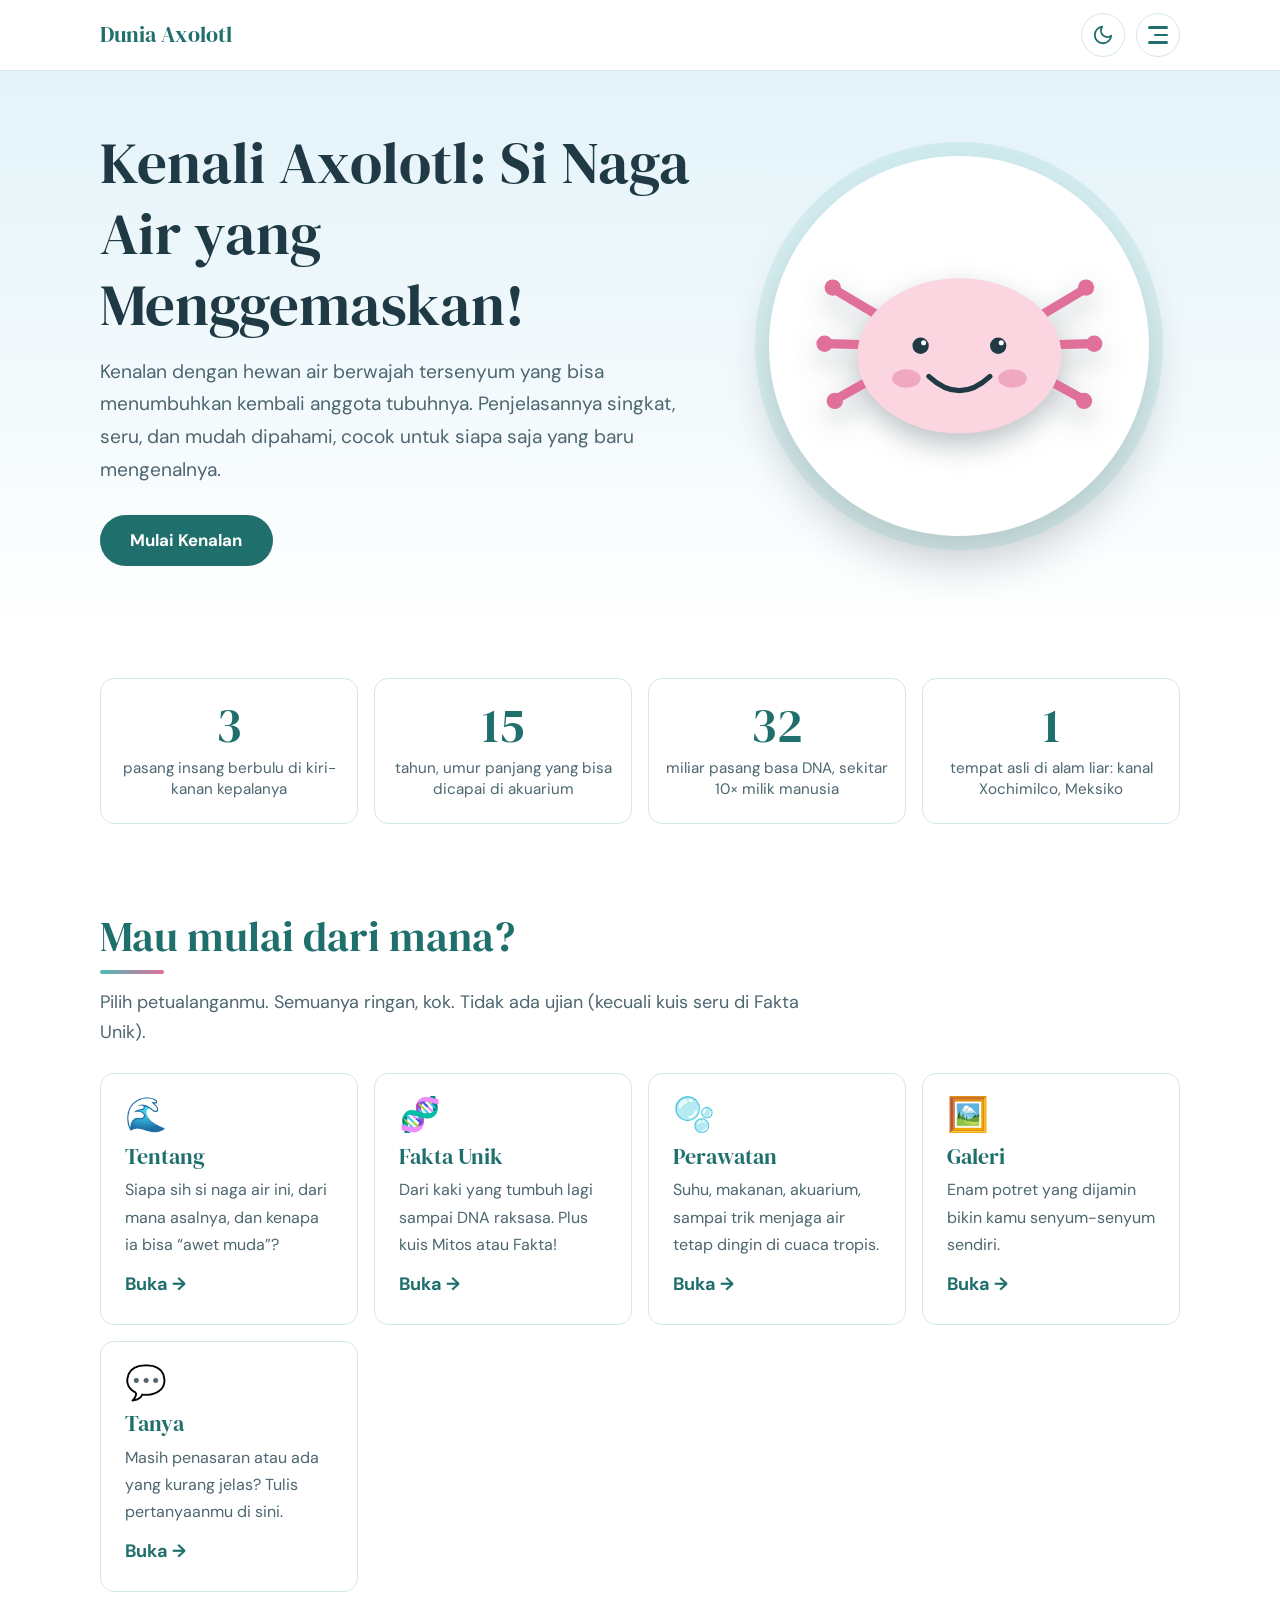
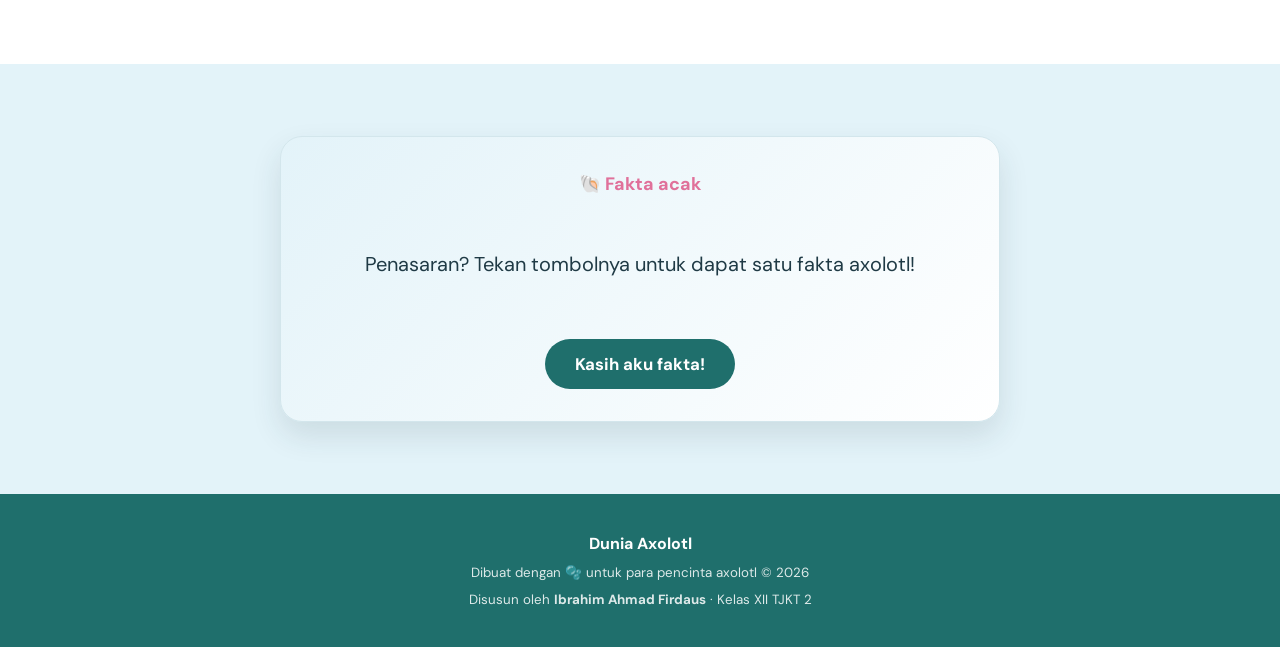
<file: index.html>
<!DOCTYPE html>
<html lang="id">
<head>
  <meta charset="UTF-8">
  <!-- Agar tampilan menyesuaikan layar HP -->
  <meta name="viewport" content="width=device-width, initial-scale=1">
  <title>Kenali Axolotl: Si Naga Air yang Menggemaskan</title>
  <meta name="description" content="Kenalan dengan axolotl, hewan air berwajah tersenyum yang bisa menumbuhkan kembali anggota tubuhnya. Penjelasan singkat, seru, dan mudah dipahami.">

  <!-- Font: DM Serif Display (judul) + DM Sans (isi). Ada font cadangan jika Google Fonts gagal dimuat. -->
  <link rel="preconnect" href="https://fonts.googleapis.com">
  <link href="https://fonts.googleapis.com/css2?family=DM+Sans:wght@400;500;700&family=DM+Serif+Display&display=swap" rel="stylesheet">

  <!-- CSS eksternal (satu file untuk semua halaman) -->
  <link rel="stylesheet" href="style.css?v=6">

  <!-- JavaScript eksternal: dimuat di head agar tema terpasang lebih dulu (anti-kedip) -->
  <script src="script.js?v=6"></script>
</head>

<body>

  <!-- Bar progres membaca -->
  <div class="progress" id="progress" aria-hidden="true"></div>

  <!-- ===== NAVIGASI ===== -->
  <header class="nav">
    <div class="wrap">
      <a class="logo" href="index.html">Dunia Axolotl</a>
      <div class="nav-right">
        <!-- Tombol gelap/terang -->
        <button class="theme-toggle" id="themeToggle" type="button" aria-label="Ganti ke mode gelap" aria-pressed="false">
          <svg class="icon-moon" viewBox="0 0 24 24" aria-hidden="true"><path d="M21 12.8A9 9 0 1 1 11.2 3a7 7 0 0 0 9.8 9.8z"/></svg>
          <svg class="icon-sun" viewBox="0 0 24 24" aria-hidden="true"><circle cx="12" cy="12" r="4"/><path d="M12 2v2M12 20v2M4.9 4.9l1.4 1.4M17.7 17.7l1.4 1.4M2 12h2M20 12h2M4.9 19.1l1.4-1.4M17.7 6.3l1.4-1.4"/></svg>
        </button>
        <!-- Tombol menu (tiga garis) -->
        <button class="menu-btn" id="menuBtn" type="button" aria-label="Buka menu" aria-expanded="false" aria-controls="menu">
          <span class="bars" aria-hidden="true"><i></i><i></i><i></i></span>
        </button>
      </div>
    </div>
  </header>

  <!-- Latar gelap di belakang menu (klik untuk menutup) -->
  <div class="menu-overlay" id="menuOverlay" aria-hidden="true"></div>

  <!-- Menu samping: setiap pilihan membuka halaman sendiri -->
  <nav class="drawer" id="menu" aria-label="Menu utama">
    <div class="drawer-head">
      <span class="drawer-title">Menu</span>
      <button class="menu-close" id="menuClose" type="button" aria-label="Tutup menu">
        <svg viewBox="0 0 24 24" aria-hidden="true"><path d="M6 6l12 12M18 6L6 18"/></svg>
      </button>
    </div>
    <ul>
      <li style="--i:0"><a href="index.html" class="active" aria-current="page">Beranda</a></li>
      <li style="--i:1"><a href="tentang.html">Tentang</a></li>
      <li style="--i:2"><a href="fakta.html">Fakta Unik</a></li>
      <li style="--i:3"><a href="perawatan.html">Perawatan</a></li>
      <li style="--i:4"><a href="galeri.html">Galeri</a></li>
      <li style="--i:5"><a href="tanya.html">Tanya</a></li>
      <li style="--i:6"><a class="menu-login" href="login.html">Masuk</a></li>
    </ul>
  </nav>

  <main id="atas">
    <!-- ===== HERO ===== -->
    <section class="hero">
      <!-- Gelembung air dekoratif (animasi CSS) -->
      <span class="bubble" aria-hidden="true" style="--s:18px;--l:8%;--t:9s;--dl:0s"></span>
      <span class="bubble" aria-hidden="true" style="--s:30px;--l:22%;--t:12s;--dl:2s"></span>
      <span class="bubble" aria-hidden="true" style="--s:14px;--l:45%;--t:8s;--dl:4s"></span>
      <span class="bubble" aria-hidden="true" style="--s:26px;--l:68%;--t:11s;--dl:1s"></span>
      <span class="bubble" aria-hidden="true" style="--s:20px;--l:84%;--t:10s;--dl:3s"></span>
      <span class="bubble" aria-hidden="true" style="--s:12px;--l:93%;--t:7s;--dl:5s"></span>
      <div class="wrap">
        <div>
          <h1>Kenali Axolotl: Si Naga Air yang Menggemaskan!</h1>
          <p>Kenalan dengan hewan air berwajah tersenyum yang bisa menumbuhkan kembali anggota tubuhnya. Penjelasannya singkat, seru, dan mudah dipahami, cocok untuk siapa saja yang baru mengenalnya.</p>
          <a class="btn" href="tentang.html">Mulai Kenalan</a>
        </div>

        <!-- Ilustrasi SVG (tidak perlu file gambar). Insang (.gill) dan mata (.eye) dianimasikan lewat CSS. -->
        <div class="art">
          <svg viewBox="0 0 320 260" role="img" aria-label="Ilustrasi kepala axolotl yang tersenyum">
            <g class="gill left g1"><line x1="105" y1="115" x2="38" y2="75"  stroke="#e0709a" stroke-width="9" stroke-linecap="round"/><circle cx="36" cy="73" r="8" fill="#e0709a"/></g>
            <g class="gill left g2"><line x1="102" y1="130" x2="30" y2="128" stroke="#e0709a" stroke-width="9" stroke-linecap="round"/><circle cx="28" cy="128" r="8" fill="#e0709a"/></g>
            <g class="gill left g3"><line x1="106" y1="145" x2="40" y2="182" stroke="#e0709a" stroke-width="9" stroke-linecap="round"/><circle cx="38" cy="184" r="8" fill="#e0709a"/></g>
            <g class="gill right g1"><line x1="215" y1="115" x2="282" y2="75"  stroke="#e0709a" stroke-width="9" stroke-linecap="round"/><circle cx="284" cy="73" r="8" fill="#e0709a"/></g>
            <g class="gill right g2"><line x1="218" y1="130" x2="290" y2="128" stroke="#e0709a" stroke-width="9" stroke-linecap="round"/><circle cx="292" cy="128" r="8" fill="#e0709a"/></g>
            <g class="gill right g3"><line x1="214" y1="145" x2="280" y2="182" stroke="#e0709a" stroke-width="9" stroke-linecap="round"/><circle cx="282" cy="184" r="8" fill="#e0709a"/></g>
            <ellipse cx="160" cy="140" rx="100" ry="76" fill="#fbd5e0"/>
            <ellipse cx="108" cy="162" rx="14" ry="9" fill="#e0709a" opacity=".45"/>
            <ellipse cx="212" cy="162" rx="14" ry="9" fill="#e0709a" opacity=".45"/>
            <g class="eye l"><circle cx="122" cy="130" r="8" fill="#1f3a45"/><circle cx="125" cy="127" r="2.5" fill="#fff"/></g>
            <g class="eye r"><circle cx="198" cy="130" r="8" fill="#1f3a45"/><circle cx="201" cy="127" r="2.5" fill="#fff"/></g>
            <path d="M130 160 Q160 188 190 160" fill="none" stroke="#1f3a45" stroke-width="5" stroke-linecap="round"/>
          </svg>
        </div>
      </div>
    </section>

    <!-- ===== ANGKA-ANGKA UNIK ===== -->
    <section class="stats" aria-label="Angka-angka tentang axolotl">
      <div class="wrap">
        <div class="stat"><b data-count="3">3</b><span>pasang insang berbulu di kiri-kanan kepalanya</span></div>
        <div class="stat"><b data-count="15">15</b><span>tahun, umur panjang yang bisa dicapai di akuarium</span></div>
        <div class="stat"><b data-count="32">32</b><span>miliar pasang basa DNA, sekitar 10× milik manusia</span></div>
        <div class="stat"><b data-count="1">1</b><span>tempat asli di alam liar: kanal Xochimilco, Meksiko</span></div>
      </div>
    </section>

    <!-- ===== MAU MULAI DARI MANA? ===== -->
    <section class="explore">
      <div class="wrap">
        <div class="sec-head">
          <h2>Mau mulai dari mana?</h2>
          <p class="lead">Pilih petualanganmu. Semuanya ringan, kok. Tidak ada ujian (kecuali kuis seru di Fakta Unik).</p>
        </div>
        <div class="explore-grid">
          <a class="explore-card" href="tentang.html"><span class="ec-emoji" aria-hidden="true">🌊</span><h3>Tentang</h3><p>Siapa sih si naga air ini, dari mana asalnya, dan kenapa ia bisa “awet muda”?</p><span class="go">Buka →</span></a>
          <a class="explore-card" href="fakta.html"><span class="ec-emoji" aria-hidden="true">🧬</span><h3>Fakta Unik</h3><p>Dari kaki yang tumbuh lagi sampai DNA raksasa. Plus kuis Mitos atau Fakta!</p><span class="go">Buka →</span></a>
          <a class="explore-card" href="perawatan.html"><span class="ec-emoji" aria-hidden="true">🫧</span><h3>Perawatan</h3><p>Suhu, makanan, akuarium, sampai trik menjaga air tetap dingin di cuaca tropis.</p><span class="go">Buka →</span></a>
          <a class="explore-card" href="galeri.html"><span class="ec-emoji" aria-hidden="true">🖼️</span><h3>Galeri</h3><p>Enam potret yang dijamin bikin kamu senyum-senyum sendiri.</p><span class="go">Buka →</span></a>
          <a class="explore-card" href="tanya.html"><span class="ec-emoji" aria-hidden="true">💬</span><h3>Tanya</h3><p>Masih penasaran atau ada yang kurang jelas? Tulis pertanyaanmu di sini.</p><span class="go">Buka →</span></a>
        </div>
      </div>
    </section>

    <!-- ===== FAKTA ACAK ===== -->
    <section class="alt">
      <div class="wrap">
        <div class="rf-card">
          <p class="rf-label">🐚 Fakta acak</p>
          <p class="rf-text" id="rfText" aria-live="polite">Penasaran? Tekan tombolnya untuk dapat satu fakta axolotl!</p>
          <button class="btn" id="rfBtn" type="button">Kasih aku fakta!</button>
        </div>
      </div>
    </section>

  </main>

  <!-- ===== FOOTER ===== -->
  <footer>
  <strong>Dunia Axolotl</strong>
  <small>Dibuat dengan 🫧 untuk para pencinta axolotl &copy; <span id="tahun"></span></small>
  <small class="pembuat">Disusun oleh <strong>Ibrahim Ahmad Firdaus</strong> · Kelas XII TJKT 2</small>
  </footer>

  <!-- Tombol kembali ke atas (muncul setelah halaman di-scroll) -->
  <button class="to-top" id="toTop" type="button" aria-label="Kembali ke atas">
    <svg viewBox="0 0 24 24" aria-hidden="true"><path d="M12 19V5M5 12l7-7 7 7"/></svg>
  </button>

</body>
</html>
</file>
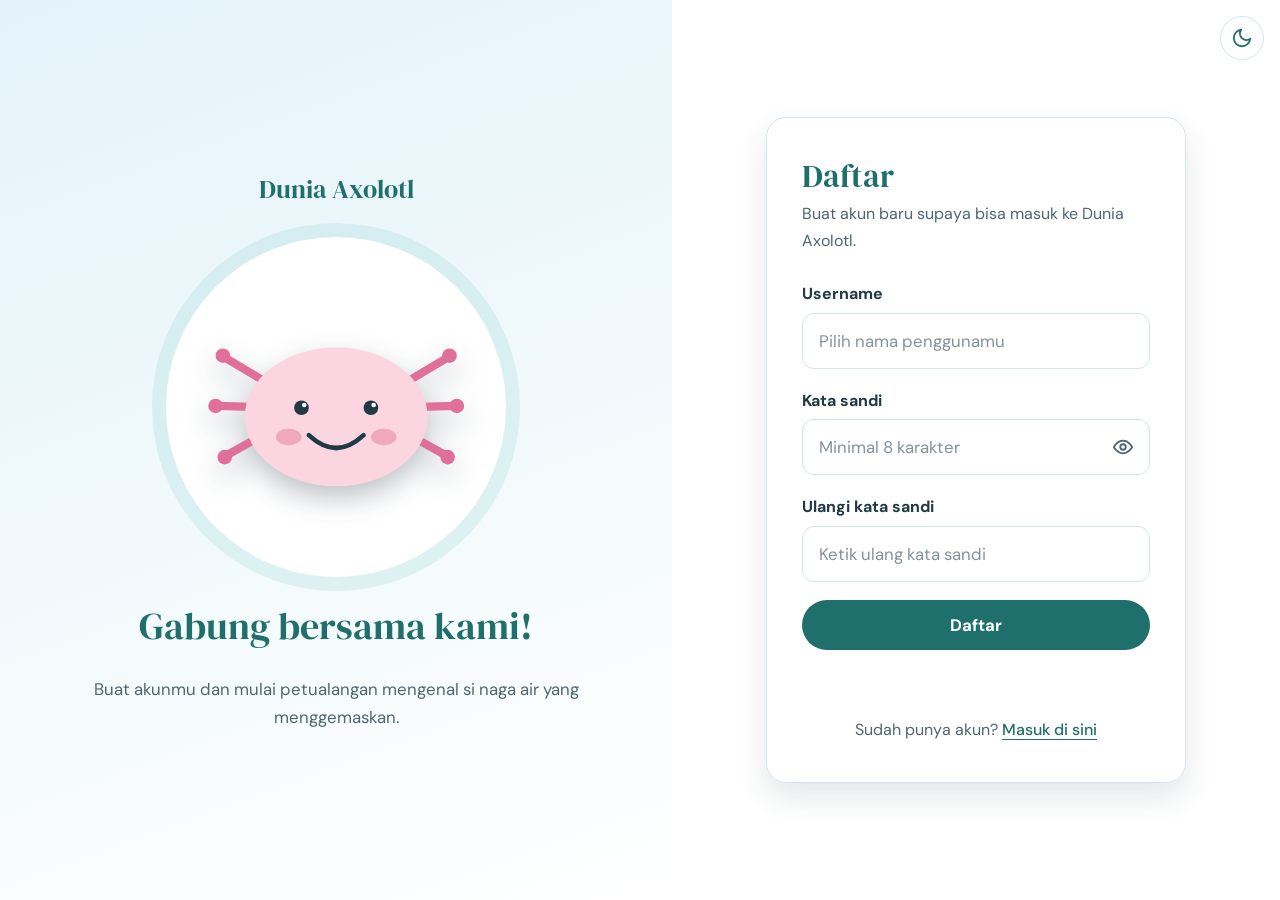
<file: daftar.html>
<!DOCTYPE html>
<html lang="id">
<head>
  <meta charset="UTF-8">
  <meta name="viewport" content="width=device-width, initial-scale=1">
  <title>Daftar | Dunia Axolotl</title>

  <link rel="preconnect" href="https://fonts.googleapis.com">
  <link href="https://fonts.googleapis.com/css2?family=DM+Sans:wght@400;500;700&family=DM+Serif+Display&display=swap" rel="stylesheet">

  <!-- CSS eksternal (satu file untuk semua halaman) -->
  <link rel="stylesheet" href="style.css?v=6">

  <!-- JavaScript eksternal: dimuat di head agar tema terpasang lebih dulu (anti-kedip) -->
  <script src="script.js?v=6"></script>
</head>

<body>

  <!-- Tombol gelap/terang -->
  <button class="theme-toggle floating" id="themeToggle" type="button" aria-label="Ganti ke mode gelap" aria-pressed="false">
    <svg class="icon-moon" viewBox="0 0 24 24" aria-hidden="true"><path d="M21 12.8A9 9 0 1 1 11.2 3a7 7 0 0 0 9.8 9.8z"/></svg>
    <svg class="icon-sun" viewBox="0 0 24 24" aria-hidden="true"><circle cx="12" cy="12" r="4"/><path d="M12 2v2M12 20v2M4.9 4.9l1.4 1.4M17.7 17.7l1.4 1.4M2 12h2M20 12h2M4.9 19.1l1.4-1.4M17.7 6.3l1.4-1.4"/></svg>
  </button>

  <main class="login-page">

    <!-- ===== PANEL SAMBUTAN ===== -->
    <aside class="login-side">
      <span class="bubble" aria-hidden="true" style="--s:18px;--l:10%;--t:9s;--dl:0s"></span>
      <span class="bubble" aria-hidden="true" style="--s:28px;--l:35%;--t:12s;--dl:2s"></span>
      <span class="bubble" aria-hidden="true" style="--s:14px;--l:62%;--t:8s;--dl:4s"></span>
      <span class="bubble" aria-hidden="true" style="--s:24px;--l:85%;--t:11s;--dl:1s"></span>

      <a class="logo" href="index.html">Dunia Axolotl</a>
      <div class="art">
        <svg viewBox="0 0 320 260" aria-hidden="true">
        <g class="gill left g1"><line x1="105" y1="115" x2="38" y2="75"  stroke="#e0709a" stroke-width="9" stroke-linecap="round"/><circle cx="36" cy="73" r="8" fill="#e0709a"/></g>
        <g class="gill left g2"><line x1="102" y1="130" x2="30" y2="128" stroke="#e0709a" stroke-width="9" stroke-linecap="round"/><circle cx="28" cy="128" r="8" fill="#e0709a"/></g>
        <g class="gill left g3"><line x1="106" y1="145" x2="40" y2="182" stroke="#e0709a" stroke-width="9" stroke-linecap="round"/><circle cx="38" cy="184" r="8" fill="#e0709a"/></g>
        <g class="gill right g1"><line x1="215" y1="115" x2="282" y2="75"  stroke="#e0709a" stroke-width="9" stroke-linecap="round"/><circle cx="284" cy="73" r="8" fill="#e0709a"/></g>
        <g class="gill right g2"><line x1="218" y1="130" x2="290" y2="128" stroke="#e0709a" stroke-width="9" stroke-linecap="round"/><circle cx="292" cy="128" r="8" fill="#e0709a"/></g>
        <g class="gill right g3"><line x1="214" y1="145" x2="280" y2="182" stroke="#e0709a" stroke-width="9" stroke-linecap="round"/><circle cx="282" cy="184" r="8" fill="#e0709a"/></g>
        <ellipse cx="160" cy="140" rx="100" ry="76" fill="#fbd5e0"/>
        <ellipse cx="108" cy="162" rx="14" ry="9" fill="#e0709a" opacity=".45"/>
        <ellipse cx="212" cy="162" rx="14" ry="9" fill="#e0709a" opacity=".45"/>
        <g class="eye l"><circle cx="122" cy="130" r="8" fill="#1f3a45"/><circle cx="125" cy="127" r="2.5" fill="#fff"/></g>
        <g class="eye r"><circle cx="198" cy="130" r="8" fill="#1f3a45"/><circle cx="201" cy="127" r="2.5" fill="#fff"/></g>
        <path d="M130 160 Q160 188 190 160" fill="none" stroke="#1f3a45" stroke-width="5" stroke-linecap="round"/>
          </svg>
      </div>
      <h2>Gabung bersama kami!</h2>
      <p class="tagline">Buat akunmu dan mulai petualangan mengenal si naga air yang menggemaskan.</p>
    </aside>

    <!-- ===== FORMULIR DAFTAR ===== -->
    <div class="login-main">
      <div class="login-card" id="registerCard">
        <h1>Daftar</h1>
        <p class="sub">Buat akun baru supaya bisa masuk ke Dunia Axolotl.</p>

        <!-- novalidate: pesan kesalahan diatur sendiri oleh script.js agar berbahasa Indonesia -->
        <form id="registerForm" novalidate>
          <div class="field">
            <label for="regUsername">Username</label>
            <input type="text" id="regUsername" name="username" placeholder="Pilih nama penggunamu" autocomplete="username" autocapitalize="none" autocorrect="off" spellcheck="false" required aria-describedby="regUsername-error">
            <p class="error" id="regUsername-error"></p>
          </div>

          <div class="field">
            <label for="regPassword">Kata sandi</label>
            <div class="input-wrap">
              <input type="password" id="regPassword" name="password" placeholder="Minimal 8 karakter" autocomplete="new-password" required aria-describedby="regPassword-error">
              <button type="button" class="pw-toggle" id="pwToggle" aria-label="Tampilkan kata sandi" aria-pressed="false">
                <svg class="icon-show" viewBox="0 0 24 24" aria-hidden="true"><path d="M2 12s3.6-7 10-7 10 7 10 7-3.6 7-10 7S2 12 2 12z"/><circle cx="12" cy="12" r="3"/></svg>
                <svg class="icon-hide" viewBox="0 0 24 24" aria-hidden="true"><path d="M3 3l18 18M10.6 6.1A10 10 0 0 1 12 5c6.4 0 10 7 10 7a17 17 0 0 1-3.2 4.1M6.6 6.6A17 17 0 0 0 2 12s3.6 7 10 7a9.7 9.7 0 0 0 4.4-1M9.9 9.9a3 3 0 0 0 4.2 4.2"/></svg>
              </button>
            </div>
            <p class="error" id="regPassword-error"></p>
          </div>

          <div class="field">
            <label for="regConfirm">Ulangi kata sandi</label>
            <input type="password" id="regConfirm" name="confirm" placeholder="Ketik ulang kata sandi" autocomplete="new-password" required aria-describedby="regConfirm-error">
            <p class="error" id="regConfirm-error"></p>
          </div>

          <button type="submit" class="btn submit" id="regBtn">Daftar</button>
          <p class="form-status" id="regStatus" role="status" aria-live="polite"></p>
        </form>

        <p class="signup">Sudah punya akun? <a class="link" href="login.html">Masuk di sini</a></p>
      </div>
    </div>
  </main>

</body>
</html>
</file>
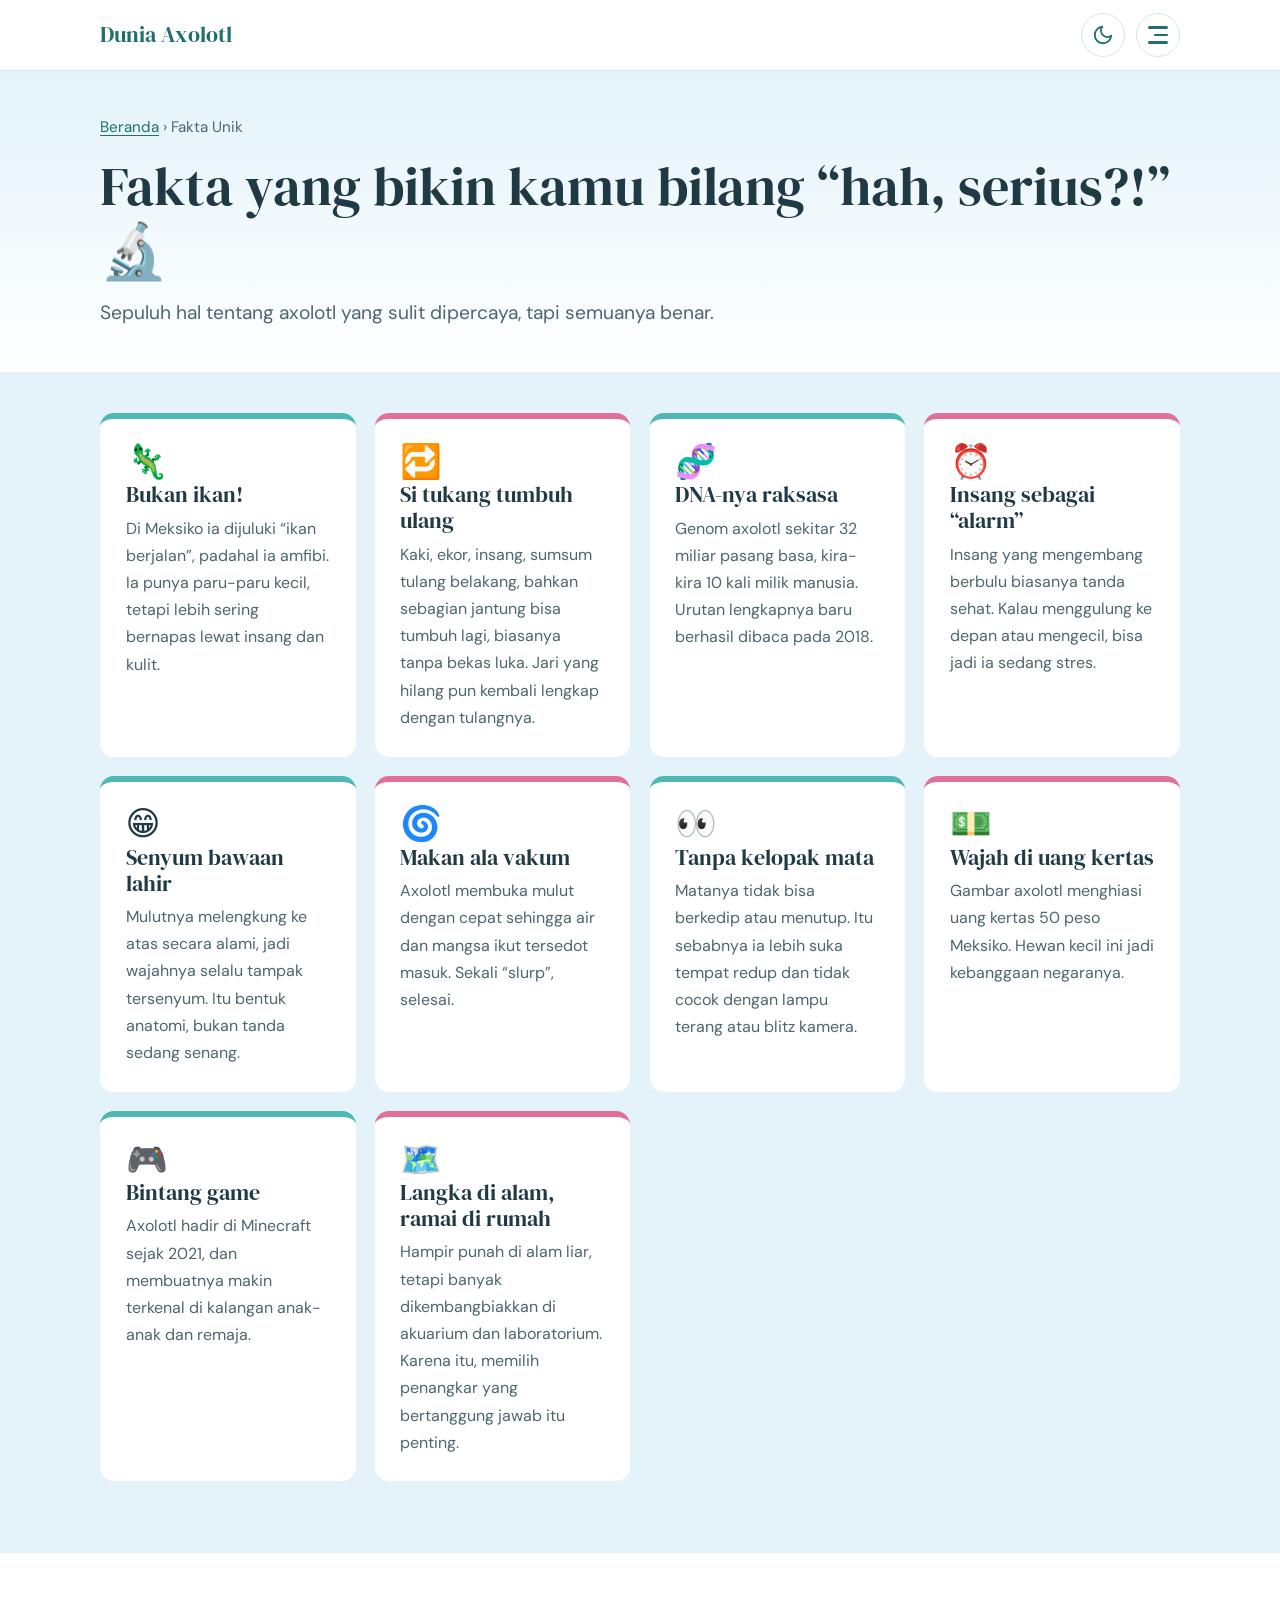
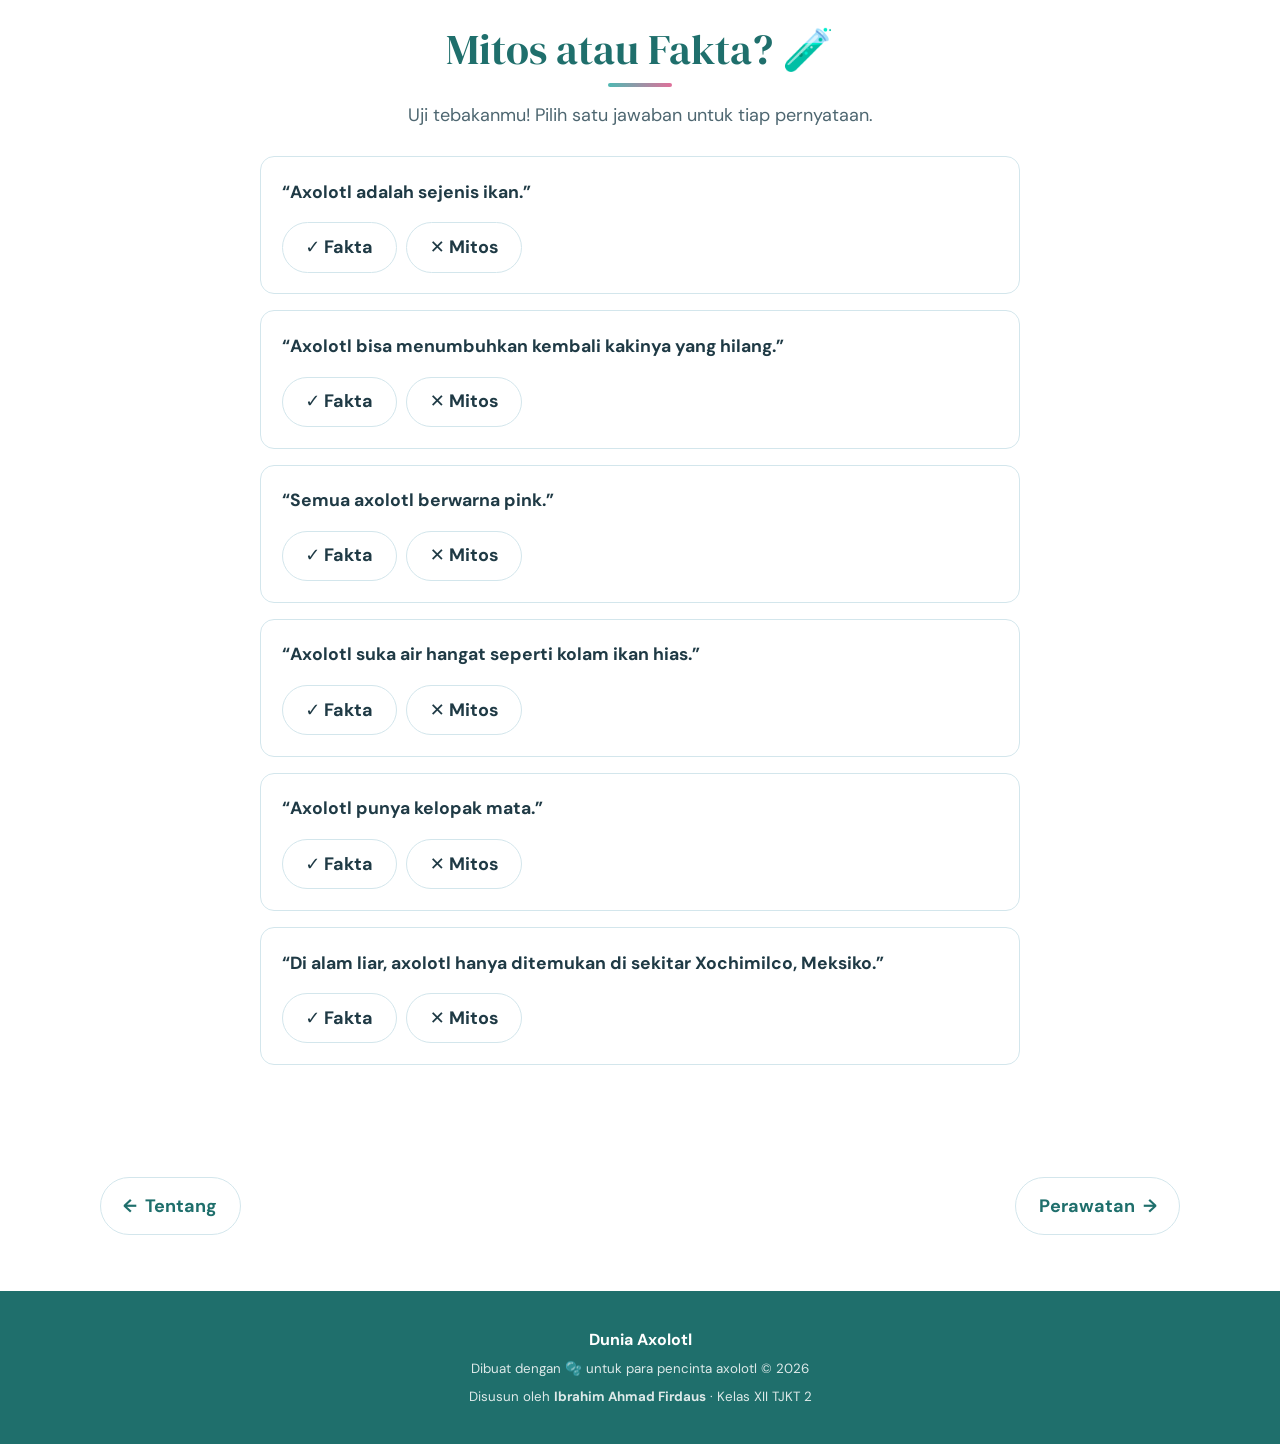
<file: fakta.html>
<!DOCTYPE html>
<html lang="id">
<head>
  <meta charset="UTF-8">
  <!-- Agar tampilan menyesuaikan layar HP -->
  <meta name="viewport" content="width=device-width, initial-scale=1">
  <title>Fakta Unik Axolotl | Dunia Axolotl</title>
  <meta name="description" content="Sepuluh fakta unik axolotl dan kuis Mitos atau Fakta yang seru untuk menguji pengetahuanmu.">

  <!-- Font: DM Serif Display (judul) + DM Sans (isi). Ada font cadangan jika Google Fonts gagal dimuat. -->
  <link rel="preconnect" href="https://fonts.googleapis.com">
  <link href="https://fonts.googleapis.com/css2?family=DM+Sans:wght@400;500;700&family=DM+Serif+Display&display=swap" rel="stylesheet">

  <!-- CSS eksternal (satu file untuk semua halaman) -->
  <link rel="stylesheet" href="style.css?v=6">

  <!-- JavaScript eksternal: dimuat di head agar tema terpasang lebih dulu (anti-kedip) -->
  <script src="script.js?v=6"></script>
</head>

<body>

  <!-- Bar progres membaca -->
  <div class="progress" id="progress" aria-hidden="true"></div>

  <!-- ===== NAVIGASI ===== -->
  <header class="nav">
    <div class="wrap">
      <a class="logo" href="index.html">Dunia Axolotl</a>
      <div class="nav-right">
        <!-- Tombol gelap/terang -->
        <button class="theme-toggle" id="themeToggle" type="button" aria-label="Ganti ke mode gelap" aria-pressed="false">
          <svg class="icon-moon" viewBox="0 0 24 24" aria-hidden="true"><path d="M21 12.8A9 9 0 1 1 11.2 3a7 7 0 0 0 9.8 9.8z"/></svg>
          <svg class="icon-sun" viewBox="0 0 24 24" aria-hidden="true"><circle cx="12" cy="12" r="4"/><path d="M12 2v2M12 20v2M4.9 4.9l1.4 1.4M17.7 17.7l1.4 1.4M2 12h2M20 12h2M4.9 19.1l1.4-1.4M17.7 6.3l1.4-1.4"/></svg>
        </button>
        <!-- Tombol menu (tiga garis) -->
        <button class="menu-btn" id="menuBtn" type="button" aria-label="Buka menu" aria-expanded="false" aria-controls="menu">
          <span class="bars" aria-hidden="true"><i></i><i></i><i></i></span>
        </button>
      </div>
    </div>
  </header>

  <!-- Latar gelap di belakang menu (klik untuk menutup) -->
  <div class="menu-overlay" id="menuOverlay" aria-hidden="true"></div>

  <!-- Menu samping: setiap pilihan membuka halaman sendiri -->
  <nav class="drawer" id="menu" aria-label="Menu utama">
    <div class="drawer-head">
      <span class="drawer-title">Menu</span>
      <button class="menu-close" id="menuClose" type="button" aria-label="Tutup menu">
        <svg viewBox="0 0 24 24" aria-hidden="true"><path d="M6 6l12 12M18 6L6 18"/></svg>
      </button>
    </div>
    <ul>
      <li style="--i:0"><a href="index.html">Beranda</a></li>
      <li style="--i:1"><a href="tentang.html">Tentang</a></li>
      <li style="--i:2"><a href="fakta.html" class="active" aria-current="page">Fakta Unik</a></li>
      <li style="--i:3"><a href="perawatan.html">Perawatan</a></li>
      <li style="--i:4"><a href="galeri.html">Galeri</a></li>
      <li style="--i:5"><a href="tanya.html">Tanya</a></li>
      <li style="--i:6"><a class="menu-login" href="login.html">Masuk</a></li>
    </ul>
  </nav>

  <main id="atas">
    <section class="page-hero">
      <span class="bubble" aria-hidden="true" style="--s:16px;--l:8%;--t:10s;--dl:0s"></span>
      <span class="bubble" aria-hidden="true" style="--s:26px;--l:30%;--t:13s;--dl:3s"></span>
      <span class="bubble" aria-hidden="true" style="--s:14px;--l:58%;--t:9s;--dl:5s"></span>
      <span class="bubble" aria-hidden="true" style="--s:22px;--l:80%;--t:12s;--dl:1s"></span>
      <div class="wrap">
        <p class="crumb"><a href="index.html">Beranda</a> › Fakta Unik</p>
        <h1>Fakta yang bikin kamu bilang “hah, serius?!” <span class="emoji" aria-hidden="true">🔬</span></h1>
        <p class="lead">Sepuluh hal tentang axolotl yang sulit dipercaya, tapi semuanya benar.</p>
      </div>
    </section>

    <!-- ===== KARTU FAKTA ===== -->
    <section class="facts">
      <div class="wrap">
        <div class="grid">
          <article class="card"><span class="card-emoji" aria-hidden="true">🦎</span><h3>Bukan ikan!</h3><p>Di Meksiko ia dijuluki “ikan berjalan”, padahal ia amfibi. Ia punya paru-paru kecil, tetapi lebih sering bernapas lewat insang dan kulit.</p></article>
          <article class="card"><span class="card-emoji" aria-hidden="true">🔁</span><h3>Si tukang tumbuh ulang</h3><p>Kaki, ekor, insang, sumsum tulang belakang, bahkan sebagian jantung bisa tumbuh lagi, biasanya tanpa bekas luka. Jari yang hilang pun kembali lengkap dengan tulangnya.</p></article>
          <article class="card"><span class="card-emoji" aria-hidden="true">🧬</span><h3>DNA-nya raksasa</h3><p>Genom axolotl sekitar 32 miliar pasang basa, kira-kira 10 kali milik manusia. Urutan lengkapnya baru berhasil dibaca pada 2018.</p></article>
          <article class="card"><span class="card-emoji" aria-hidden="true">⏰</span><h3>Insang sebagai “alarm”</h3><p>Insang yang mengembang berbulu biasanya tanda sehat. Kalau menggulung ke depan atau mengecil, bisa jadi ia sedang stres.</p></article>
          <article class="card"><span class="card-emoji" aria-hidden="true">😁</span><h3>Senyum bawaan lahir</h3><p>Mulutnya melengkung ke atas secara alami, jadi wajahnya selalu tampak tersenyum. Itu bentuk anatomi, bukan tanda sedang senang.</p></article>
          <article class="card"><span class="card-emoji" aria-hidden="true">🌀</span><h3>Makan ala vakum</h3><p>Axolotl membuka mulut dengan cepat sehingga air dan mangsa ikut tersedot masuk. Sekali “slurp”, selesai.</p></article>
          <article class="card"><span class="card-emoji" aria-hidden="true">👀</span><h3>Tanpa kelopak mata</h3><p>Matanya tidak bisa berkedip atau menutup. Itu sebabnya ia lebih suka tempat redup dan tidak cocok dengan lampu terang atau blitz kamera.</p></article>
          <article class="card"><span class="card-emoji" aria-hidden="true">💵</span><h3>Wajah di uang kertas</h3><p>Gambar axolotl menghiasi uang kertas 50 peso Meksiko. Hewan kecil ini jadi kebanggaan negaranya.</p></article>
          <article class="card"><span class="card-emoji" aria-hidden="true">🎮</span><h3>Bintang game</h3><p>Axolotl hadir di Minecraft sejak 2021, dan membuatnya makin terkenal di kalangan anak-anak dan remaja.</p></article>
          <article class="card"><span class="card-emoji" aria-hidden="true">🗺️</span><h3>Langka di alam, ramai di rumah</h3><p>Hampir punah di alam liar, tetapi banyak dikembangbiakkan di akuarium dan laboratorium. Karena itu, memilih penangkar yang bertanggung jawab itu penting.</p></article>
        </div>
      </div>
    </section>

    <!-- ===== KUIS ===== -->
    <section>
      <div class="wrap">
        <div class="sec-head" style="text-align:center">
          <h2>Mitos atau Fakta? 🧪</h2>
          <p class="lead" style="margin-inline:auto">Uji tebakanmu! Pilih satu jawaban untuk tiap pernyataan.</p>
        </div>
        <div class="quiz">
          <div class="q" data-jawab="mitos">
            <p class="stmt">“Axolotl adalah sejenis ikan.”</p>
            <div class="opts"><button class="opt" type="button" data-pilih="fakta">✓ Fakta</button><button class="opt" type="button" data-pilih="mitos">✕ Mitos</button></div>
            <p class="expl" hidden><strong class="hasil"></strong>Axolotl adalah amfibi, tepatnya salamander. Julukan “ikan berjalan” itu menyesatkan.</p>
          </div>
          <div class="q" data-jawab="fakta">
            <p class="stmt">“Axolotl bisa menumbuhkan kembali kakinya yang hilang.”</p>
            <div class="opts"><button class="opt" type="button" data-pilih="fakta">✓ Fakta</button><button class="opt" type="button" data-pilih="mitos">✕ Mitos</button></div>
            <p class="expl" hidden><strong class="hasil"></strong>Kaki bisa tumbuh lagi lengkap dengan tulang, otot, dan jarinya. Itulah kenapa ilmuwan menelitinya.</p>
          </div>
          <div class="q" data-jawab="mitos">
            <p class="stmt">“Semua axolotl berwarna pink.”</p>
            <div class="opts"><button class="opt" type="button" data-pilih="fakta">✓ Fakta</button><button class="opt" type="button" data-pilih="mitos">✕ Mitos</button></div>
            <p class="expl" hidden><strong class="hasil"></strong>Pink hanyalah salah satu varian. Di alam liar kebanyakan axolotl berwarna cokelat atau zaitun gelap.</p>
          </div>
          <div class="q" data-jawab="mitos">
            <p class="stmt">“Axolotl suka air hangat seperti kolam ikan hias.”</p>
            <div class="opts"><button class="opt" type="button" data-pilih="fakta">✓ Fakta</button><button class="opt" type="button" data-pilih="mitos">✕ Mitos</button></div>
            <p class="expl" hidden><strong class="hasil"></strong>Ia suka air sejuk, sekitar 16–18 °C. Air yang terlalu hangat bisa membuatnya stres dan sakit.</p>
          </div>
          <div class="q" data-jawab="mitos">
            <p class="stmt">“Axolotl punya kelopak mata.”</p>
            <div class="opts"><button class="opt" type="button" data-pilih="fakta">✓ Fakta</button><button class="opt" type="button" data-pilih="mitos">✕ Mitos</button></div>
            <p class="expl" hidden><strong class="hasil"></strong>Axolotl tidak punya kelopak mata, sehingga cahaya terang kurang cocok untuknya.</p>
          </div>
          <div class="q" data-jawab="fakta">
            <p class="stmt">“Di alam liar, axolotl hanya ditemukan di sekitar Xochimilco, Meksiko.”</p>
            <div class="opts"><button class="opt" type="button" data-pilih="fakta">✓ Fakta</button><button class="opt" type="button" data-pilih="mitos">✕ Mitos</button></div>
            <p class="expl" hidden><strong class="hasil"></strong>Benar. Kanal-kanal Xochimilco adalah rumah aslinya, dan di sanalah populasi liarnya tersisa.</p>
          </div>
          <div class="quiz-end" id="quizEnd" hidden>
            <p id="quizScore"></p>
            <button class="btn" id="quizReset" type="button">Main lagi ↻</button>
          </div>
        </div>
      </div>
    </section>

    <div class="wrap">
      <nav class="pager" aria-label="Navigasi halaman"><a class="prev" href="tentang.html"><span class="arr">←</span> Tentang</a><a class="next" href="perawatan.html">Perawatan <span class="arr">→</span></a></nav>
    </div>

  </main>

  <!-- ===== FOOTER ===== -->
  <footer>
  <strong>Dunia Axolotl</strong>
  <small>Dibuat dengan 🫧 untuk para pencinta axolotl &copy; <span id="tahun"></span></small>
  <small class="pembuat">Disusun oleh <strong>Ibrahim Ahmad Firdaus</strong> · Kelas XII TJKT 2</small>
  </footer>

  <!-- Tombol kembali ke atas (muncul setelah halaman di-scroll) -->
  <button class="to-top" id="toTop" type="button" aria-label="Kembali ke atas">
    <svg viewBox="0 0 24 24" aria-hidden="true"><path d="M12 19V5M5 12l7-7 7 7"/></svg>
  </button>

</body>
</html>
</file>
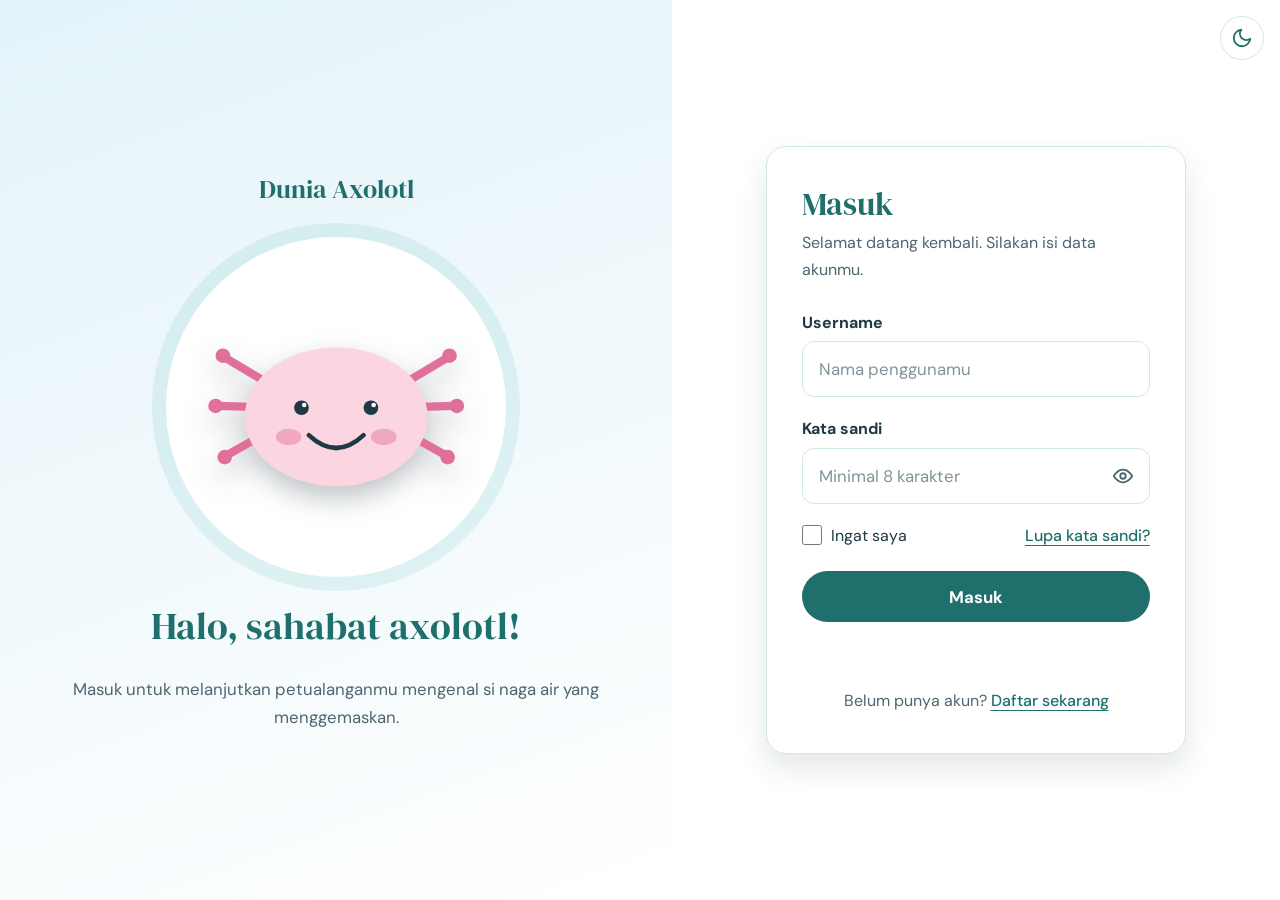
<file: login.html>
<!DOCTYPE html>
<html lang="id">
<head>
  <meta charset="UTF-8">
  <meta name="viewport" content="width=device-width, initial-scale=1">
  <title>Masuk | Dunia Axolotl</title>

  <link rel="preconnect" href="https://fonts.googleapis.com">
  <link href="https://fonts.googleapis.com/css2?family=DM+Sans:wght@400;500;700&family=DM+Serif+Display&display=swap" rel="stylesheet">

  <!-- CSS eksternal (satu file untuk semua halaman) -->
  <link rel="stylesheet" href="style.css?v=6">

  <!-- JavaScript eksternal: dimuat di head agar tema terpasang lebih dulu (anti-kedip) -->
  <script src="script.js?v=6"></script>
</head>

<body>

  <!-- Tombol gelap/terang -->
  <button class="theme-toggle floating" id="themeToggle" type="button" aria-label="Ganti ke mode gelap" aria-pressed="false">
    <svg class="icon-moon" viewBox="0 0 24 24" aria-hidden="true"><path d="M21 12.8A9 9 0 1 1 11.2 3a7 7 0 0 0 9.8 9.8z"/></svg>
    <svg class="icon-sun" viewBox="0 0 24 24" aria-hidden="true"><circle cx="12" cy="12" r="4"/><path d="M12 2v2M12 20v2M4.9 4.9l1.4 1.4M17.7 17.7l1.4 1.4M2 12h2M20 12h2M4.9 19.1l1.4-1.4M17.7 6.3l1.4-1.4"/></svg>
  </button>

  <main class="login-page">

    <!-- ===== PANEL SAMBUTAN ===== -->
    <aside class="login-side">
      <span class="bubble" aria-hidden="true" style="--s:18px;--l:10%;--t:9s;--dl:0s"></span>
      <span class="bubble" aria-hidden="true" style="--s:28px;--l:35%;--t:12s;--dl:2s"></span>
      <span class="bubble" aria-hidden="true" style="--s:14px;--l:62%;--t:8s;--dl:4s"></span>
      <span class="bubble" aria-hidden="true" style="--s:24px;--l:85%;--t:11s;--dl:1s"></span>

      <a class="logo" href="index.html">Dunia Axolotl</a>
      <div class="art">
        <svg viewBox="0 0 320 260" aria-hidden="true">
        <g class="gill left g1"><line x1="105" y1="115" x2="38" y2="75"  stroke="#e0709a" stroke-width="9" stroke-linecap="round"/><circle cx="36" cy="73" r="8" fill="#e0709a"/></g>
        <g class="gill left g2"><line x1="102" y1="130" x2="30" y2="128" stroke="#e0709a" stroke-width="9" stroke-linecap="round"/><circle cx="28" cy="128" r="8" fill="#e0709a"/></g>
        <g class="gill left g3"><line x1="106" y1="145" x2="40" y2="182" stroke="#e0709a" stroke-width="9" stroke-linecap="round"/><circle cx="38" cy="184" r="8" fill="#e0709a"/></g>
        <g class="gill right g1"><line x1="215" y1="115" x2="282" y2="75"  stroke="#e0709a" stroke-width="9" stroke-linecap="round"/><circle cx="284" cy="73" r="8" fill="#e0709a"/></g>
        <g class="gill right g2"><line x1="218" y1="130" x2="290" y2="128" stroke="#e0709a" stroke-width="9" stroke-linecap="round"/><circle cx="292" cy="128" r="8" fill="#e0709a"/></g>
        <g class="gill right g3"><line x1="214" y1="145" x2="280" y2="182" stroke="#e0709a" stroke-width="9" stroke-linecap="round"/><circle cx="282" cy="184" r="8" fill="#e0709a"/></g>
        <ellipse cx="160" cy="140" rx="100" ry="76" fill="#fbd5e0"/>
        <ellipse cx="108" cy="162" rx="14" ry="9" fill="#e0709a" opacity=".45"/>
        <ellipse cx="212" cy="162" rx="14" ry="9" fill="#e0709a" opacity=".45"/>
        <g class="eye l"><circle cx="122" cy="130" r="8" fill="#1f3a45"/><circle cx="125" cy="127" r="2.5" fill="#fff"/></g>
        <g class="eye r"><circle cx="198" cy="130" r="8" fill="#1f3a45"/><circle cx="201" cy="127" r="2.5" fill="#fff"/></g>
        <path d="M130 160 Q160 188 190 160" fill="none" stroke="#1f3a45" stroke-width="5" stroke-linecap="round"/>
          </svg>
      </div>
      <h2>Halo, sahabat axolotl!</h2>
      <p class="tagline">Masuk untuk melanjutkan petualanganmu mengenal si naga air yang menggemaskan.</p>
    </aside>

    <!-- ===== FORMULIR ===== -->
    <div class="login-main">
      <div class="login-card" id="loginCard">
        <h1>Masuk</h1>
        <p class="sub">Selamat datang kembali. Silakan isi data akunmu.</p>

        <!-- novalidate: pesan kesalahan diatur sendiri oleh script.js agar berbahasa Indonesia -->
        <form id="loginForm" novalidate>
          <div class="field">
            <label for="username">Username</label>
            <input type="text" id="username" name="username" placeholder="Nama penggunamu" autocomplete="username" autocapitalize="none" autocorrect="off" spellcheck="false" required aria-describedby="username-error">
            <p class="error" id="username-error"></p>
          </div>

          <div class="field">
            <label for="password">Kata sandi</label>
            <div class="input-wrap">
              <input type="password" id="password" name="password" placeholder="Minimal 8 karakter" autocomplete="current-password" required aria-describedby="password-error">
              <button type="button" class="pw-toggle" id="pwToggle" aria-label="Tampilkan kata sandi" aria-pressed="false">
                <svg class="icon-show" viewBox="0 0 24 24" aria-hidden="true"><path d="M2 12s3.6-7 10-7 10 7 10 7-3.6 7-10 7S2 12 2 12z"/><circle cx="12" cy="12" r="3"/></svg>
                <svg class="icon-hide" viewBox="0 0 24 24" aria-hidden="true"><path d="M3 3l18 18M10.6 6.1A10 10 0 0 1 12 5c6.4 0 10 7 10 7a17 17 0 0 1-3.2 4.1M6.6 6.6A17 17 0 0 0 2 12s3.6 7 10 7a9.7 9.7 0 0 0 4.4-1M9.9 9.9a3 3 0 0 0 4.2 4.2"/></svg>
              </button>
            </div>
            <p class="error" id="password-error"></p>
          </div>

          <div class="row">
            <label class="check"><input type="checkbox" id="ingat" name="ingat"> Ingat saya</label>
            <!-- Ganti "#" dengan halaman pemulihan sandi -->
            <a class="link" href="#">Lupa kata sandi?</a>
          </div>

          <button type="submit" class="btn submit" id="submitBtn">Masuk</button>
          <p class="form-status" id="status" role="status" aria-live="polite"></p>
        </form>

        <p class="signup">Belum punya akun? <a class="link" href="daftar.html">Daftar sekarang</a></p>
      </div>
    </div>
  </main>

</body>
</html>
</file>
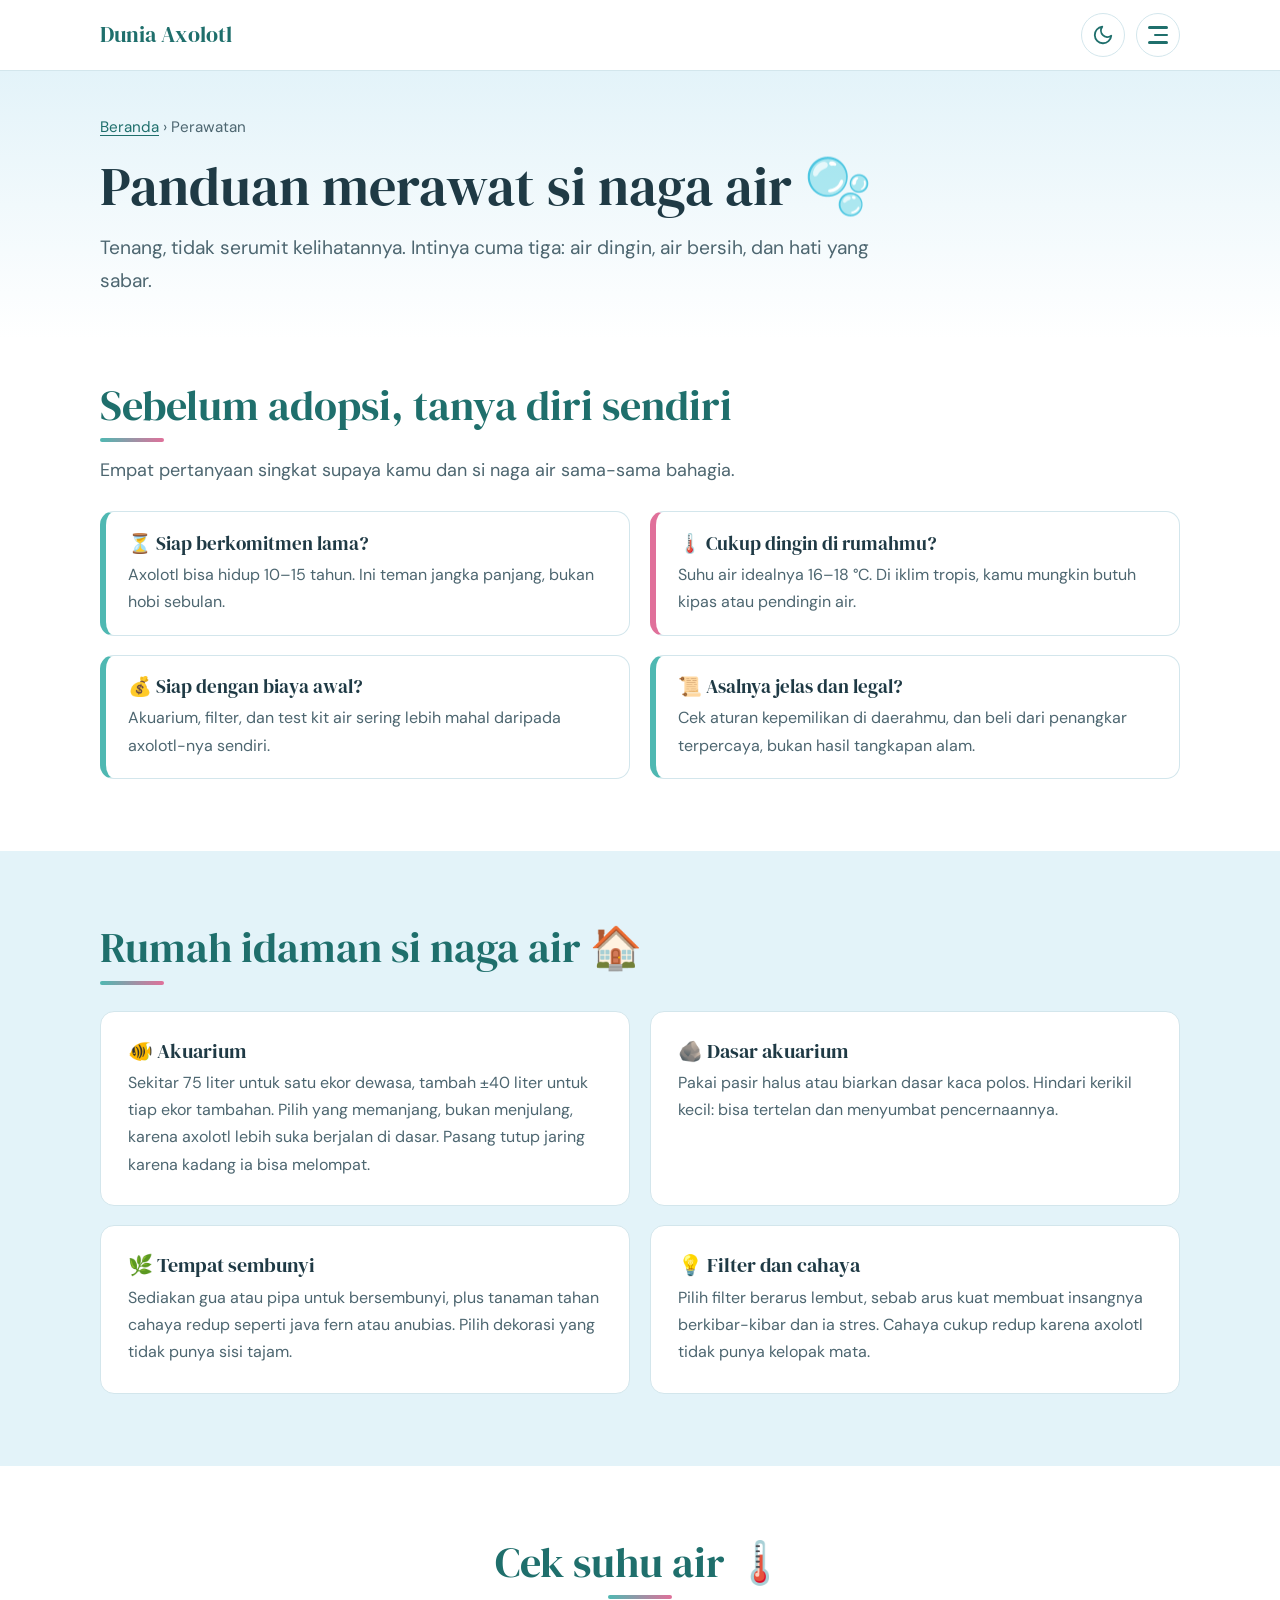
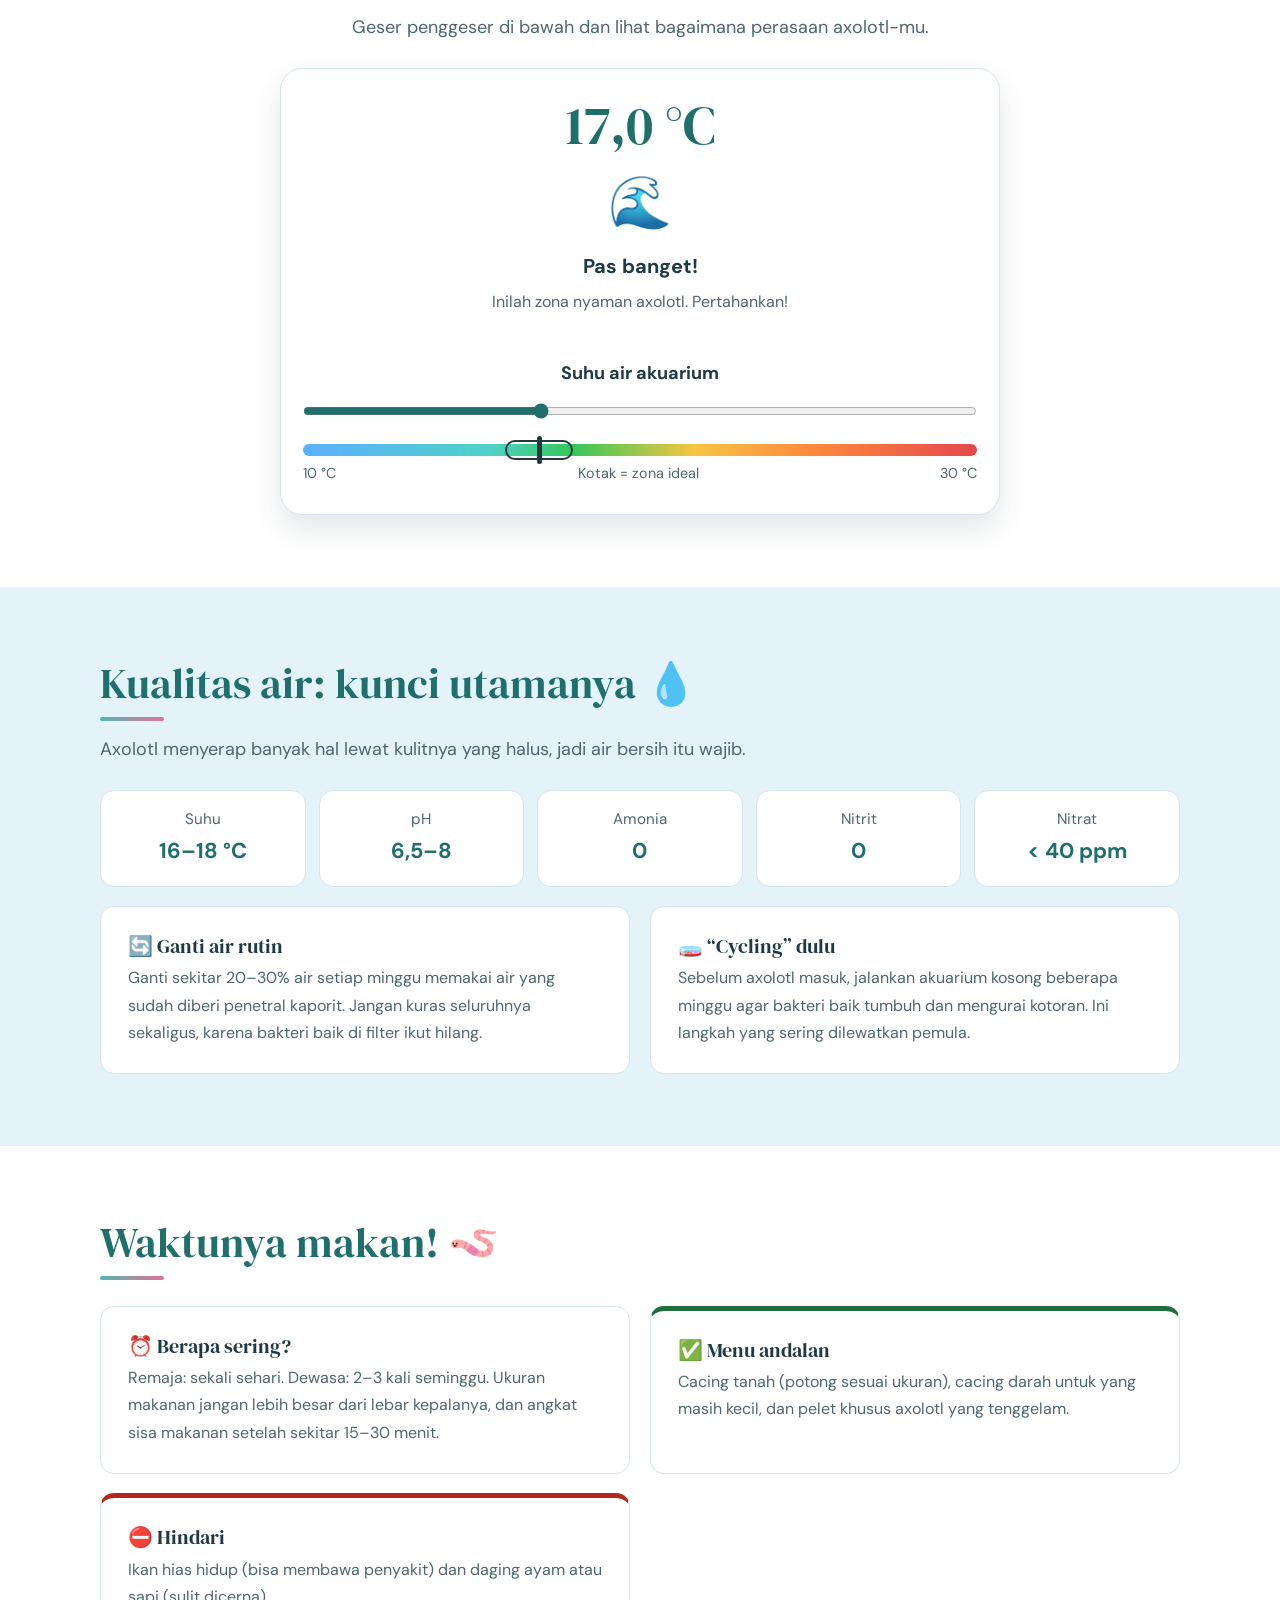
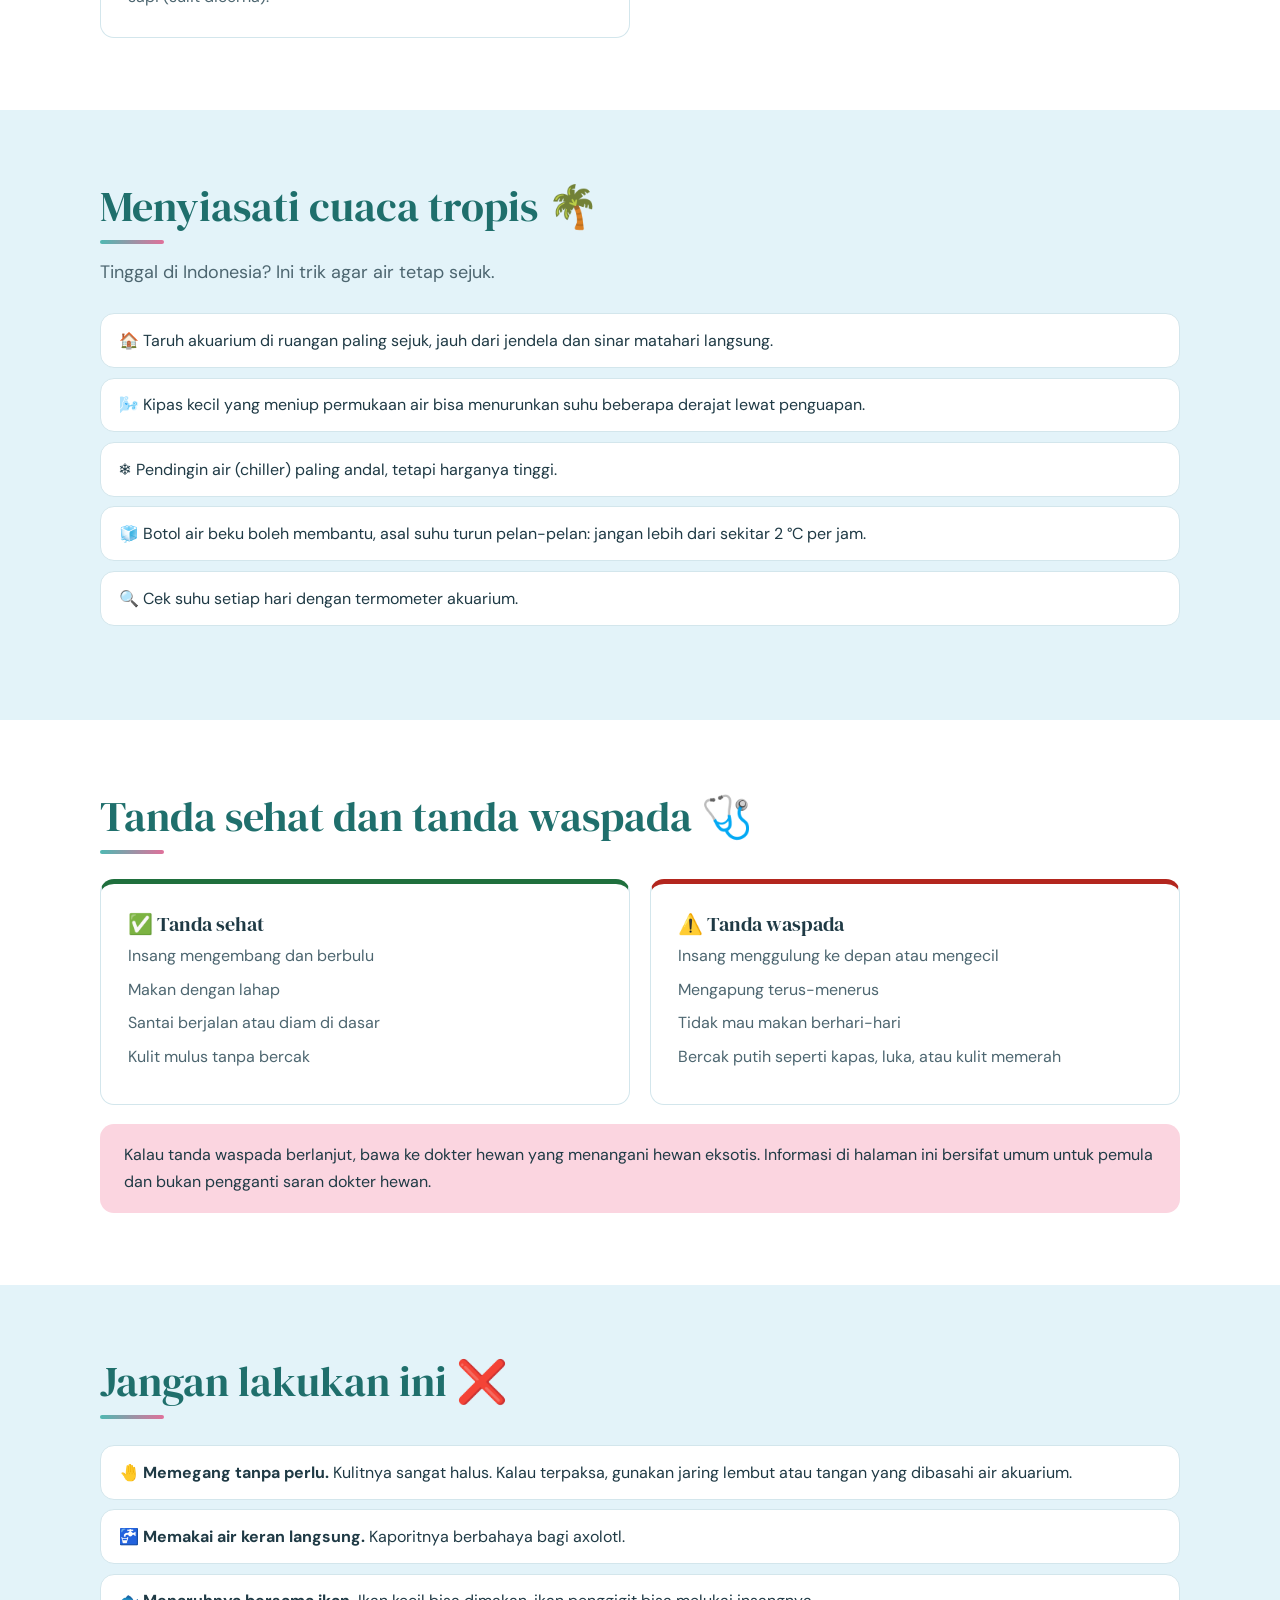
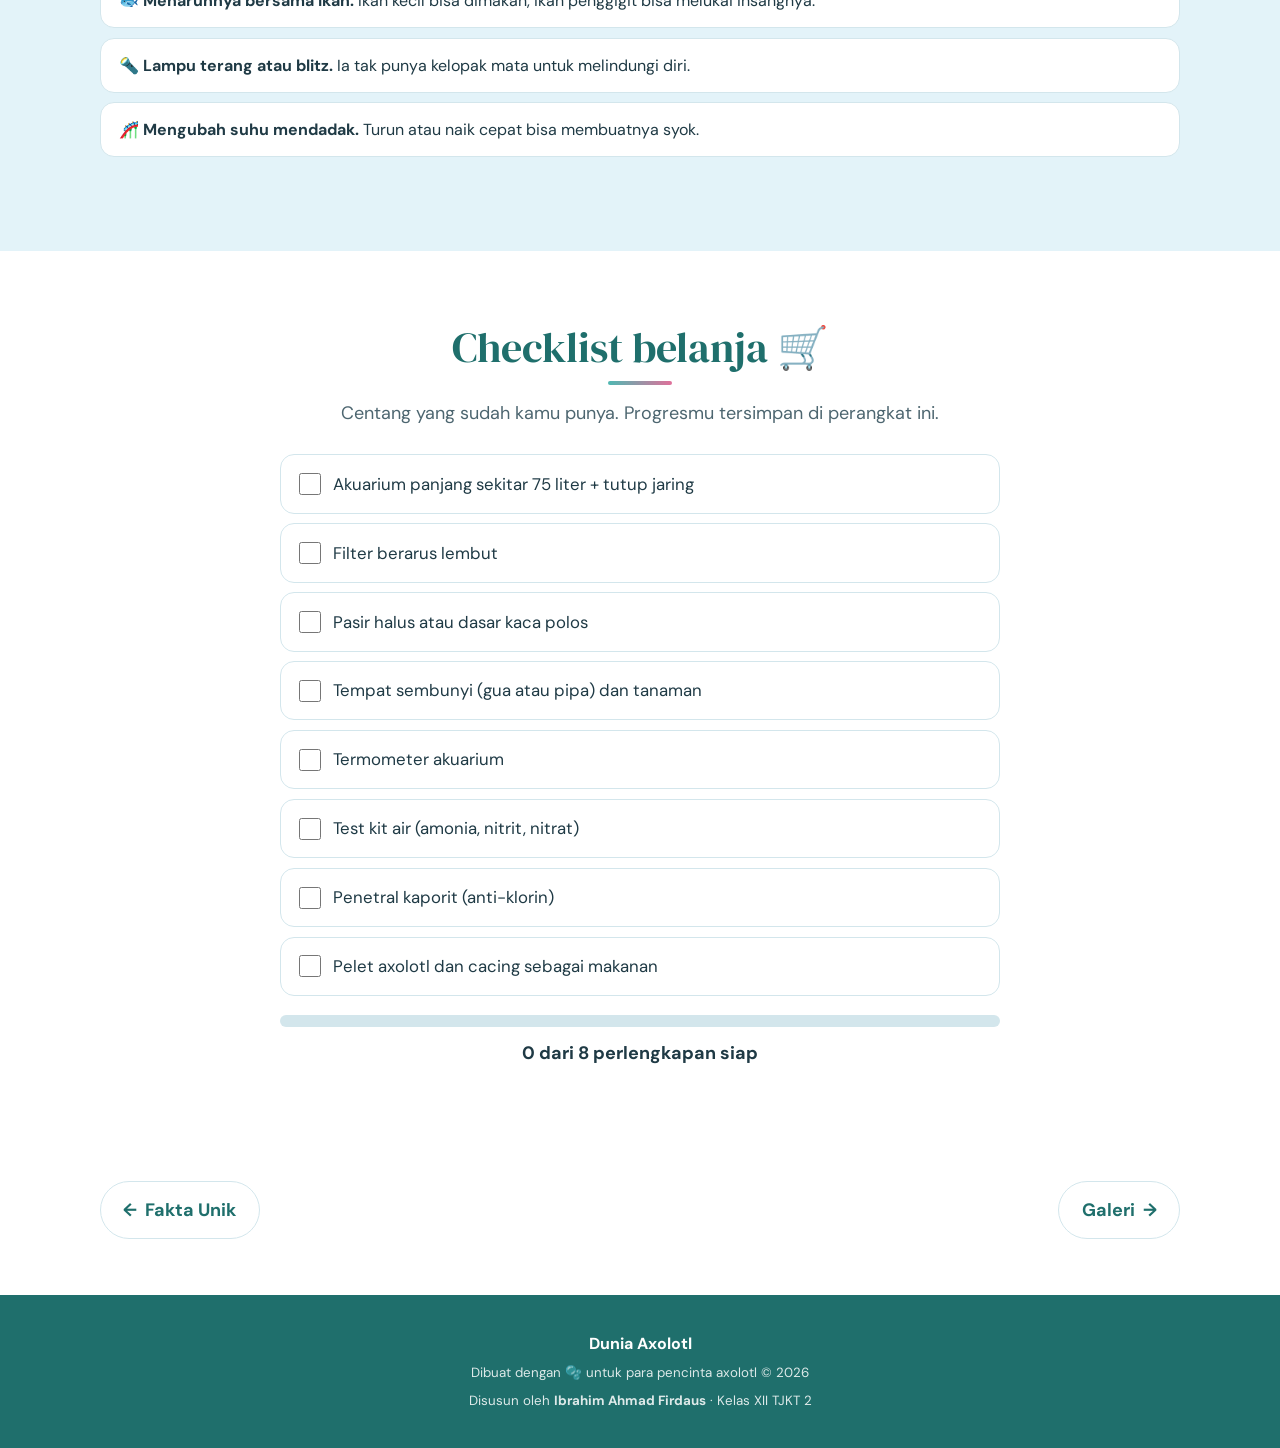
<file: perawatan.html>
<!DOCTYPE html>
<html lang="id">
<head>
  <meta charset="UTF-8">
  <!-- Agar tampilan menyesuaikan layar HP -->
  <meta name="viewport" content="width=device-width, initial-scale=1">
  <title>Perawatan Axolotl untuk Pemula | Dunia Axolotl</title>
  <meta name="description" content="Panduan perawatan axolotl untuk pemula: akuarium, suhu air, makanan, trik cuaca tropis, tanda sehat, dan checklist belanja.">

  <!-- Font: DM Serif Display (judul) + DM Sans (isi). Ada font cadangan jika Google Fonts gagal dimuat. -->
  <link rel="preconnect" href="https://fonts.googleapis.com">
  <link href="https://fonts.googleapis.com/css2?family=DM+Sans:wght@400;500;700&family=DM+Serif+Display&display=swap" rel="stylesheet">

  <!-- CSS eksternal (satu file untuk semua halaman) -->
  <link rel="stylesheet" href="style.css?v=6">

  <!-- JavaScript eksternal: dimuat di head agar tema terpasang lebih dulu (anti-kedip) -->
  <script src="script.js?v=6"></script>
</head>

<body>

  <!-- Bar progres membaca -->
  <div class="progress" id="progress" aria-hidden="true"></div>

  <!-- ===== NAVIGASI ===== -->
  <header class="nav">
    <div class="wrap">
      <a class="logo" href="index.html">Dunia Axolotl</a>
      <div class="nav-right">
        <!-- Tombol gelap/terang -->
        <button class="theme-toggle" id="themeToggle" type="button" aria-label="Ganti ke mode gelap" aria-pressed="false">
          <svg class="icon-moon" viewBox="0 0 24 24" aria-hidden="true"><path d="M21 12.8A9 9 0 1 1 11.2 3a7 7 0 0 0 9.8 9.8z"/></svg>
          <svg class="icon-sun" viewBox="0 0 24 24" aria-hidden="true"><circle cx="12" cy="12" r="4"/><path d="M12 2v2M12 20v2M4.9 4.9l1.4 1.4M17.7 17.7l1.4 1.4M2 12h2M20 12h2M4.9 19.1l1.4-1.4M17.7 6.3l1.4-1.4"/></svg>
        </button>
        <!-- Tombol menu (tiga garis) -->
        <button class="menu-btn" id="menuBtn" type="button" aria-label="Buka menu" aria-expanded="false" aria-controls="menu">
          <span class="bars" aria-hidden="true"><i></i><i></i><i></i></span>
        </button>
      </div>
    </div>
  </header>

  <!-- Latar gelap di belakang menu (klik untuk menutup) -->
  <div class="menu-overlay" id="menuOverlay" aria-hidden="true"></div>

  <!-- Menu samping: setiap pilihan membuka halaman sendiri -->
  <nav class="drawer" id="menu" aria-label="Menu utama">
    <div class="drawer-head">
      <span class="drawer-title">Menu</span>
      <button class="menu-close" id="menuClose" type="button" aria-label="Tutup menu">
        <svg viewBox="0 0 24 24" aria-hidden="true"><path d="M6 6l12 12M18 6L6 18"/></svg>
      </button>
    </div>
    <ul>
      <li style="--i:0"><a href="index.html">Beranda</a></li>
      <li style="--i:1"><a href="tentang.html">Tentang</a></li>
      <li style="--i:2"><a href="fakta.html">Fakta Unik</a></li>
      <li style="--i:3"><a href="perawatan.html" class="active" aria-current="page">Perawatan</a></li>
      <li style="--i:4"><a href="galeri.html">Galeri</a></li>
      <li style="--i:5"><a href="tanya.html">Tanya</a></li>
      <li style="--i:6"><a class="menu-login" href="login.html">Masuk</a></li>
    </ul>
  </nav>

  <main id="atas">
    <section class="page-hero">
      <span class="bubble" aria-hidden="true" style="--s:16px;--l:8%;--t:10s;--dl:0s"></span>
      <span class="bubble" aria-hidden="true" style="--s:26px;--l:30%;--t:13s;--dl:3s"></span>
      <span class="bubble" aria-hidden="true" style="--s:14px;--l:58%;--t:9s;--dl:5s"></span>
      <span class="bubble" aria-hidden="true" style="--s:22px;--l:80%;--t:12s;--dl:1s"></span>
      <div class="wrap">
        <p class="crumb"><a href="index.html">Beranda</a> › Perawatan</p>
        <h1>Panduan merawat si naga air <span class="emoji" aria-hidden="true">🫧</span></h1>
        <p class="lead">Tenang, tidak serumit kelihatannya. Intinya cuma tiga: air dingin, air bersih, dan hati yang sabar.</p>
      </div>
    </section>

    <!-- ===== SEBELUM ADOPSI ===== -->
    <section>
      <div class="wrap">
        <div class="sec-head">
          <h2>Sebelum adopsi, tanya diri sendiri</h2>
          <p class="lead">Empat pertanyaan singkat supaya kamu dan si naga air sama-sama bahagia.</p>
        </div>
        <div class="two">
          <div class="info"><h3>⏳ Siap berkomitmen lama?</h3><p>Axolotl bisa hidup 10–15 tahun. Ini teman jangka panjang, bukan hobi sebulan.</p></div>
          <div class="info"><h3>🌡️ Cukup dingin di rumahmu?</h3><p>Suhu air idealnya 16–18 °C. Di iklim tropis, kamu mungkin butuh kipas atau pendingin air.</p></div>
          <div class="info"><h3>💰 Siap dengan biaya awal?</h3><p>Akuarium, filter, dan test kit air sering lebih mahal daripada axolotl-nya sendiri.</p></div>
          <div class="info"><h3>📜 Asalnya jelas dan legal?</h3><p>Cek aturan kepemilikan di daerahmu, dan beli dari penangkar terpercaya, bukan hasil tangkapan alam.</p></div>
        </div>
      </div>
    </section>

    <!-- ===== RUMAH IDAMAN ===== -->
    <section class="alt">
      <div class="wrap">
        <div class="sec-head">
          <h2>Rumah idaman si naga air 🏠</h2>
        </div>
        <div class="two">
          <div class="care-box"><h3>🐠 Akuarium</h3><p>Sekitar 75 liter untuk satu ekor dewasa, tambah ±40 liter untuk tiap ekor tambahan. Pilih yang memanjang, bukan menjulang, karena axolotl lebih suka berjalan di dasar. Pasang tutup jaring karena kadang ia bisa melompat.</p></div>
          <div class="care-box"><h3>🪨 Dasar akuarium</h3><p>Pakai pasir halus atau biarkan dasar kaca polos. Hindari kerikil kecil: bisa tertelan dan menyumbat pencernaannya.</p></div>
          <div class="care-box"><h3>🌿 Tempat sembunyi</h3><p>Sediakan gua atau pipa untuk bersembunyi, plus tanaman tahan cahaya redup seperti java fern atau anubias. Pilih dekorasi yang tidak punya sisi tajam.</p></div>
          <div class="care-box"><h3>💡 Filter dan cahaya</h3><p>Pilih filter berarus lembut, sebab arus kuat membuat insangnya berkibar-kibar dan ia stres. Cahaya cukup redup karena axolotl tidak punya kelopak mata.</p></div>
        </div>
      </div>
    </section>

    <!-- ===== CEK SUHU ===== -->
    <section>
      <div class="wrap">
        <div class="sec-head" style="text-align:center">
          <h2>Cek suhu air 🌡️</h2>
          <p class="lead" style="margin-inline:auto">Geser penggeser di bawah dan lihat bagaimana perasaan axolotl-mu.</p>
        </div>
        <div class="thermo">
          <p class="thermo-read" id="suhuBaca">17,0 °C</p>
          <span class="thermo-emoji" id="suhuEmoji" aria-hidden="true">😍</span>
          <p class="thermo-msg" id="suhuPesan" aria-live="polite">Pas banget!</p>
          <p class="thermo-sub" id="suhuSub">Inilah zona nyaman axolotl. Pertahankan!</p>
          <label for="suhu">Suhu air akuarium</label>
          <input type="range" id="suhu" min="10" max="30" step="0.5" value="17">
          <div class="thermo-scale" aria-hidden="true"><span class="thermo-ideal"></span><span class="thermo-pin" id="suhuPin" style="--p:35%"></span></div>
          <div class="thermo-marks" aria-hidden="true"><span>10 °C</span><span>Kotak = zona ideal</span><span>30 °C</span></div>
        </div>
      </div>
    </section>

    <!-- ===== KUALITAS AIR ===== -->
    <section class="alt">
      <div class="wrap">
        <div class="sec-head">
          <h2>Kualitas air: kunci utamanya 💧</h2>
          <p class="lead">Axolotl menyerap banyak hal lewat kulitnya yang halus, jadi air bersih itu wajib.</p>
        </div>
        <div class="params">
          <div class="param"><small>Suhu</small><b>16–18 °C</b></div>
          <div class="param"><small>pH</small><b>6,5–8</b></div>
          <div class="param"><small>Amonia</small><b>0</b></div>
          <div class="param"><small>Nitrit</small><b>0</b></div>
          <div class="param"><small>Nitrat</small><b>&lt; 40 ppm</b></div>
        </div>
        <div class="two">
          <div class="care-box"><h3>🔄 Ganti air rutin</h3><p>Ganti sekitar 20–30% air setiap minggu memakai air yang sudah diberi penetral kaporit. Jangan kuras seluruhnya sekaligus, karena bakteri baik di filter ikut hilang.</p></div>
          <div class="care-box"><h3>🧫 “Cycling” dulu</h3><p>Sebelum axolotl masuk, jalankan akuarium kosong beberapa minggu agar bakteri baik tumbuh dan mengurai kotoran. Ini langkah yang sering dilewatkan pemula.</p></div>
        </div>
      </div>
    </section>

    <!-- ===== MAKAN ===== -->
    <section>
      <div class="wrap">
        <div class="sec-head">
          <h2>Waktunya makan! 🪱</h2>
        </div>
        <div class="two">
          <div class="care-box"><h3>⏰ Berapa sering?</h3><p>Remaja: sekali sehari. Dewasa: 2–3 kali seminggu. Ukuran makanan jangan lebih besar dari lebar kepalanya, dan angkat sisa makanan setelah sekitar 15–30 menit.</p></div>
          <div class="care-box good"><h3>✅ Menu andalan</h3><p>Cacing tanah (potong sesuai ukuran), cacing darah untuk yang masih kecil, dan pelet khusus axolotl yang tenggelam.</p></div>
          <div class="care-box bad"><h3>⛔ Hindari</h3><p>Ikan hias hidup (bisa membawa penyakit) dan daging ayam atau sapi (sulit dicerna).</p></div>
        </div>
      </div>
    </section>

    <!-- ===== CUACA TROPIS ===== -->
    <section class="alt">
      <div class="wrap">
        <div class="sec-head">
          <h2>Menyiasati cuaca tropis 🌴</h2>
          <p class="lead">Tinggal di Indonesia? Ini trik agar air tetap sejuk.</p>
        </div>
        <ul class="reasons">
          <li>🏠 Taruh akuarium di ruangan paling sejuk, jauh dari jendela dan sinar matahari langsung.</li>
          <li>🌬️ Kipas kecil yang meniup permukaan air bisa menurunkan suhu beberapa derajat lewat penguapan.</li>
          <li>❄️ Pendingin air (chiller) paling andal, tetapi harganya tinggi.</li>
          <li>🧊 Botol air beku boleh membantu, asal suhu turun pelan-pelan: jangan lebih dari sekitar 2 °C per jam.</li>
          <li>🔍 Cek suhu setiap hari dengan termometer akuarium.</li>
        </ul>
      </div>
    </section>

    <!-- ===== SEHAT VS WASPADA ===== -->
    <section>
      <div class="wrap">
        <div class="sec-head">
          <h2>Tanda sehat dan tanda waspada 🩺</h2>
        </div>
        <div class="two">
          <div class="care-box good"><h3>✅ Tanda sehat</h3><ul class="plain"><li>Insang mengembang dan berbulu</li><li>Makan dengan lahap</li><li>Santai berjalan atau diam di dasar</li><li>Kulit mulus tanpa bercak</li></ul></div>
          <div class="care-box bad"><h3>⚠️ Tanda waspada</h3><ul class="plain"><li>Insang menggulung ke depan atau mengecil</li><li>Mengapung terus-menerus</li><li>Tidak mau makan berhari-hari</li><li>Bercak putih seperti kapas, luka, atau kulit memerah</li></ul></div>
        </div>
        <p class="note" style="margin-top:1.2rem">Kalau tanda waspada berlanjut, bawa ke dokter hewan yang menangani hewan eksotis. Informasi di halaman ini bersifat umum untuk pemula dan bukan pengganti saran dokter hewan.</p>
      </div>
    </section>

    <!-- ===== JANGAN LAKUKAN ===== -->
    <section class="alt">
      <div class="wrap">
        <div class="sec-head">
          <h2>Jangan lakukan ini ❌</h2>
        </div>
        <ul class="reasons">
          <li>🤚 <strong>Memegang tanpa perlu.</strong> Kulitnya sangat halus. Kalau terpaksa, gunakan jaring lembut atau tangan yang dibasahi air akuarium.</li>
          <li>🚰 <strong>Memakai air keran langsung.</strong> Kaporitnya berbahaya bagi axolotl.</li>
          <li>🐟 <strong>Menaruhnya bersama ikan.</strong> Ikan kecil bisa dimakan, ikan penggigit bisa melukai insangnya.</li>
          <li>🔦 <strong>Lampu terang atau blitz.</strong> Ia tak punya kelopak mata untuk melindungi diri.</li>
          <li>🎢 <strong>Mengubah suhu mendadak.</strong> Turun atau naik cepat bisa membuatnya syok.</li>
        </ul>
      </div>
    </section>

    <!-- ===== CHECKLIST ===== -->
    <section>
      <div class="wrap">
        <div class="sec-head" style="text-align:center">
          <h2>Checklist belanja 🛒</h2>
          <p class="lead" style="margin-inline:auto">Centang yang sudah kamu punya. Progresmu tersimpan di perangkat ini.</p>
        </div>
        <ul class="checklist">
          <li><label><input type="checkbox"><span>Akuarium panjang sekitar 75 liter + tutup jaring</span></label></li>
          <li><label><input type="checkbox"><span>Filter berarus lembut</span></label></li>
          <li><label><input type="checkbox"><span>Pasir halus atau dasar kaca polos</span></label></li>
          <li><label><input type="checkbox"><span>Tempat sembunyi (gua atau pipa) dan tanaman</span></label></li>
          <li><label><input type="checkbox"><span>Termometer akuarium</span></label></li>
          <li><label><input type="checkbox"><span>Test kit air (amonia, nitrit, nitrat)</span></label></li>
          <li><label><input type="checkbox"><span>Penetral kaporit (anti-klorin)</span></label></li>
          <li><label><input type="checkbox"><span>Pelet axolotl dan cacing sebagai makanan</span></label></li>
        </ul>
        <div class="cl-progress" aria-hidden="true"><div class="cl-bar" id="clBar"></div></div>
        <p class="cl-text" id="clText" aria-live="polite">0 dari 8 perlengkapan siap</p>
      </div>
    </section>

    <div class="wrap">
      <nav class="pager" aria-label="Navigasi halaman"><a class="prev" href="fakta.html"><span class="arr">←</span> Fakta Unik</a><a class="next" href="galeri.html">Galeri <span class="arr">→</span></a></nav>
    </div>

  </main>

  <!-- ===== FOOTER ===== -->
    <footer>
  <strong>Dunia Axolotl</strong>
  <small>Dibuat dengan 🫧 untuk para pencinta axolotl &copy; <span id="tahun"></span></small>
  <small class="pembuat">Disusun oleh <strong>Ibrahim Ahmad Firdaus</strong> · Kelas XII TJKT 2</small>
    </footer>

  <!-- Tombol kembali ke atas (muncul setelah halaman di-scroll) -->
  <button class="to-top" id="toTop" type="button" aria-label="Kembali ke atas">
    <svg viewBox="0 0 24 24" aria-hidden="true"><path d="M12 19V5M5 12l7-7 7 7"/></svg>
  </button>

</body>
</html>
</file>
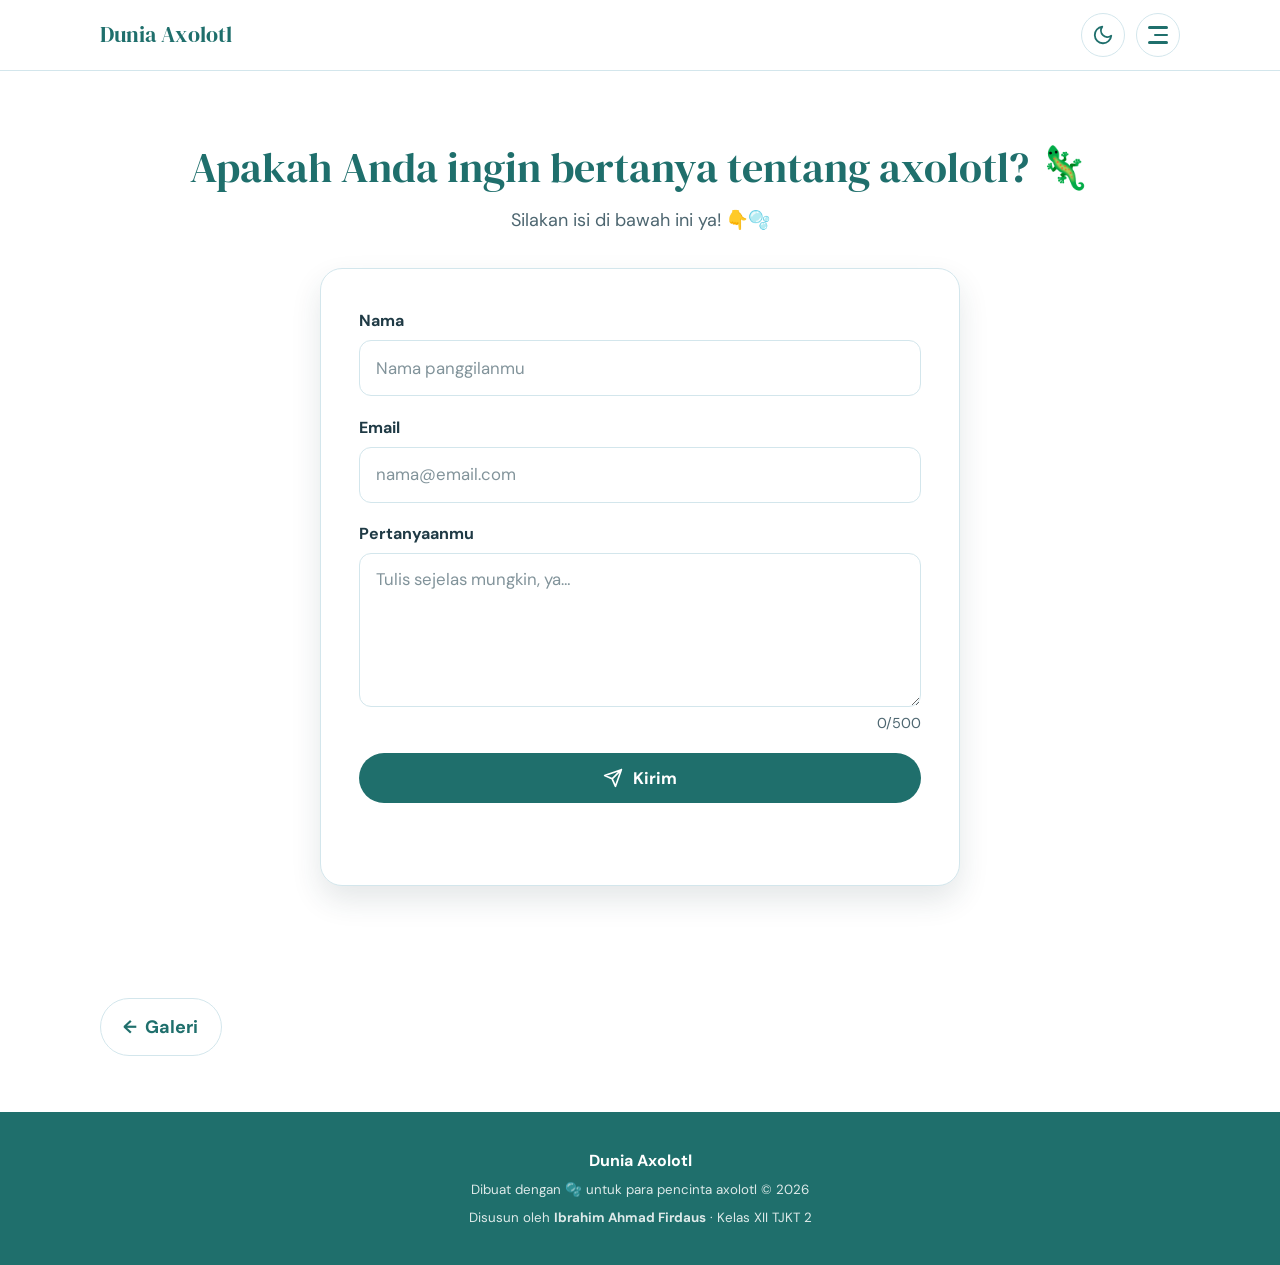
<file: tanya.html>
<!DOCTYPE html>
<html lang="id">
<head>
  <meta charset="UTF-8">
  <!-- Agar tampilan menyesuaikan layar HP -->
  <meta name="viewport" content="width=device-width, initial-scale=1">
  <title>Tanya tentang Axolotl | Dunia Axolotl</title>
  <meta name="description" content="Punya pertanyaan tentang axolotl atau bagian situs ini yang kurang jelas? Tulis pertanyaanmu di sini.">

  <!-- Font: DM Serif Display (judul) + DM Sans (isi). Ada font cadangan jika Google Fonts gagal dimuat. -->
  <link rel="preconnect" href="https://fonts.googleapis.com">
  <link href="https://fonts.googleapis.com/css2?family=DM+Sans:wght@400;500;700&family=DM+Serif+Display&display=swap" rel="stylesheet">

  <!-- CSS eksternal (satu file untuk semua halaman) -->
  <link rel="stylesheet" href="style.css?v=6">

  <!-- JavaScript eksternal: dimuat di head agar tema terpasang lebih dulu (anti-kedip) -->
  <script src="script.js?v=6"></script>
</head>

<body>

  <!-- Bar progres membaca -->
  <div class="progress" id="progress" aria-hidden="true"></div>

  <!-- ===== NAVIGASI ===== -->
  <header class="nav">
    <div class="wrap">
      <a class="logo" href="index.html">Dunia Axolotl</a>
      <div class="nav-right">
        <!-- Tombol gelap/terang -->
        <button class="theme-toggle" id="themeToggle" type="button" aria-label="Ganti ke mode gelap" aria-pressed="false">
          <svg class="icon-moon" viewBox="0 0 24 24" aria-hidden="true"><path d="M21 12.8A9 9 0 1 1 11.2 3a7 7 0 0 0 9.8 9.8z"/></svg>
          <svg class="icon-sun" viewBox="0 0 24 24" aria-hidden="true"><circle cx="12" cy="12" r="4"/><path d="M12 2v2M12 20v2M4.9 4.9l1.4 1.4M17.7 17.7l1.4 1.4M2 12h2M20 12h2M4.9 19.1l1.4-1.4M17.7 6.3l1.4-1.4"/></svg>
        </button>
        <!-- Tombol menu (tiga garis) -->
        <button class="menu-btn" id="menuBtn" type="button" aria-label="Buka menu" aria-expanded="false" aria-controls="menu">
          <span class="bars" aria-hidden="true"><i></i><i></i><i></i></span>
        </button>
      </div>
    </div>
  </header>

  <!-- Latar gelap di belakang menu (klik untuk menutup) -->
  <div class="menu-overlay" id="menuOverlay" aria-hidden="true"></div>

  <!-- Menu samping: setiap pilihan membuka halaman sendiri -->
  <nav class="drawer" id="menu" aria-label="Menu utama">
    <div class="drawer-head">
      <span class="drawer-title">Menu</span>
      <button class="menu-close" id="menuClose" type="button" aria-label="Tutup menu">
        <svg viewBox="0 0 24 24" aria-hidden="true"><path d="M6 6l12 12M18 6L6 18"/></svg>
      </button>
    </div>
    <ul>
      <li style="--i:0"><a href="index.html">Beranda</a></li>
      <li style="--i:1"><a href="tentang.html">Tentang</a></li>
      <li style="--i:2"><a href="fakta.html">Fakta Unik</a></li>
      <li style="--i:3"><a href="perawatan.html">Perawatan</a></li>
      <li style="--i:4"><a href="galeri.html">Galeri</a></li>
      <li style="--i:5"><a href="tanya.html" class="active" aria-current="page">Tanya</a></li>
      <li style="--i:6"><a class="menu-login" href="login.html">Masuk</a></li>
    </ul>
  </nav>

  <main id="atas">
    <!-- ===== TANYA ===== -->
    <section class="contact" id="tanya">
      <!-- Gelembung air dekoratif -->
      <span class="bubble" aria-hidden="true" style="--s:16px;--l:6%;--t:10s;--dl:0s"></span>
      <span class="bubble" aria-hidden="true" style="--s:26px;--l:28%;--t:13s;--dl:3s"></span>
      <span class="bubble" aria-hidden="true" style="--s:14px;--l:55%;--t:9s;--dl:5s"></span>
      <span class="bubble" aria-hidden="true" style="--s:22px;--l:78%;--t:12s;--dl:1s"></span>
      <span class="bubble" aria-hidden="true" style="--s:12px;--l:94%;--t:8s;--dl:4s"></span>

      <div class="wrap">
        <div class="head">
          <h2>Apakah Anda ingin bertanya tentang axolotl? <span class="emoji" aria-hidden="true">🦎</span></h2>
          <p class="lead">Silakan isi di bawah ini ya! <span class="emoji bounce" aria-hidden="true">👇</span><span class="emoji sparkle" aria-hidden="true">🫧</span></p>
        </div>

        <div class="ask-card" id="askCard">


          <!-- Formulir -->
          <div class="ask-body" id="askBody">
            <form id="askForm" novalidate>

              <div class="field">
                <label for="askNama">Nama</label>
                <input type="text" id="askNama" name="nama" placeholder="Nama panggilanmu" autocomplete="name" maxlength="60" required aria-describedby="askNama-error">
                <p class="error" id="askNama-error"></p>
              </div>

              <div class="field">
                <label for="askEmail">Email</label>
                <input type="email" id="askEmail" name="email" placeholder="nama@email.com" autocomplete="email" required aria-describedby="askEmail-error">
                <p class="error" id="askEmail-error"></p>
              </div>

              <div class="field">
                <label for="askPesan">Pertanyaanmu</label>
                <textarea id="askPesan" name="pesan" rows="5" maxlength="500" placeholder="Tulis sejelas mungkin, ya…" required aria-describedby="askPesan-error"></textarea>
                <p class="counter" id="askCounter"><span id="askHitung">0</span>/500</p>
                <p class="error" id="askPesan-error"></p>
              </div>


              <button type="submit" class="btn submit" id="askBtn">
                <svg class="plane" viewBox="0 0 24 24" aria-hidden="true"><path d="M22 2 11 13M22 2l-7 20-4-9-9-4 20-7z"/></svg>
                <span class="label">Kirim</span>
              </button>
              <p class="form-status" id="askStatus" role="status" aria-live="polite"></p>
            </form>
          </div>

          <!-- Tampilan setelah berhasil terkirim -->
          <div class="ask-done" id="askDone" hidden tabindex="-1">
            <div class="done-art" aria-hidden="true">
              <svg viewBox="0 0 120 120"><circle class="done-ring" cx="60" cy="60" r="44"/><path class="done-check" d="M40 62l15 15 27-32"/></svg>
              <span class="spark" style="--x:0px;--y:-62px"></span>
              <span class="spark" style="--x:44px;--y:-44px"></span>
              <span class="spark" style="--x:62px;--y:0px"></span>
              <span class="spark" style="--x:44px;--y:44px"></span>
              <span class="spark" style="--x:0px;--y:62px"></span>
              <span class="spark" style="--x:-44px;--y:44px"></span>
              <span class="spark" style="--x:-62px;--y:0px"></span>
              <span class="spark" style="--x:-44px;--y:-44px"></span>
              <span class="spark" style="--x:24px;--y:-70px"></span>
              <span class="spark" style="--x:-24px;--y:-70px"></span>
              <span class="spark" style="--x:24px;--y:70px"></span>
              <span class="spark" style="--x:-24px;--y:70px"></span>
            </div>
            <h3>Terima kasih, <span id="askDoneNama"></span>!</h3>
            <p id="askDoneTeks">Pesanmu sudah terkirim.</p>
            <button type="button" class="btn" id="askLagi">Tulis pesan lain</button>
          </div>

        </div>
      </div>
    </section>
    <div class="wrap">
      <nav class="pager" aria-label="Navigasi halaman"><a class="prev" href="galeri.html"><span class="arr">←</span> Galeri</a></nav>
    </div>

  </main>

  <!-- ===== FOOTER ===== -->
  <footer>
  <strong>Dunia Axolotl</strong>
  <small>Dibuat dengan 🫧 untuk para pencinta axolotl &copy; <span id="tahun"></span></small>
  <small class="pembuat">Disusun oleh <strong>Ibrahim Ahmad Firdaus</strong> · Kelas XII TJKT 2</small>
  </footer>

  <!-- Tombol kembali ke atas (muncul setelah halaman di-scroll) -->
  <button class="to-top" id="toTop" type="button" aria-label="Kembali ke atas">
    <svg viewBox="0 0 24 24" aria-hidden="true"><path d="M12 19V5M5 12l7-7 7 7"/></svg>
  </button>

</body>
</html>
</file>
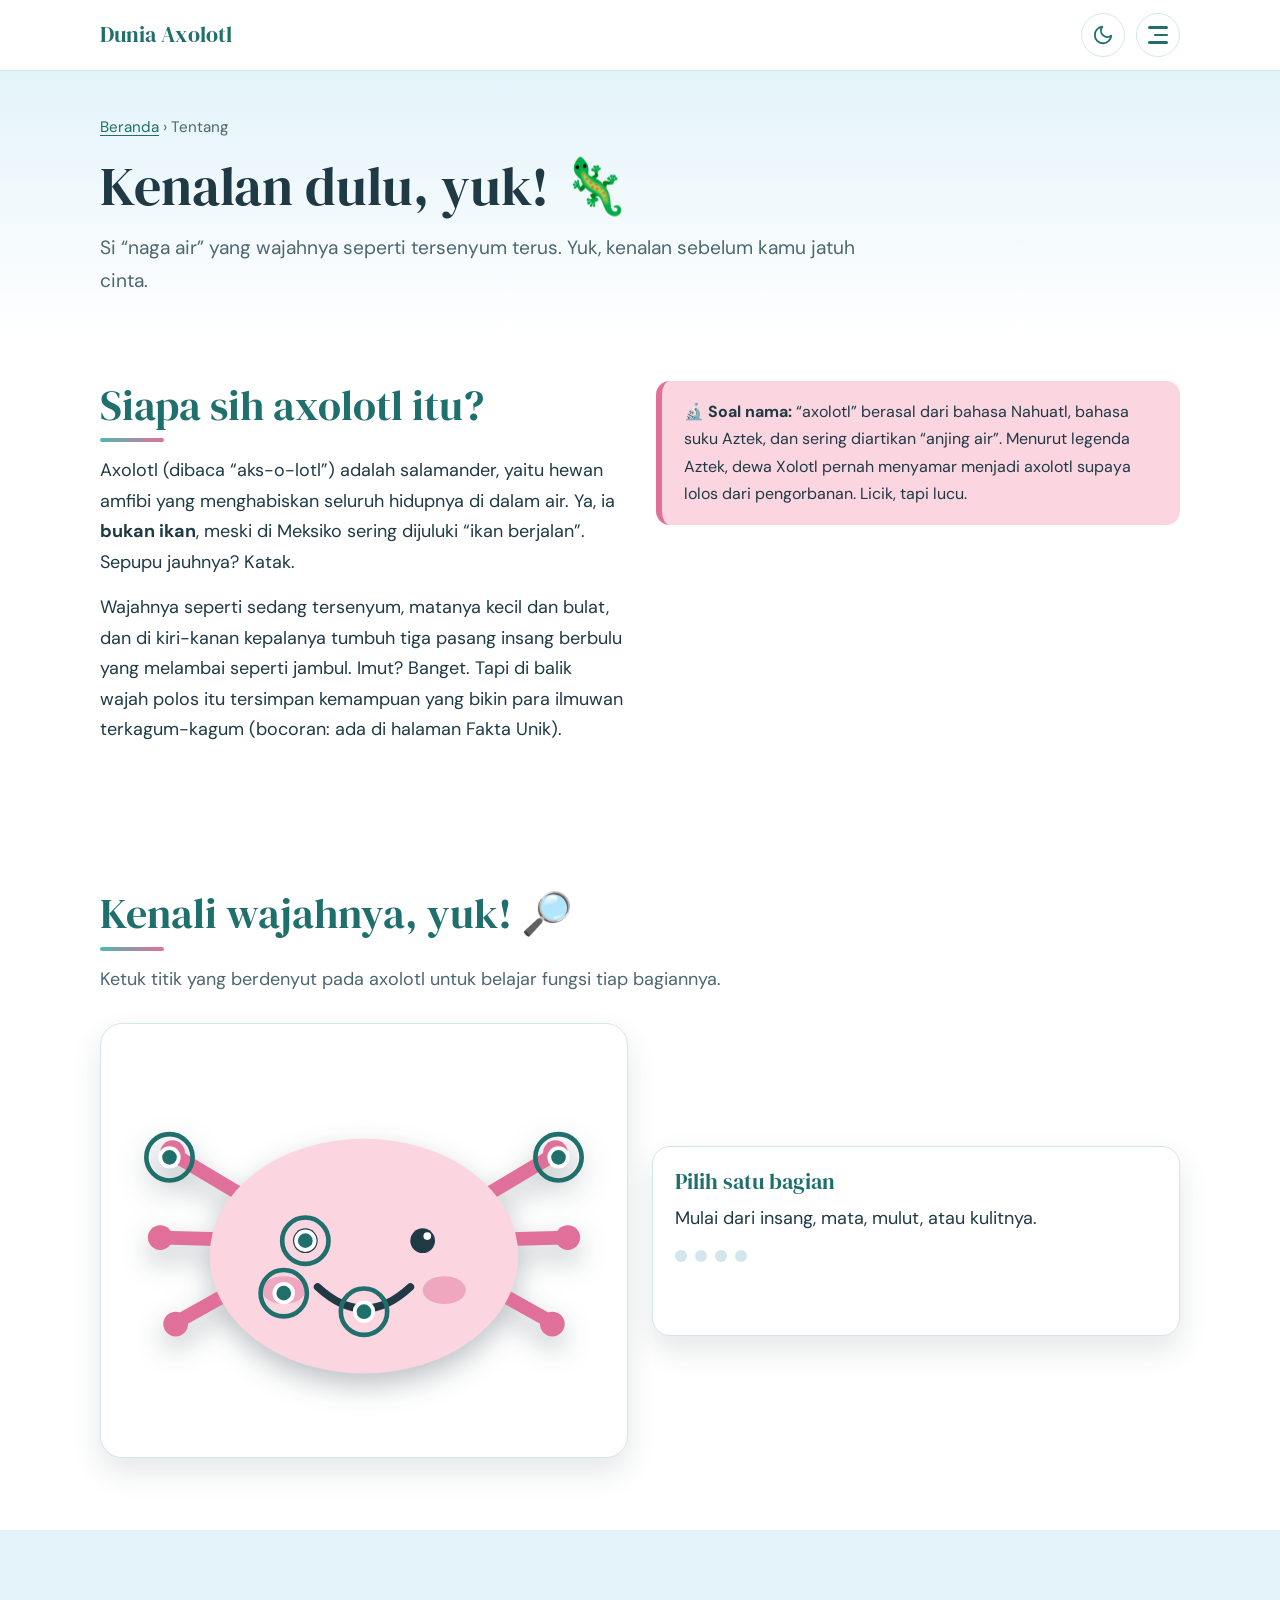
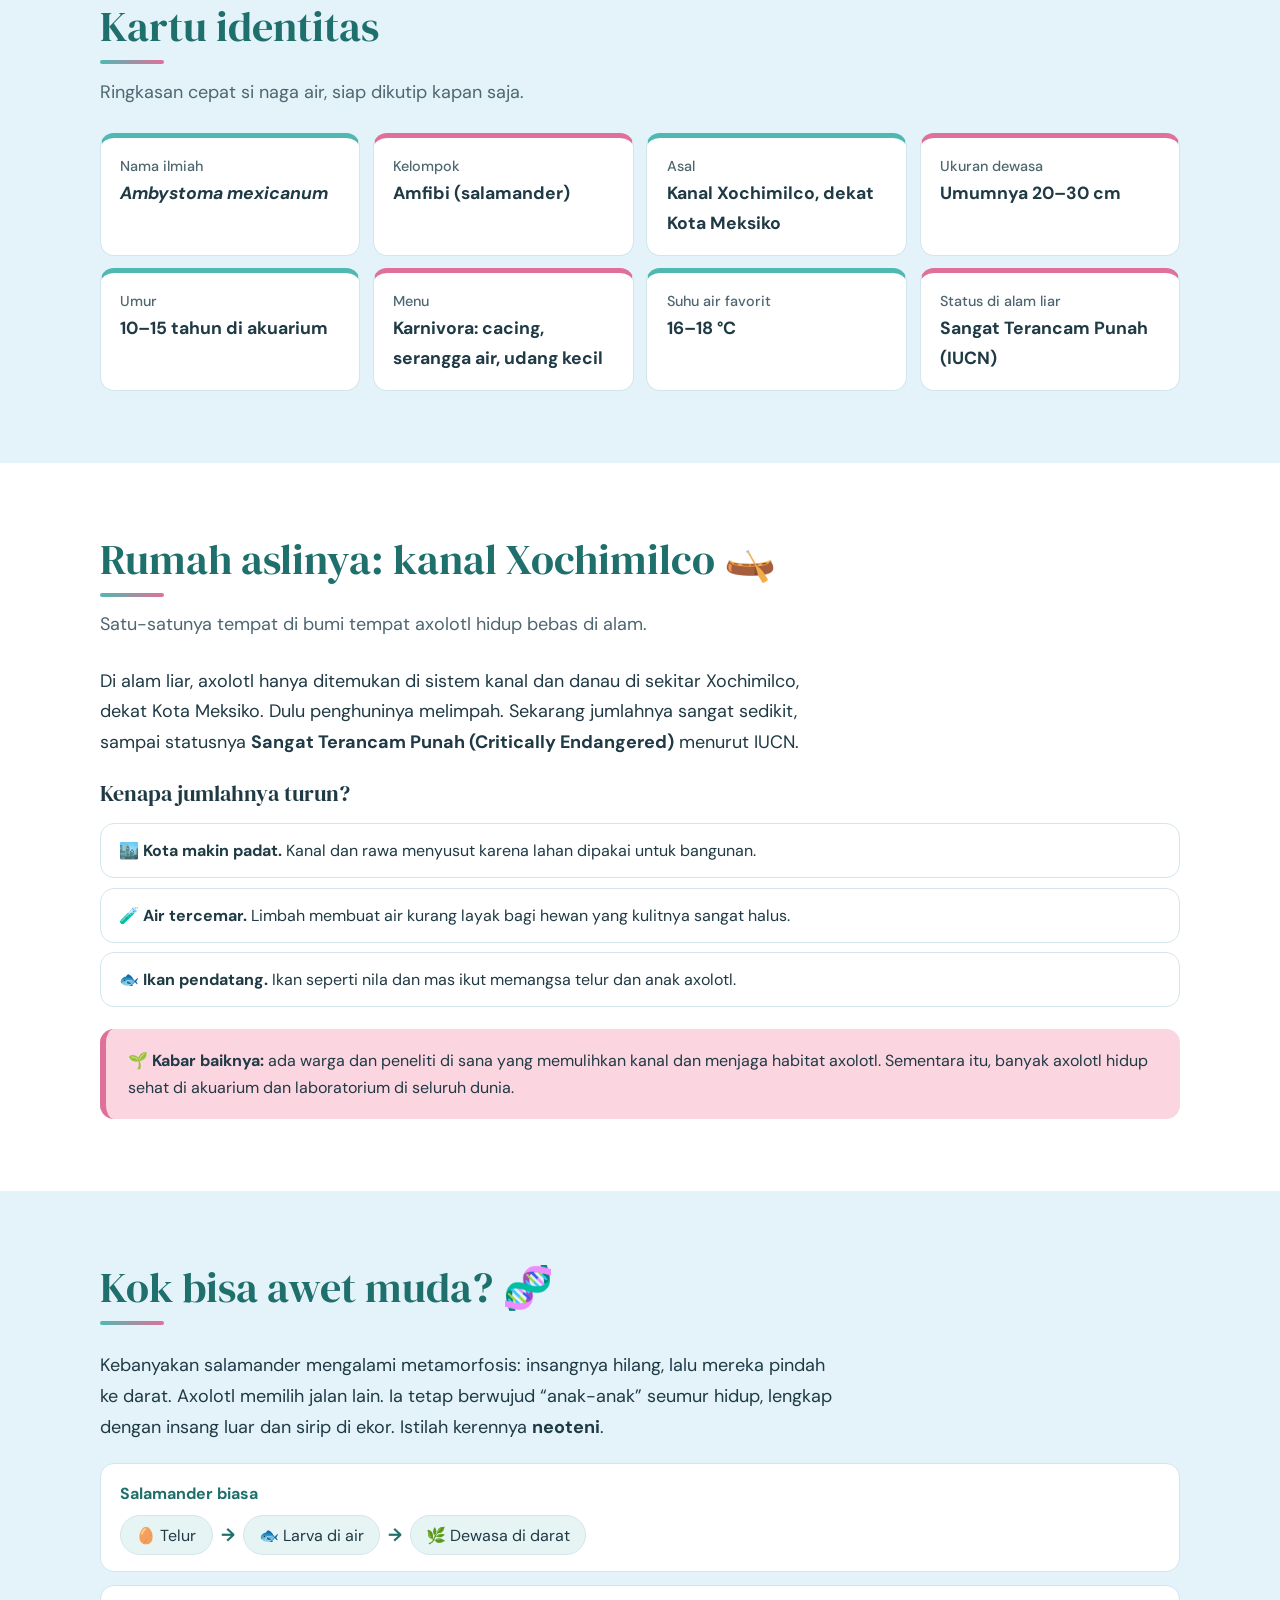
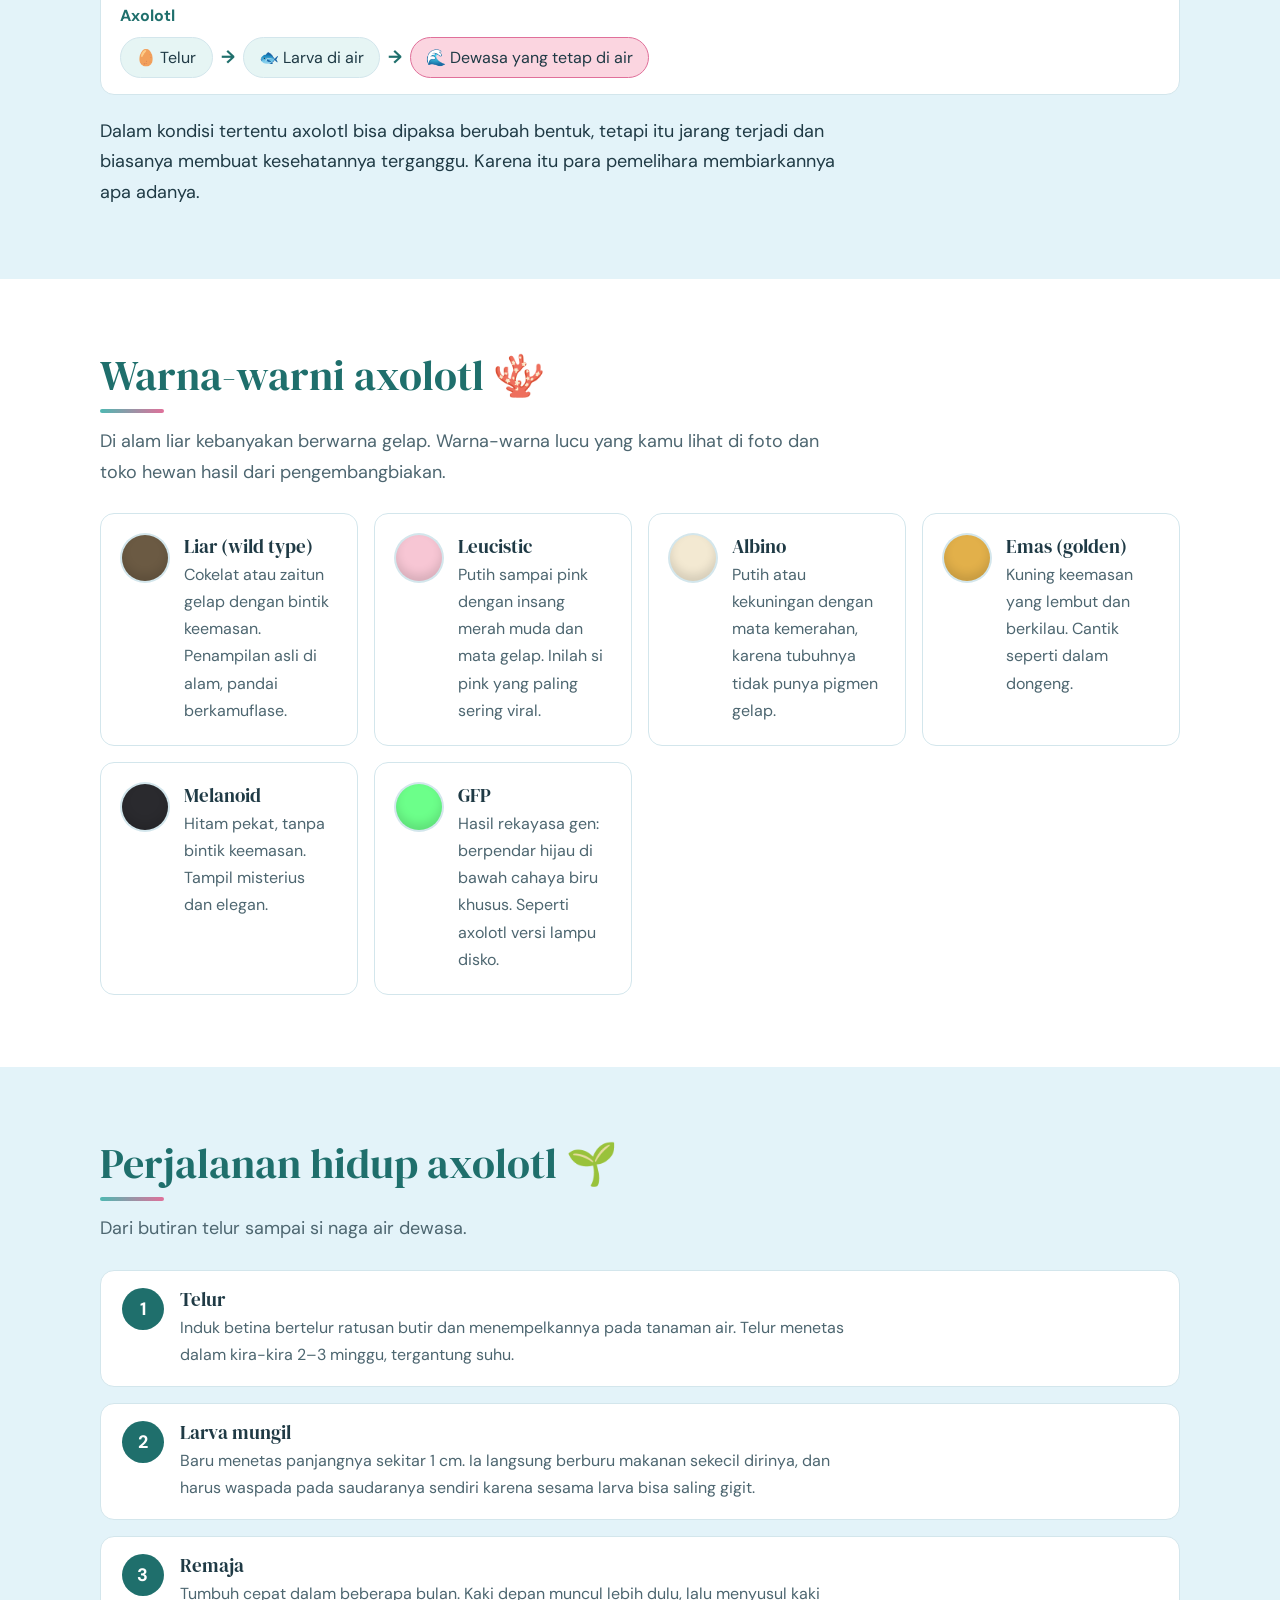
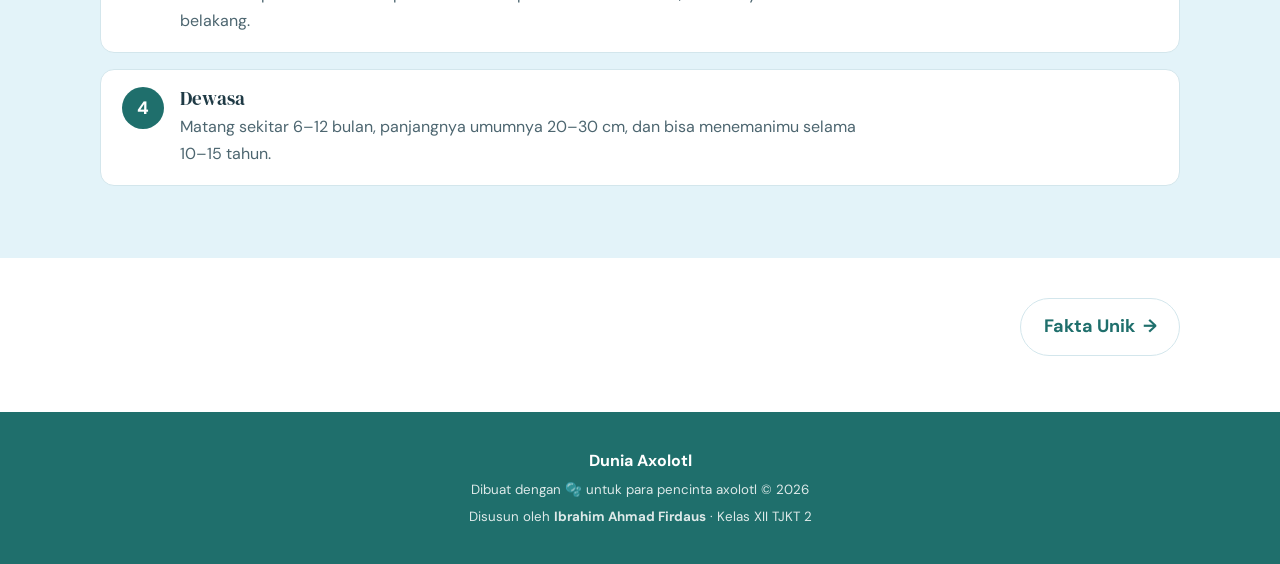
<file: tentang.html>
<!DOCTYPE html>
<html lang="id">
<head>
  <meta charset="UTF-8">
  <!-- Agar tampilan menyesuaikan layar HP -->
  <meta name="viewport" content="width=device-width, initial-scale=1">
  <title>Tentang Axolotl | Dunia Axolotl</title>
  <meta name="description" content="Kenalan dengan axolotl: asal-usul, kartu identitas, warna-warni, dan perjalanan hidup si naga air.">

  <!-- Font: DM Serif Display (judul) + DM Sans (isi). Ada font cadangan jika Google Fonts gagal dimuat. -->
  <link rel="preconnect" href="https://fonts.googleapis.com">
  <link href="https://fonts.googleapis.com/css2?family=DM+Sans:wght@400;500;700&family=DM+Serif+Display&display=swap" rel="stylesheet">

  <!-- CSS eksternal (satu file untuk semua halaman) -->
  <link rel="stylesheet" href="style.css?v=6">

  <!-- JavaScript eksternal: dimuat di head agar tema terpasang lebih dulu (anti-kedip) -->
  <script src="script.js?v=6"></script>
</head>

<body>

  <!-- Bar progres membaca -->
  <div class="progress" id="progress" aria-hidden="true"></div>

  <!-- ===== NAVIGASI ===== -->
  <header class="nav">
    <div class="wrap">
      <a class="logo" href="index.html">Dunia Axolotl</a>
      <div class="nav-right">
        <!-- Tombol gelap/terang -->
        <button class="theme-toggle" id="themeToggle" type="button" aria-label="Ganti ke mode gelap" aria-pressed="false">
          <svg class="icon-moon" viewBox="0 0 24 24" aria-hidden="true"><path d="M21 12.8A9 9 0 1 1 11.2 3a7 7 0 0 0 9.8 9.8z"/></svg>
          <svg class="icon-sun" viewBox="0 0 24 24" aria-hidden="true"><circle cx="12" cy="12" r="4"/><path d="M12 2v2M12 20v2M4.9 4.9l1.4 1.4M17.7 17.7l1.4 1.4M2 12h2M20 12h2M4.9 19.1l1.4-1.4M17.7 6.3l1.4-1.4"/></svg>
        </button>
        <!-- Tombol menu (tiga garis) -->
        <button class="menu-btn" id="menuBtn" type="button" aria-label="Buka menu" aria-expanded="false" aria-controls="menu">
          <span class="bars" aria-hidden="true"><i></i><i></i><i></i></span>
        </button>
      </div>
    </div>
  </header>

  <!-- Latar gelap di belakang menu (klik untuk menutup) -->
  <div class="menu-overlay" id="menuOverlay" aria-hidden="true"></div>

  <!-- Menu samping: setiap pilihan membuka halaman sendiri -->
  <nav class="drawer" id="menu" aria-label="Menu utama">
    <div class="drawer-head">
      <span class="drawer-title">Menu</span>
      <button class="menu-close" id="menuClose" type="button" aria-label="Tutup menu">
        <svg viewBox="0 0 24 24" aria-hidden="true"><path d="M6 6l12 12M18 6L6 18"/></svg>
      </button>
    </div>
    <ul>
      <li style="--i:0"><a href="index.html">Beranda</a></li>
      <li style="--i:1"><a href="tentang.html" class="active" aria-current="page">Tentang</a></li>
      <li style="--i:2"><a href="fakta.html">Fakta Unik</a></li>
      <li style="--i:3"><a href="perawatan.html">Perawatan</a></li>
      <li style="--i:4"><a href="galeri.html">Galeri</a></li>
      <li style="--i:5"><a href="tanya.html">Tanya</a></li>
      <li style="--i:6"><a class="menu-login" href="login.html">Masuk</a></li>
    </ul>
  </nav>

  <main id="atas">
    <section class="page-hero">
      <span class="bubble" aria-hidden="true" style="--s:16px;--l:8%;--t:10s;--dl:0s"></span>
      <span class="bubble" aria-hidden="true" style="--s:26px;--l:30%;--t:13s;--dl:3s"></span>
      <span class="bubble" aria-hidden="true" style="--s:14px;--l:58%;--t:9s;--dl:5s"></span>
      <span class="bubble" aria-hidden="true" style="--s:22px;--l:80%;--t:12s;--dl:1s"></span>
      <div class="wrap">
        <p class="crumb"><a href="index.html">Beranda</a> › Tentang</p>
        <h1>Kenalan dulu, yuk! <span class="emoji" aria-hidden="true">🦎</span></h1>
        <p class="lead">Si “naga air” yang wajahnya seperti tersenyum terus. Yuk, kenalan sebelum kamu jatuh cinta.</p>
      </div>
    </section>

    <!-- ===== SIAPA SIH AXOLOTL ===== -->
    <section class="about">
      <div class="wrap">
        <div>
          <h2>Siapa sih axolotl itu?</h2>
          <p>Axolotl (dibaca “aks-o-lotl”) adalah salamander, yaitu hewan amfibi yang menghabiskan seluruh hidupnya di dalam air. Ya, ia <strong>bukan ikan</strong>, meski di Meksiko sering dijuluki “ikan berjalan”. Sepupu jauhnya? Katak.</p>
          <p>Wajahnya seperti sedang tersenyum, matanya kecil dan bulat, dan di kiri-kanan kepalanya tumbuh tiga pasang insang berbulu yang melambai seperti jambul. Imut? Banget. Tapi di balik wajah polos itu tersimpan kemampuan yang bikin para ilmuwan terkagum-kagum (bocoran: ada di halaman Fakta Unik).</p>
        </div>
        <div class="callout">🔬 <strong>Soal nama:</strong> “axolotl” berasal dari bahasa Nahuatl, bahasa suku Aztek, dan sering diartikan “anjing air”. Menurut legenda Aztek, dewa Xolotl pernah menyamar menjadi axolotl supaya lolos dari pengorbanan. Licik, tapi lucu.</div>
      </div>
    </section>

    <!-- ===== KENALI BAGIAN TUBUH (interaktif) ===== -->
    <section>
      <div class="wrap">
        <h2>Kenali wajahnya, yuk! 🔎</h2>
        <p class="lead">Ketuk titik yang berdenyut pada axolotl untuk belajar fungsi tiap bagiannya.</p>
        <div class="anat">
          <div class="anat-art"><svg viewBox="0 0 320 260" aria-hidden="true">
            <g class="gill left g1"><line x1="105" y1="115" x2="38" y2="75"  stroke="#e0709a" stroke-width="9" stroke-linecap="round"/><circle cx="36" cy="73" r="8" fill="#e0709a"/></g>
            <g class="gill left g2"><line x1="102" y1="130" x2="30" y2="128" stroke="#e0709a" stroke-width="9" stroke-linecap="round"/><circle cx="28" cy="128" r="8" fill="#e0709a"/></g>
            <g class="gill left g3"><line x1="106" y1="145" x2="40" y2="182" stroke="#e0709a" stroke-width="9" stroke-linecap="round"/><circle cx="38" cy="184" r="8" fill="#e0709a"/></g>
            <g class="gill right g1"><line x1="215" y1="115" x2="282" y2="75"  stroke="#e0709a" stroke-width="9" stroke-linecap="round"/><circle cx="284" cy="73" r="8" fill="#e0709a"/></g>
            <g class="gill right g2"><line x1="218" y1="130" x2="290" y2="128" stroke="#e0709a" stroke-width="9" stroke-linecap="round"/><circle cx="292" cy="128" r="8" fill="#e0709a"/></g>
            <g class="gill right g3"><line x1="214" y1="145" x2="280" y2="182" stroke="#e0709a" stroke-width="9" stroke-linecap="round"/><circle cx="282" cy="184" r="8" fill="#e0709a"/></g>
            <ellipse cx="160" cy="140" rx="100" ry="76" fill="#fbd5e0"/>
            <ellipse cx="108" cy="162" rx="14" ry="9" fill="#e0709a" opacity=".45"/>
            <ellipse cx="212" cy="162" rx="14" ry="9" fill="#e0709a" opacity=".45"/>
            <g class="eye l"><circle cx="122" cy="130" r="8" fill="#1f3a45"/><circle cx="125" cy="127" r="2.5" fill="#fff"/></g>
            <g class="eye r"><circle cx="198" cy="130" r="8" fill="#1f3a45"/><circle cx="201" cy="127" r="2.5" fill="#fff"/></g>
            <path d="M130 160 Q160 188 190 160" fill="none" stroke="#1f3a45" stroke-width="5" stroke-linecap="round"/>
          <g class="hs" data-k="insang" tabindex="0" role="button" aria-label="Insang kiri"><circle class="hs-ring" cx="34" cy="76" r="15"/><circle class="hs-dot" cx="34" cy="76" r="6"/></g><g class="hs" data-k="insang" tabindex="0" role="button" aria-label="Insang kanan"><circle class="hs-ring" cx="286" cy="76" r="15"/><circle class="hs-dot" cx="286" cy="76" r="6"/></g><g class="hs" data-k="mata" tabindex="0" role="button" aria-label="Mata"><circle class="hs-ring" cx="122" cy="130" r="15"/><circle class="hs-dot" cx="122" cy="130" r="6"/></g><g class="hs" data-k="pipi" tabindex="0" role="button" aria-label="Kulit"><circle class="hs-ring" cx="108" cy="164" r="15"/><circle class="hs-dot" cx="108" cy="164" r="6"/></g><g class="hs" data-k="mulut" tabindex="0" role="button" aria-label="Mulut"><circle class="hs-ring" cx="160" cy="176" r="15"/><circle class="hs-dot" cx="160" cy="176" r="6"/></g></svg></div>
          <div class="anat-info" id="anatInfo" aria-live="polite">
            <h3>Pilih satu bagian</h3>
            <p>Mulai dari insang, mata, mulut, atau kulitnya.</p>
            <div class="anat-dots" id="anatDots" aria-hidden="true"><i></i><i></i><i></i><i></i></div>
          </div>
        </div>
      </div>
    </section>

    <!-- ===== KARTU IDENTITAS ===== -->
    <section class="alt">
      <div class="wrap">
        <div class="sec-head">
          <h2>Kartu identitas</h2>
          <p class="lead">Ringkasan cepat si naga air, siap dikutip kapan saja.</p>
        </div>
        <dl class="profile">
          <div><dt>Nama ilmiah</dt><dd><em>Ambystoma mexicanum</em></dd></div>
          <div><dt>Kelompok</dt><dd>Amfibi (salamander)</dd></div>
          <div><dt>Asal</dt><dd>Kanal Xochimilco, dekat Kota Meksiko</dd></div>
          <div><dt>Ukuran dewasa</dt><dd>Umumnya 20–30 cm</dd></div>
          <div><dt>Umur</dt><dd>10–15 tahun di akuarium</dd></div>
          <div><dt>Menu</dt><dd>Karnivora: cacing, serangga air, udang kecil</dd></div>
          <div><dt>Suhu air favorit</dt><dd>16–18 °C</dd></div>
          <div><dt>Status di alam liar</dt><dd>Sangat Terancam Punah (IUCN)</dd></div>
        </dl>
      </div>
    </section>

    <!-- ===== RUMAH ASLI ===== -->
    <section>
      <div class="wrap">
        <div class="sec-head">
          <h2>Rumah aslinya: kanal Xochimilco 🛶</h2>
          <p class="lead">Satu-satunya tempat di bumi tempat axolotl hidup bebas di alam.</p>
        </div>
        <p>Di alam liar, axolotl hanya ditemukan di sistem kanal dan danau di sekitar Xochimilco, dekat Kota Meksiko. Dulu penghuninya melimpah. Sekarang jumlahnya sangat sedikit, sampai statusnya <strong>Sangat Terancam Punah (Critically Endangered)</strong> menurut IUCN.</p>
        <h3 style="margin-top:1.5rem">Kenapa jumlahnya turun?</h3>
        <ul class="reasons">
          <li>🏙️ <strong>Kota makin padat.</strong> Kanal dan rawa menyusut karena lahan dipakai untuk bangunan.</li>
          <li>🧪 <strong>Air tercemar.</strong> Limbah membuat air kurang layak bagi hewan yang kulitnya sangat halus.</li>
          <li>🐟 <strong>Ikan pendatang.</strong> Ikan seperti nila dan mas ikut memangsa telur dan anak axolotl.</li>
        </ul>
        <div class="callout">🌱 <strong>Kabar baiknya:</strong> ada warga dan peneliti di sana yang memulihkan kanal dan menjaga habitat axolotl. Sementara itu, banyak axolotl hidup sehat di akuarium dan laboratorium di seluruh dunia.</div>
      </div>
    </section>

    <!-- ===== NEOTENI ===== -->
    <section class="alt">
      <div class="wrap">
        <div class="sec-head">
          <h2>Kok bisa awet muda? 🧬</h2>
        </div>
        <p>Kebanyakan salamander mengalami metamorfosis: insangnya hilang, lalu mereka pindah ke darat. Axolotl memilih jalan lain. Ia tetap berwujud “anak-anak” seumur hidup, lengkap dengan insang luar dan sirip di ekor. Istilah kerennya <strong>neoteni</strong>.</p>
        <div class="flow">
          <div class="flow-row"><b>Salamander biasa</b><span class="chip">🥚 Telur</span><span class="arrow">→</span><span class="chip">🐟 Larva di air</span><span class="arrow">→</span><span class="chip">🌿 Dewasa di darat</span></div>
          <div class="flow-row"><b>Axolotl</b><span class="chip">🥚 Telur</span><span class="arrow">→</span><span class="chip">🐟 Larva di air</span><span class="arrow">→</span><span class="chip pink">🌊 Dewasa yang tetap di air</span></div>
        </div>
        <p>Dalam kondisi tertentu axolotl bisa dipaksa berubah bentuk, tetapi itu jarang terjadi dan biasanya membuat kesehatannya terganggu. Karena itu para pemelihara membiarkannya apa adanya.</p>
      </div>
    </section>

    <!-- ===== WARNA-WARNI ===== -->
    <section>
      <div class="wrap">
        <div class="sec-head">
          <h2>Warna-warni axolotl 🪸</h2>
          <p class="lead">Di alam liar kebanyakan berwarna gelap. Warna-warna lucu yang kamu lihat di foto dan toko hewan hasil dari pengembangbiakan.</p>
        </div>
        <div class="morphs">
          <article class="morph"><span class="swatch" style="--c:#6b5a43"></span><div><h3>Liar (wild type)</h3><p>Cokelat atau zaitun gelap dengan bintik keemasan. Penampilan asli di alam, pandai berkamuflase.</p></div></article>
          <article class="morph"><span class="swatch" style="--c:#f7c6d4"></span><div><h3>Leucistic</h3><p>Putih sampai pink dengan insang merah muda dan mata gelap. Inilah si pink yang paling sering viral.</p></div></article>
          <article class="morph"><span class="swatch" style="--c:#f3e9d2"></span><div><h3>Albino</h3><p>Putih atau kekuningan dengan mata kemerahan, karena tubuhnya tidak punya pigmen gelap.</p></div></article>
          <article class="morph"><span class="swatch" style="--c:#e2b04a"></span><div><h3>Emas (golden)</h3><p>Kuning keemasan yang lembut dan berkilau. Cantik seperti dalam dongeng.</p></div></article>
          <article class="morph"><span class="swatch" style="--c:#2a2a2e"></span><div><h3>Melanoid</h3><p>Hitam pekat, tanpa bintik keemasan. Tampil misterius dan elegan.</p></div></article>
          <article class="morph"><span class="swatch glow" style="--c:#6cff8a"></span><div><h3>GFP</h3><p>Hasil rekayasa gen: berpendar hijau di bawah cahaya biru khusus. Seperti axolotl versi lampu disko.</p></div></article>
        </div>
      </div>
    </section>

    <!-- ===== PERJALANAN HIDUP ===== -->
    <section class="alt">
      <div class="wrap">
        <div class="sec-head">
          <h2>Perjalanan hidup axolotl 🌱</h2>
          <p class="lead">Dari butiran telur sampai si naga air dewasa.</p>
        </div>
        <ol class="timeline">
          <li class="step"><span class="no">1</span><div><h3>Telur</h3><p>Induk betina bertelur ratusan butir dan menempelkannya pada tanaman air. Telur menetas dalam kira-kira 2–3 minggu, tergantung suhu.</p></div></li>
          <li class="step"><span class="no">2</span><div><h3>Larva mungil</h3><p>Baru menetas panjangnya sekitar 1 cm. Ia langsung berburu makanan sekecil dirinya, dan harus waspada pada saudaranya sendiri karena sesama larva bisa saling gigit.</p></div></li>
          <li class="step"><span class="no">3</span><div><h3>Remaja</h3><p>Tumbuh cepat dalam beberapa bulan. Kaki depan muncul lebih dulu, lalu menyusul kaki belakang.</p></div></li>
          <li class="step"><span class="no">4</span><div><h3>Dewasa</h3><p>Matang sekitar 6–12 bulan, panjangnya umumnya 20–30 cm, dan bisa menemanimu selama 10–15 tahun.</p></div></li>
        </ol>
      </div>
    </section>

    <div class="wrap">
      <nav class="pager" aria-label="Navigasi halaman"><a class="next" href="fakta.html">Fakta Unik <span class="arr">→</span></a></nav>
    </div>

  </main>

  <!-- ===== FOOTER ===== -->
  <footer>
  <strong>Dunia Axolotl</strong>
  <small>Dibuat dengan 🫧 untuk para pencinta axolotl &copy; <span id="tahun"></span></small>
  <small class="pembuat">Disusun oleh <strong>Ibrahim Ahmad Firdaus</strong> · Kelas XII TJKT 2</small>
  </footer>

  <!-- Tombol kembali ke atas (muncul setelah halaman di-scroll) -->
  <button class="to-top" id="toTop" type="button" aria-label="Kembali ke atas">
    <svg viewBox="0 0 24 24" aria-hidden="true"><path d="M12 19V5M5 12l7-7 7 7"/></svg>
  </button>

</body>
</html>
</file>
<file: style.css>
/* VERSI 4: situs multi-halaman (jika baris ini tidak ada di style.css situsmu, berarti file lama yang tayang) */
/* ===== 1. PALET WARNA (ubah di sini untuk mengganti tema) =====
   Mode terang adalah bawaan. Mode gelap ada di blok [data-theme="dark"]. */
:root {
  --pink:       #fbd5e0;  /* pink lembut */
  --pink-deep:  #e0709a;  /* pink aksen (dipakai hemat) */
  --blue:       #e3f3f9;  /* biru muda (latar section) */
  --teal:       #4fb8b2;  /* toska */
  --teal-deep:  #1f6f6c;  /* toska gelap */
  --ink:        #1f3a45;  /* warna teks utama */
  --muted:      #4d6670;  /* teks pendukung */
  --line:       #d3e6ec;  /* garis tipis */

  --bg:         #ffffff;  /* latar halaman */
  --surface:    #ffffff;  /* latar kartu */
  --heading:    #1f6f6c;  /* warna judul */
  --btn-bg:     #1f6f6c;
  --btn-hover:  #175856;
  --btn-text:   #ffffff;
  --nav-bg:     rgba(255,255,255,.94);
  --note-bg:    #fbd5e0;
  --footer-bg:  #1f6f6c;
  --footer-text:#ffffff;
  --ring:       rgba(79,184,178,.14);
  --shadow:     0 14px 30px rgba(31,58,69,.12);
  --radius:     14px;
  color-scheme: light;
}

/* Mode gelap: teks terang, latar biru-toska sangat gelap */
[data-theme="dark"] {
  --pink-deep:  #e8a0ba;
  --blue:       #243a41;
  --teal:       #6fb3ad;
  --ink:        #eaf0f0;
  --muted:      #b6c6c9;
  --line:       #3e5660;

  --bg:         #1d2c32;
  --surface:    #28393f;
  --heading:    #a9d6d1;
  --btn-bg:     #8ec9c2;
  --btn-hover:  #a8d8d2;
  --btn-text:   #17272c;
  --nav-bg:     rgba(29,44,50,.92);
  --note-bg:    #46343e;
  --footer-bg:  #16252a;
  --footer-text:#eaf0f0;
  --ring:       rgba(169,214,209,.14);
  --shadow:     0 14px 30px rgba(0,0,0,.32);
  color-scheme: dark;
}

/* ===== 2. PENGATURAN DASAR ===== */
* { box-sizing: border-box; margin: 0; padding: 0; }
html { scroll-behavior: smooth; scroll-padding-top: 4.5rem; }
body {
  font-family: "DM Sans", system-ui, sans-serif;
  font-size: 1.125rem;            /* 18px: nyaman untuk anak-anak hingga lansia */
  color: var(--ink);
  background: var(--bg);
  line-height: 1.7;
}
h1, h2, h3 { font-family: "DM Serif Display", Georgia, serif; font-weight: 400; line-height: 1.2; }
h2 { font-size: clamp(1.9rem, 4vw, 2.6rem); color: var(--heading); margin-bottom: .8rem; }
h3 { font-size: 1.35rem; margin-bottom: .4rem; }
p  { max-width: 62ch; }
.wrap { width: min(1080px, 100% - 2.5rem); margin-inline: auto; }
section { padding: 4.5rem 0; }
.lead { color: var(--muted); margin-bottom: 1.8rem; }

/* Garis fokus jelas saat memakai keyboard */
:focus-visible { outline: 3px solid var(--heading); outline-offset: 3px; }

/* Transisi halus saat berganti tema (kelas ditambah sebentar oleh script.js) */
html.theme-anim, html.theme-anim *, html.theme-anim *::before, html.theme-anim *::after {
  transition: background-color .45s ease, color .45s ease, border-color .45s ease,
              fill .45s ease, stroke .45s ease, box-shadow .45s ease !important;
}

/* Bar progres membaca di tepi atas layar */
.progress {
  position: fixed; top: 0; left: 0; width: 100%; height: 4px; z-index: 20;
  background: linear-gradient(90deg, var(--teal), var(--pink-deep));
  transform: scaleX(0); transform-origin: left;
}

/* ===== 3. NAVIGASI ===== */
header.nav {
  position: sticky; top: 0; z-index: 10;
  background: var(--nav-bg);
  backdrop-filter: blur(8px);
  border-bottom: 1px solid var(--line);
  animation: navDrop .7s cubic-bezier(.2,.8,.2,1) both;   /* nav turun dari atas */
}
.nav .wrap { display: flex; justify-content: space-between; align-items: center; gap: .5rem 1.5rem; flex-wrap: wrap; padding: .8rem 0; }
.nav-right { display: flex; align-items: center; gap: .7rem; }
.logo { font-family: "DM Serif Display", Georgia, serif; font-size: 1.4rem; color: var(--heading); text-decoration: none; animation: fadeIn .8s .15s both; }
/* Tombol menu tiga garis di header */
.menu-btn {
  position: relative; width: 44px; height: 44px; border-radius: 50%;
  border: 1px solid var(--line); background: var(--surface); cursor: pointer;
  display: grid; place-items: center;
  animation: popIn .6s .72s cubic-bezier(.34,1.56,.64,1) backwards;
  transition: border-color .2s, transform .2s;
}
.menu-btn:hover { border-color: var(--teal); }
.menu-btn:active { transform: scale(.92); }
.bars { display: grid; gap: 5px; width: 20px; justify-items: end; }
.bars i { display: block; height: 2.5px; width: 100%; border-radius: 2px; background: var(--heading); transition: width .25s; }
.bars i:nth-child(2) { width: 70%; }
.menu-btn:hover .bars i:nth-child(2) { width: 100%; }

/* Latar gelap di belakang menu */
.menu-overlay {
  position: fixed; inset: 0; z-index: 30;
  background: rgba(5,15,20,.5); backdrop-filter: blur(2px);
  opacity: 0; visibility: hidden;
  transition: opacity .35s, visibility 0s .35s;
}
html.menu-open { overflow: hidden; }   /* halaman di belakang tidak ikut ter-scroll */
html.menu-open .menu-overlay { opacity: 1; visibility: visible; transition: opacity .35s; }

/* Menu samping dari kanan */
.drawer {
  position: fixed; top: 0; right: 0; bottom: 0; z-index: 31;
  width: min(320px, 85vw); overflow-y: auto;
  background: var(--surface); border-left: 1px solid var(--line);
  box-shadow: -18px 0 40px rgba(0,0,0,.2);
  padding: 1.2rem 1.4rem 1.6rem;
  transform: translateX(105%); visibility: hidden;
  transition: transform .45s cubic-bezier(.2,.8,.2,1), visibility 0s .45s;
}
html.menu-open .drawer { transform: none; visibility: visible; transition: transform .45s cubic-bezier(.2,.8,.2,1); }
.drawer-head { display: flex; justify-content: space-between; align-items: center; margin-bottom: 1rem; }
.drawer-title { font-family: "DM Serif Display", Georgia, serif; font-size: 1.5rem; color: var(--heading); }
.menu-close {
  width: 44px; height: 44px; border-radius: 50%; cursor: pointer;
  border: 1px solid var(--line); background: var(--bg); color: var(--heading);
  display: grid; place-items: center; transition: transform .3s, border-color .2s;
}
.menu-close:hover { transform: rotate(90deg); border-color: var(--teal); }
.menu-close svg { width: 22px; height: 22px; fill: none; stroke: currentColor; stroke-width: 2.2; stroke-linecap: round; }

.drawer ul { list-style: none; display: grid; gap: .3rem; }
.drawer li a {
  display: block; padding: .85rem 1rem; border-radius: 12px;
  border-left: 4px solid transparent;
  color: var(--ink); text-decoration: none; font-weight: 500; font-size: 1.15rem;
  transition: background .2s, border-color .2s, transform .2s, color .2s;
}
.drawer li a:hover { background: var(--ring); transform: translateX(4px); }
.drawer li a.active { border-left-color: var(--pink-deep); color: var(--heading); font-weight: 700; background: var(--ring); }
/* Item menu masuk satu per satu setiap kali menu dibuka */
html.menu-open .drawer li { animation: slideIn .5s cubic-bezier(.2,.8,.2,1) both; animation-delay: calc(.12s + var(--i) * .06s); }
@keyframes slideIn { from { opacity: 0; transform: translateX(30px); } to { opacity: 1; transform: none; } }

/* "Masuk" sebagai tombol bulat di dasar daftar */
.drawer li a.menu-login { background: var(--btn-bg); color: var(--btn-text); text-align: center; font-weight: 700; margin-top: .8rem; border-left: none; border-radius: 999px; }
.drawer li a.menu-login:hover { background: var(--btn-hover); transform: translateY(-2px); box-shadow: var(--shadow); }

/* Tombol gelap/terang: dua ikon saling berganti sambil berputar */
.theme-toggle {
  position: relative; width: 44px; height: 44px; border-radius: 50%;
  border: 1px solid var(--line); background: var(--surface); color: var(--heading);
  cursor: pointer; display: grid; place-items: center;
  animation: popIn .6s .65s cubic-bezier(.34,1.56,.64,1) backwards;
  transition: transform .2s, border-color .2s;
}
.theme-toggle:hover { transform: rotate(15deg) scale(1.08); border-color: var(--teal); }
.theme-toggle:active { transform: scale(.92); }
.theme-toggle svg { position: absolute; width: 22px; height: 22px; fill: none; stroke: currentColor; stroke-width: 2; stroke-linecap: round; stroke-linejoin: round; transition: transform .5s cubic-bezier(.34,1.56,.64,1), opacity .3s; }
.theme-toggle .icon-sun  { transform: rotate(-90deg) scale(0); opacity: 0; }
[data-theme="dark"] .theme-toggle .icon-sun  { transform: none; opacity: 1; }
[data-theme="dark"] .theme-toggle .icon-moon { transform: rotate(90deg) scale(0); opacity: 0; }

/* ===== 4. HERO ===== */
.hero { position: relative; background: linear-gradient(180deg, var(--blue), var(--bg)); padding: 3.5rem 0 4.5rem; overflow: hidden; }
.hero .wrap { position: relative; z-index: 1; display: grid; gap: 2.5rem; align-items: center; }
.hero h1 { font-size: clamp(2.3rem, 6vw, 3.7rem); margin-bottom: 1rem; color: var(--ink); }
.hero p { font-size: 1.2rem; color: var(--muted); margin-bottom: 1.8rem; }

/* Teks hero muncul berurutan dari bawah */
.hero h1  { animation: rise .8s .5s  cubic-bezier(.2,.8,.2,1) both; }
.hero p   { animation: rise .8s .65s cubic-bezier(.2,.8,.2,1) both; }
.hero .btn{ animation: rise .8s .8s cubic-bezier(.2,.8,.2,1) backwards, btnPulse 2.8s 2s ease-in-out infinite; }  /* backwards: hover tetap bisa menggeser tombol */

.btn {
  display: inline-block; background: var(--btn-bg); color: var(--btn-text);
  font: 700 1.05rem "DM Sans", sans-serif; text-decoration: none;
  padding: .9rem 1.9rem; border-radius: 999px;
  transition: background .2s, transform .2s, box-shadow .2s;
}
.btn:hover { background: var(--btn-hover); transform: translateY(-3px); box-shadow: var(--shadow); }
.btn:active { transform: translateY(0) scale(.97); }

/* Ilustrasi di dalam lingkaran lembut: muncul membesar, lalu melayang pelan */
.art { background: var(--surface); border-radius: 50%; aspect-ratio: 1; width: min(380px, 88%); margin-inline: auto; display: grid; place-items: center; box-shadow: 0 0 0 14px var(--ring); animation: popIn .9s .35s cubic-bezier(.34,1.56,.64,1) both; }
.art svg { width: 86%; height: auto; animation: float 5s ease-in-out infinite alternate; }

/* Insang bergoyang pelan, mata berkedip */
.gill { transform-box: view-box; animation: sway 3.2s ease-in-out infinite alternate; }
.gill.g2 { animation-delay: -1s; } .gill.g3 { animation-delay: -2s; }
.gill.left  { transform-origin: 105px 125px; }
.gill.right { transform-origin: 215px 125px; animation-direction: alternate-reverse; }
.eye { transform-box: view-box; animation: blink 5s infinite; }
.eye.l { transform-origin: 122px 130px; }
.eye.r { transform-origin: 198px 130px; }

/* Gelembung air naik di latar hero */
.bubble {
  position: absolute; bottom: -60px; left: var(--l); width: var(--s); height: var(--s);
  border-radius: 50%; border: 2px solid var(--teal); background: var(--ring);
  opacity: 0; pointer-events: none;
  animation: bubbleUp var(--t) linear var(--dl) infinite;
}

/* ===== 5. TENTANG ===== */
.about .wrap { display: grid; gap: 2rem; }
.info-list { display: grid; gap: 1rem; }
.info { border: 1px solid var(--line); border-left: 6px solid var(--teal); border-radius: var(--radius); padding: 1.2rem 1.4rem; background: var(--surface); transition: transform .25s, box-shadow .25s; }
.info:nth-child(2) { border-left-color: var(--pink-deep); }
.info:hover { transform: translateX(6px); box-shadow: var(--shadow); }
.info h3 { font-size: 1.2rem; }
.info p { color: var(--muted); font-size: 1rem; }

/* ===== 6. FAKTA UNIK ===== */
.facts { background: var(--blue); }
.grid { display: grid; gap: 1.2rem; grid-template-columns: repeat(auto-fit, minmax(240px, 1fr)); }
.card { background: var(--surface); border-radius: var(--radius); padding: 1.6rem; border-top: 6px solid var(--teal); transition: transform .25s, box-shadow .25s; }
.card:nth-child(even) { border-top-color: var(--pink-deep); }
.card:hover { transform: translateY(-8px); box-shadow: var(--shadow); }
.card p { color: var(--muted); font-size: 1rem; }

/* ===== 7. PERAWATAN ===== */
.care .wrap { display: grid; gap: 1.2rem; }
.care-box { border: 1px solid var(--line); border-radius: var(--radius); padding: 1.7rem; background: var(--surface); transition: transform .25s, box-shadow .25s; }
.care-box:hover { transform: translateY(-5px); box-shadow: var(--shadow); }
.care-box ul { padding-left: 1.2rem; color: var(--muted); font-size: 1rem; }
.care-box li { margin-bottom: .4rem; }
.note { background: var(--note-bg); color: var(--ink); border-radius: var(--radius); padding: 1.1rem 1.5rem; font-size: 1rem; max-width: none; }

/* ===== 8. GALERI (placeholder) ===== */
.gallery { background: var(--blue); }
.gallery-grid { display: grid; gap: 1rem; grid-template-columns: repeat(auto-fit, minmax(210px, 1fr)); }
.ph { aspect-ratio: 4 / 3; border-radius: var(--radius); background: var(--surface); border: 2px dashed var(--teal); display: grid; place-items: center; text-align: center; color: var(--heading); font-weight: 500; padding: 1rem; transition: transform .3s, border-color .3s, box-shadow .3s; }
.ph:hover { transform: scale(1.04) rotate(-1deg); border-color: var(--pink-deep); box-shadow: var(--shadow); }
.ph:has(img) { padding: 0; overflow: hidden; border: none; }   /* kotak berisi foto: tanpa bingkai putus-putus */
.ph img { display: block; width: 100%; height: 100%; object-fit: cover; }

/* ===== 9. FOOTER ===== */
footer { background: var(--footer-bg); color: var(--footer-text); text-align: center; padding: 2.2rem 1rem; font-size: 1rem; }
footer small { display: block; opacity: .85; margin-top: .3rem; }

/* ===== 10. MUNCUL SAAT DI-SCROLL (kelas .reveal ditambah oleh script.js) ===== */
.reveal { opacity: 0; transform: translateY(30px); transition: opacity .7s ease, transform .7s cubic-bezier(.2,.7,.2,1); transition-delay: var(--d, 0s); }
.reveal.in { opacity: 1; transform: none; }

/* ===== 11. KEYFRAMES ===== */
@keyframes navDrop  { from { transform: translateY(-100%); opacity: 0; } to { transform: none; opacity: 1; } }
@keyframes dropIn   { from { transform: translateY(-14px); opacity: 0; } to { transform: none; opacity: 1; } }
@keyframes fadeIn   { from { opacity: 0; } to { opacity: 1; } }
@keyframes rise     { from { transform: translateY(26px); opacity: 0; } to { transform: none; opacity: 1; } }
@keyframes popIn    { from { transform: scale(.6); opacity: 0; } to { transform: none; opacity: 1; } }
@keyframes float    { from { transform: translateY(-8px); } to { transform: translateY(10px); } }
@keyframes sway     { from { transform: rotate(-6deg); } to { transform: rotate(6deg); } }
@keyframes blink    { 0%, 92%, 100% { transform: scaleY(1); } 96% { transform: scaleY(.08); } }
@keyframes bubbleUp {
  0%   { transform: translate(0, 0) scale(.7); opacity: 0; }
  10%  { opacity: .7; }
  50%  { transform: translate(18px, -260px) scale(1); }
  100% { transform: translate(-12px, -560px) scale(1.1); opacity: 0; }
}

/* ===== 12. LAYAR LAPTOP (lebar ≥ 800px) ===== */
@media (min-width: 800px) {
  .hero .wrap  { grid-template-columns: 1.15fr .85fr; }
  .about .wrap { grid-template-columns: 1fr 1fr; align-items: start; }
  .care .wrap  { grid-template-columns: 1fr 1fr; }
  .care .head, .note { grid-column: 1 / -1; }
}

/* ===== 13. UNTUK PENGGUNA YANG MEMATIKAN ANIMASI DI PERANGKATNYA ===== */
@media (prefers-reduced-motion: reduce) {
  *, *::before, *::after { animation: none !important; transition: none !important; }
  html { scroll-behavior: auto; }
  .reveal { opacity: 1; transform: none; }
  .bubble { display: none; }
}

/* ==========================================================
   ANIMASI TAMBAHAN
   ========================================================== */

/* Tombol berdenyut halus untuk menarik perhatian */
@keyframes btnPulse {
  0%   { box-shadow: 0 0 0 0 rgba(79,184,178,.55); }
  70%  { box-shadow: 0 0 0 14px rgba(79,184,178,0); }
  100% { box-shadow: 0 0 0 0 rgba(79,184,178,0); }
}

/* Garis hias di bawah judul bagian, memanjang saat judul terlihat */
h2::after {
  content: ""; display: block; width: 0; height: 4px; margin-top: .5rem; border-radius: 2px;
  background: linear-gradient(90deg, var(--teal), var(--pink-deep));
  transition: width .9s .2s cubic-bezier(.2,.8,.2,1);
}
h2.tampak::after { width: 64px; }

/* Foto galeri memudar masuk */
.ph img { animation: fadeIn .9s ease both; }

/* Tombol kembali ke atas */
.to-top {
  position: fixed; right: 1rem; bottom: 1rem; z-index: 15; width: 48px; height: 48px; border-radius: 50%;
  border: none; cursor: pointer; background: var(--btn-bg); color: var(--btn-text);
  display: grid; place-items: center; box-shadow: var(--shadow);
  opacity: 0; visibility: hidden; transform: translateY(24px) scale(.7);
  transition: opacity .35s, transform .35s cubic-bezier(.34,1.56,.64,1), visibility 0s .35s, background .2s;
}
.to-top.tampak { opacity: 1; visibility: visible; transform: none; transition: opacity .35s, transform .35s cubic-bezier(.34,1.56,.64,1), background .2s; }
.to-top:hover { background: var(--btn-hover); }
.to-top svg { width: 22px; height: 22px; fill: none; stroke: currentColor; stroke-width: 2.4; stroke-linecap: round; stroke-linejoin: round; }
.to-top:hover svg { animation: upDown .6s ease-in-out infinite; }
@keyframes upDown { 0%, 100% { transform: translateY(2px); } 50% { transform: translateY(-3px); } }


/* ==========================================================
   FORMULIR PERTANYAAN (index.html) & HALAMAN LOGIN (login.html)
   ========================================================== */

/* ===========================================================
   KHUSUS HALAMAN LOGIN (login.html)
   ========================================================== */
/* ===== HALAMAN LOGIN =====
   Memakai warna & tema dari style.css, jadi mode gelap/terang otomatis ikut. */

:root { --danger: #b3261e; --success: #1f6f3d; }
[data-theme="dark"] { --danger: #ff9188; --success: #7fe0a0; }

/* Tombol tema melayang di pojok kanan atas */
.theme-toggle.floating { position: fixed; top: 1rem; right: 1rem; z-index: 5; }

/* ===== 1. TATA LETAK: kiri sambutan, kanan formulir ===== */
.login-page { min-height: 100vh; display: grid; }
@media (min-width: 860px) { .login-page { grid-template-columns: 1.05fr .95fr; } }

/* ===== 2. PANEL SAMBUTAN ===== */
.login-side {
  position: relative; overflow: hidden;
  background: linear-gradient(160deg, var(--blue), var(--bg));
  padding: 2.5rem 1.5rem 1.5rem;
  display: flex; flex-direction: column; align-items: center; justify-content: center;
  text-align: center; gap: 1rem;
}
.login-side > *:not(.bubble) { position: relative; z-index: 1; }
.login-side .logo { font-size: 1.6rem; animation: fadeIn .8s .1s both; }
.login-side .art { width: 130px; animation-delay: .2s; box-shadow: 0 0 0 8px var(--ring); }
.login-side h2 { font-size: 1.5rem; margin: 0; animation: rise .8s .4s cubic-bezier(.2,.8,.2,1) both; }
.login-side p  { color: var(--muted); font-size: 1.05rem; margin-inline: auto; animation: rise .8s .55s cubic-bezier(.2,.8,.2,1) both; }
.login-side .tagline { display: none; }

@media (min-width: 860px) {
  .login-side { padding: 3rem; gap: 1.6rem; }
  .login-side .art { width: min(340px, 80%); box-shadow: 0 0 0 14px var(--ring); }
  .login-side h2 { font-size: clamp(1.9rem, 3vw, 2.5rem); }
  .login-side .tagline { display: block; }
}

/* ===== 3. KARTU FORMULIR ===== */
.login-main { display: grid; place-items: center; padding: 1.5rem 1.25rem 3rem; }
@media (min-width: 860px) { .login-main { padding: 3rem; } }

.login-card {
  width: min(420px, 100%);
  background: var(--surface); border: 1px solid var(--line); border-radius: 20px;
  padding: 2rem 1.6rem; box-shadow: var(--shadow);
  animation: rise .8s .35s cubic-bezier(.2,.8,.2,1) both;
}
@media (min-width: 480px) { .login-card { padding: 2.4rem 2.2rem; } }
.login-card h1 { font-size: 2rem; color: var(--heading); margin-bottom: .3rem; }
.login-card .sub { color: var(--muted); font-size: 1rem; margin-bottom: 1.6rem; }

/* Kartu bergetar saat ada kesalahan */
.login-card.shake { animation: shake .45s ease; }
@keyframes shake { 20%, 60% { transform: translateX(-8px); } 40%, 80% { transform: translateX(8px); } }

/* ===== 4. KOLOM ISIAN ===== */
.field { margin-bottom: 1.1rem; }
.field label { display: block; font-weight: 700; font-size: 1rem; margin-bottom: .35rem; }
.input-wrap { position: relative; }
.field input[type="email"], .field input[type="password"], .field input[type="text"], .field textarea {
  width: 100%; font: inherit; font-size: 1.05rem; color: var(--ink);
  background: var(--bg); border: 1.5px solid var(--line); border-radius: 12px;
  padding: .8rem 1rem; transition: border-color .2s, box-shadow .2s;
}
.field input::placeholder, .field textarea::placeholder { color: var(--muted); opacity: .7; }
.field input:hover, .field textarea:hover { border-color: var(--teal); }
.field input:focus, .field textarea:focus { outline: none; border-color: var(--teal); box-shadow: 0 0 0 4px var(--ring); animation: focusPulse .5s ease; }
.field input[aria-invalid="true"], .field textarea[aria-invalid="true"] { border-color: var(--danger); animation: shakeX .4s ease; }
.field input[aria-invalid="true"]:focus, .field textarea[aria-invalid="true"]:focus { box-shadow: 0 0 0 4px rgba(179,38,30,.15); }
.input-wrap input { padding-right: 3.2rem; }

.error { color: var(--danger); font-size: .95rem; margin-top: .35rem; max-width: none; min-height: 0; animation: rise .3s ease both; }
.error:empty { display: none; }

/* Tombol lihat/sembunyikan sandi */
.pw-toggle {
  position: absolute; top: 50%; right: .4rem; transform: translateY(-50%);
  width: 40px; height: 40px; border: none; border-radius: 10px; background: none;
  color: var(--muted); cursor: pointer; display: grid; place-items: center;
  transition: color .2s, background .2s;
}
.pw-toggle:hover { color: var(--heading); background: var(--ring); }
.pw-toggle svg { width: 22px; height: 22px; fill: none; stroke: currentColor; stroke-width: 2; stroke-linecap: round; stroke-linejoin: round; }
.pw-toggle .icon-hide { display: none; }
.pw-toggle[aria-pressed="true"] .icon-show { display: none; }
.pw-toggle[aria-pressed="true"] .icon-hide { display: block; }

/* ===== 5. BARIS INGAT SAYA / LUPA SANDI ===== */
.row { display: flex; justify-content: space-between; align-items: center; gap: .6rem 1rem; flex-wrap: wrap; margin: .2rem 0 1.4rem; font-size: 1rem; }
.check { display: inline-flex; align-items: center; gap: .55rem; cursor: pointer; }
.check input { width: 20px; height: 20px; accent-color: var(--btn-bg); cursor: pointer; }
.link { color: var(--heading); font-weight: 500; text-underline-offset: 4px; }
.link:hover { color: var(--pink-deep); }

/* ===== 6. TOMBOL MASUK / KIRIM ===== */
.btn.submit { width: 100%; border: none; cursor: pointer; text-align: center; display: flex; align-items: center; justify-content: center; gap: .6rem; }
.btn.submit:disabled { cursor: progress; opacity: .85; transform: none; box-shadow: none; }
.btn.submit.loading::before {
  content: ""; width: 18px; height: 18px; border-radius: 50%;
  border: 3px solid currentColor; border-right-color: transparent;
  animation: spin .7s linear infinite;
}
@keyframes spin { to { transform: rotate(360deg); } }

/* Pesan status di bawah tombol */
.form-status { margin: 1rem 0 0; font-size: 1rem; text-align: center; max-width: none; min-height: 1.7em; }
.form-status.ok  { color: var(--success); font-weight: 700; }
.form-status.err { color: var(--danger); font-weight: 700; }

.signup { text-align: center; margin: 1.4rem auto 0; font-size: 1rem; color: var(--muted); max-width: none; }

/* ==========================================================
   TANYA (index.html, #tanya)
   ========================================================== */
[hidden] { display: none !important; }

.contact { position: relative; overflow: hidden; }
.contact .wrap { position: relative; z-index: 1; }
.contact .head { text-align: center; margin-bottom: 2rem; }
.contact .head .lead { margin-inline: auto; }

.ask-card {
  width: min(640px, 100%); margin-inline: auto;
  background: var(--surface); border: 1px solid var(--line); border-radius: 22px;
  padding: 1.8rem 1.4rem; box-shadow: var(--shadow);
}
@media (min-width: 520px) { .ask-card { padding: 2.4rem 2.4rem; } }
.ask-card.shake { animation: shake .45s ease; }
.ask-body.balik { animation: rise .5s ease both; }

/* Kolom isian: label ikut berwarna saat kolomnya diklik */
.field label { transition: color .2s; }
.field:focus-within label { color: var(--heading); }

/* Kolom pertanyaan: tinggi 5 baris, bisa ditarik ke bawah */
.field textarea { display: block; resize: vertical; min-height: 130px; line-height: 1.5; }
.counter { text-align: right; font-size: .9rem; color: var(--muted); margin: .25rem 0 0; max-width: none; transition: color .2s; }
.counter.hampir { color: var(--danger); font-weight: 700; }

/* Tombol kirim: kilatan cahaya saat disorot, pesawat kertas terbang saat mengirim */
.ask-card .btn.submit { position: relative; overflow: hidden; }
.ask-card .btn.submit::after {
  content: ""; position: absolute; top: 0; left: -60%; width: 40%; height: 100%;
  background: linear-gradient(100deg, transparent, rgba(255,255,255,.4), transparent);
  transform: skewX(-20deg); pointer-events: none;
}
.ask-card .btn.submit:hover::after { animation: shine .8s ease; }
@keyframes shine { to { left: 130%; } }
.ask-card .btn.submit.loading::before { display: none; }          /* ganti spinner dengan pesawat */
.plane { width: 20px; height: 20px; fill: none; stroke: currentColor; stroke-width: 2; stroke-linecap: round; stroke-linejoin: round; transition: transform .3s; }
.btn.submit:hover .plane { transform: translate(3px, -3px); }
.btn.submit.loading .plane { animation: fly .9s ease-in infinite; }
@keyframes fly {
  0%   { transform: translate(0, 0); opacity: 1; }
  45%  { transform: translate(22px, -18px); opacity: 0; }
  46%  { transform: translate(-22px, 18px); opacity: 0; }
  100% { transform: translate(0, 0); opacity: 1; }
}

/* Tampilan sukses: lingkaran tergambar, centang tergambar, percikan warna */
.ask-done { text-align: center; padding: 1rem 0; animation: popIn .6s cubic-bezier(.34,1.56,.64,1) both; }
.ask-done:focus { outline: none; }
.ask-done h3 { color: var(--heading); font-size: 1.8rem; }
.ask-done p { margin: .4rem auto 1.6rem; color: var(--muted); }
.done-art { position: relative; width: 120px; height: 120px; margin: 0 auto 1rem; }
.done-art svg { width: 100%; height: 100%; }
.done-ring { fill: var(--ring); stroke: var(--teal); stroke-width: 5; stroke-dasharray: 277; stroke-dashoffset: 277; transform-box: fill-box; transform-origin: center; transform: rotate(-90deg); animation: draw .6s ease forwards; }
.done-check { fill: none; stroke: var(--heading); stroke-width: 7; stroke-linecap: round; stroke-linejoin: round; stroke-dasharray: 70; stroke-dashoffset: 70; animation: draw .45s .5s ease forwards; }
@keyframes draw { to { stroke-dashoffset: 0; } }
.spark { position: absolute; left: 50%; top: 50%; width: 9px; height: 9px; margin: -4px 0 0 -4px; border-radius: 50%; background: var(--pink-deep); opacity: 0; animation: burst .8s .55s ease-out forwards; }
.spark:nth-of-type(even) { background: var(--teal); }
.spark:nth-of-type(3n) { background: #f5c542; }
@keyframes burst {
  0%   { transform: translate(0, 0) scale(1); opacity: 1; }
  100% { transform: translate(var(--x), var(--y)) scale(.3); opacity: 0; }
}

/* Jika animasi dimatikan di perangkat: tetap tampilkan lingkaran & centang utuh */
@media (prefers-reduced-motion: reduce) {
  .done-ring, .done-check { stroke-dashoffset: 0 !important; }
}

/* Emoji di judul bagian pertanyaan */
.emoji { display: inline-block; font-style: normal; }
.emoji.bounce  { animation: bounceY 1.1s ease-in-out infinite; }
.emoji.sparkle { animation: twinkle 1.8s ease-in-out infinite; }
.contact h2 .emoji { animation: wiggle 2.8s ease-in-out infinite; transform-origin: 70% 80%; }
@keyframes bounceY { 0%, 100% { transform: translateY(-3px); } 50% { transform: translateY(5px); } }
@keyframes twinkle { 0%, 100% { transform: scale(1) rotate(0); opacity: 1; } 50% { transform: scale(1.3) rotate(15deg); opacity: .7; } }
@keyframes wiggle  { 0%, 70%, 100% { transform: rotate(0); } 78% { transform: rotate(-10deg); } 86% { transform: rotate(10deg); } 94% { transform: rotate(-6deg); } }

/* ----- Tambahan untuk kartu pertanyaan & login ----- */
.ask-card { position: relative; }

/* Kolom isian: denyut saat diklik, bergetar saat salah */
@keyframes focusPulse { 0% { box-shadow: 0 0 0 0 var(--ring); } 50% { box-shadow: 0 0 0 9px var(--ring); } 100% { box-shadow: 0 0 0 4px var(--ring); } }
/* Kartu pertanyaan memakai tampilan polos: tanpa denyut/getar pada kolom */
.ask-card .field input, .ask-card .field textarea { animation: none !important; }
@keyframes shakeX { 20%, 60% { transform: translateX(-5px); } 40%, 80% { transform: translateX(5px); } }

/* Judul bagian pertanyaan & panel login tanpa garis hias */
.contact .head h2::after { display: none; }
.login-side h2::after { display: none; }


/* ==========================================================
   SITUS MULTI-HALAMAN (tentang, fakta, perawatan, galeri, tanya)
   ========================================================== */

/* Perpindahan antar halaman: memudar halus (didukung browser modern) */
@view-transition { navigation: auto; }
main { animation: pageIn .6s cubic-bezier(.2,.8,.2,1) both; }
@keyframes pageIn { from { opacity: 0; transform: translateY(14px); } to { opacity: 1; transform: none; } }
html.kunci { overflow: hidden; }       /* dipakai lightbox galeri */

/* ----- Judul halaman ----- */
.page-hero { position: relative; overflow: hidden; background: linear-gradient(180deg, var(--blue), var(--bg)); padding: 2.8rem 0 2.6rem; }
.page-hero .wrap { position: relative; z-index: 1; }
.crumb { font-size: .95rem; color: var(--muted); margin-bottom: .8rem; max-width: none; animation: fadeIn .6s both; }
.crumb a { color: var(--heading); text-underline-offset: 3px; }
.page-hero h1 { font-size: clamp(2.1rem, 6vw, 3.4rem); color: var(--ink); margin-bottom: .8rem; animation: rise .8s .1s cubic-bezier(.2,.8,.2,1) both; }
.page-hero .lead { font-size: 1.2rem; margin-bottom: 0; animation: rise .8s .25s cubic-bezier(.2,.8,.2,1) both; }
.page-hero h1 .emoji { animation: wiggle 2.8s ease-in-out infinite; transform-origin: 70% 80%; }
.sec-head { margin-bottom: 1.6rem; }
.sec-head .lead { margin-bottom: 0; }
.alt { background: var(--blue); }
.stack { display: grid; gap: 1.2rem; }
.two { display: grid; gap: 1.2rem; }
@media (min-width: 800px) { .two { grid-template-columns: 1fr 1fr; } }
.card-emoji, .ec-emoji { display: inline-block; font-size: 2.1rem; line-height: 1; transition: transform .3s; }
.card:hover .card-emoji { transform: scale(1.25) rotate(-8deg); }
.about p + p { margin-top: .9rem; }
.callout { background: var(--note-bg); color: var(--ink); border-left: 6px solid var(--pink-deep); border-radius: var(--radius); padding: 1.1rem 1.4rem; font-size: 1rem; max-width: none; }

/* ----- Beranda ----- */
.stats { padding: 2.5rem 0 1rem; }
.stats .wrap { display: grid; gap: 1rem; grid-template-columns: repeat(2, 1fr); }
@media (min-width: 800px) { .stats .wrap { grid-template-columns: repeat(4, 1fr); } }
.stat { text-align: center; background: var(--surface); border: 1px solid var(--line); border-radius: var(--radius); padding: 1.4rem .8rem; }
.stat b { display: block; font-family: "DM Serif Display", Georgia, serif; font-weight: 400; font-size: 3rem; color: var(--heading); line-height: 1; }
.stat span { display: block; margin-top: .55rem; font-size: .95rem; color: var(--muted); line-height: 1.4; }
.explore-grid { display: grid; gap: 1rem; grid-template-columns: repeat(auto-fit, minmax(250px, 1fr)); }
.explore-card { display: block; text-decoration: none; color: var(--ink); background: var(--surface); border: 1px solid var(--line); border-radius: var(--radius); padding: 1.5rem; transition: transform .25s, box-shadow .25s, border-color .25s; }
.explore-card:hover { transform: translateY(-6px); box-shadow: var(--shadow); border-color: var(--teal); }
.explore-card:hover .ec-emoji { transform: scale(1.2) rotate(-8deg); }
.explore-card h3 { margin-top: .5rem; color: var(--heading); }
.explore-card p { color: var(--muted); font-size: 1rem; }
.explore-card .go { display: inline-block; margin-top: .7rem; font-weight: 700; color: var(--heading); transition: transform .25s; }
.explore-card:hover .go { transform: translateX(6px); }
.rf-card { max-width: 720px; margin-inline: auto; text-align: center; background: linear-gradient(135deg, var(--blue), var(--surface)); border: 1px solid var(--line); border-radius: 22px; padding: 2rem 1.5rem; box-shadow: var(--shadow); }
.rf-label { font-weight: 700; color: var(--pink-deep); margin: 0 auto; }
.rf-text { font-size: 1.25rem; margin: .8rem auto 1.4rem; min-height: 5.2em; display: grid; place-items: center; }
.rf-text.pop { animation: popIn .5s cubic-bezier(.34,1.56,.64,1); }
button.btn { border: none; cursor: pointer; font-family: inherit; }

/* ----- Tentang ----- */
.profile { display: grid; gap: .8rem; grid-template-columns: repeat(auto-fit, minmax(230px, 1fr)); }
.profile > div { background: var(--surface); border: 1px solid var(--line); border-top: 5px solid var(--teal); border-radius: var(--radius); padding: 1rem 1.2rem; }
.profile > div:nth-child(even) { border-top-color: var(--pink-deep); }
.profile dt { font-size: .9rem; color: var(--muted); font-weight: 500; }
.profile dd { font-weight: 700; font-size: 1.1rem; margin: 0; }
.reasons { list-style: none; display: grid; gap: .6rem; margin: 1rem 0 1.4rem; padding: 0; }
.reasons li { background: var(--surface); border: 1px solid var(--line); border-radius: var(--radius); padding: .8rem 1.1rem; font-size: 1rem; }
.flow { display: grid; gap: .8rem; margin: 1.3rem 0; }
.flow-row { display: flex; flex-wrap: wrap; align-items: center; gap: .5rem; background: var(--surface); border: 1px solid var(--line); border-radius: var(--radius); padding: 1rem 1.2rem; }
.flow-row b { width: 100%; font-size: 1rem; color: var(--heading); }
.chip { display: inline-block; padding: .35rem .95rem; border-radius: 999px; background: var(--ring); border: 1px solid var(--line); font-size: 1rem; }
.chip.pink { background: var(--note-bg); border-color: var(--pink-deep); }
.arrow { color: var(--heading); font-weight: 700; }
.morphs { display: grid; gap: 1rem; grid-template-columns: repeat(auto-fit, minmax(250px, 1fr)); }
.morph { display: flex; gap: 1rem; align-items: flex-start; background: var(--surface); border: 1px solid var(--line); border-radius: var(--radius); padding: 1.3rem; transition: transform .25s, box-shadow .25s; }
.morph:hover { transform: translateY(-5px); box-shadow: var(--shadow); }
.morph h3 { font-size: 1.2rem; margin-bottom: .2rem; }
.morph p { color: var(--muted); font-size: 1rem; }
.swatch { flex: 0 0 46px; width: 46px; height: 46px; border-radius: 50%; background: var(--c); box-shadow: 0 0 0 2px var(--line), inset 0 -6px 10px rgba(0,0,0,.12); }
.swatch.glow { animation: glowPulse 2.2s ease-in-out infinite; }
@keyframes glowPulse { 0%, 100% { box-shadow: 0 0 6px var(--c), 0 0 0 2px var(--line); } 50% { box-shadow: 0 0 20px var(--c), 0 0 0 2px var(--line); } }
.timeline { list-style: none; display: grid; gap: 1rem; padding: 0; }
.step { display: flex; gap: 1rem; align-items: flex-start; background: var(--surface); border: 1px solid var(--line); border-radius: var(--radius); padding: 1.1rem 1.3rem; }
.step .no { flex: 0 0 42px; height: 42px; border-radius: 50%; background: var(--btn-bg); color: var(--btn-text); display: grid; place-items: center; font-weight: 700; }
.step h3 { font-size: 1.2rem; margin-bottom: .15rem; }
.step p { color: var(--muted); font-size: 1rem; }

/* ----- Fakta unik: kuis ----- */
.quiz { display: grid; gap: 1rem; max-width: 760px; margin-inline: auto; }
.q { background: var(--surface); border: 1px solid var(--line); border-radius: var(--radius); padding: 1.3rem; }
.q .stmt { font-weight: 700; font-size: 1.1rem; margin-bottom: .9rem; max-width: none; }
.opts { display: flex; gap: .6rem; flex-wrap: wrap; }
.opt { font: inherit; font-weight: 700; color: var(--ink); background: var(--bg); border: 1.5px solid var(--line); border-radius: 999px; padding: .55rem 1.4rem; cursor: pointer; transition: border-color .2s, transform .2s, background .2s, color .2s; }
.opt:hover { border-color: var(--teal); transform: translateY(-2px); }
.q.done .opt { pointer-events: none; opacity: .55; }
.q.done .opt.benar { opacity: 1; border-color: var(--success); color: var(--success); background: color-mix(in srgb, var(--success) 14%, transparent); animation: pillPop .45s cubic-bezier(.34,1.56,.64,1); }
.q.done .opt.salah { opacity: 1; border-color: var(--danger); color: var(--danger); background: color-mix(in srgb, var(--danger) 12%, transparent); animation: shakeX .4s ease; }
.expl { margin-top: .9rem; padding: .9rem 1rem; border-radius: 12px; background: var(--ring); font-size: 1rem; max-width: none; animation: rise .4s ease both; }
.quiz-end { text-align: center; margin-top: .5rem; }
.quiz-end p { font-weight: 700; font-size: 1.2rem; margin: 0 auto 1rem; }
@keyframes pillPop { 0% { transform: scale(.88); } 100% { transform: none; } }

/* ----- Perawatan ----- */
.thermo { max-width: 720px; margin-inline: auto; text-align: center; background: var(--surface); border: 1px solid var(--line); border-radius: 22px; padding: 1.8rem 1.4rem; box-shadow: var(--shadow); }
.thermo-read { font-family: "DM Serif Display", Georgia, serif; font-size: 3.4rem; color: var(--heading); line-height: 1; margin: 0 auto; }
.thermo-emoji { display: block; font-size: 3.2rem; margin: .4rem 0 .2rem; }
.thermo-emoji.bump { animation: popIn .45s cubic-bezier(.34,1.56,.64,1); }
.thermo-msg { font-weight: 700; font-size: 1.25rem; margin: 0 auto; }
.thermo-sub { color: var(--muted); font-size: 1rem; margin: .3rem auto 1.2rem; min-height: 3.2em; }
.thermo label { display: block; font-weight: 700; margin-bottom: .5rem; }
.thermo input[type="range"] { width: 100%; accent-color: var(--btn-bg); height: 28px; cursor: pointer; }
.thermo-scale { position: relative; height: 12px; border-radius: 999px; margin: .6rem 0 .3rem; background: linear-gradient(90deg, #5ab0ff 0%, #4fd1c5 28%, #34c759 40%, #f5c542 58%, #ff8a3d 75%, #e5484d 100%); }
.thermo-ideal { position: absolute; left: 30%; width: 10%; top: -4px; bottom: -4px; border: 2.5px solid var(--ink); border-radius: 999px; }
.thermo-pin { position: absolute; top: -8px; left: var(--p, 50%); width: 5px; height: 28px; margin-left: -2px; background: var(--ink); border-radius: 3px; transition: left .12s; }
.thermo-marks { display: flex; justify-content: space-between; font-size: .9rem; color: var(--muted); }
.params { display: grid; gap: .8rem; grid-template-columns: repeat(auto-fit, minmax(150px, 1fr)); margin-bottom: 1.2rem; }
.param { background: var(--surface); border: 1px solid var(--line); border-radius: var(--radius); padding: 1rem; text-align: center; }
.param small { display: block; color: var(--muted); font-size: .95rem; }
.param b { display: block; font-size: 1.35rem; color: var(--heading); }
.care-box h3 { font-size: 1.25rem; }
.care-box p { color: var(--muted); font-size: 1rem; max-width: none; }
.care-box.good { border-top: 5px solid var(--success); }
.care-box.bad { border-top: 5px solid var(--danger); }
.care-box ul.plain { list-style: none; padding-left: 0; }
.checklist { list-style: none; display: grid; gap: .6rem; max-width: 720px; margin: 0 auto; padding: 0; }
.checklist label { display: flex; gap: .8rem; align-items: center; background: var(--surface); border: 1px solid var(--line); border-radius: var(--radius); padding: .9rem 1.1rem; cursor: pointer; font-size: 1.05rem; transition: border-color .2s, background .2s, transform .2s; }
.checklist label:hover { transform: translateX(4px); border-color: var(--teal); }
.checklist label:has(input:checked) { border-color: var(--teal); background: var(--ring); }
.checklist input { flex: 0 0 22px; width: 22px; height: 22px; accent-color: var(--btn-bg); cursor: pointer; }
.checklist input:checked + span { color: var(--muted); text-decoration: line-through; }
.cl-progress { height: 12px; max-width: 720px; margin: 1.2rem auto 0; border-radius: 999px; background: var(--line); overflow: hidden; }
.cl-bar { height: 100%; width: 0; background: linear-gradient(90deg, var(--teal), var(--pink-deep)); transition: width .5s cubic-bezier(.2,.8,.2,1); }
.cl-text { text-align: center; font-weight: 700; margin: .7rem auto 0; }

/* ----- Galeri ----- */
.photo-grid { display: grid; gap: 1rem; grid-template-columns: repeat(auto-fit, minmax(260px, 1fr)); }
.photo { margin: 0; background: var(--surface); border: 1px solid var(--line); border-radius: var(--radius); overflow: hidden; transition: transform .3s, box-shadow .3s; }
.photo:hover { transform: translateY(-6px); box-shadow: var(--shadow); }
.photo-open { display: block; overflow: hidden; cursor: zoom-in; }
.photo img { display: block; width: 100%; aspect-ratio: 4 / 3; object-fit: cover; transition: transform .6s; }
.photo:hover img { transform: scale(1.07); }
.photo figcaption { padding: .9rem 1.1rem 1.1rem; font-size: 1rem; color: var(--muted); }
.lightbox { position: fixed; inset: 0; z-index: 40; display: grid; place-items: center; padding: 1rem; background: rgba(5,15,20,.9); opacity: 0; visibility: hidden; transition: opacity .3s, visibility 0s .3s; }
.lightbox.open { opacity: 1; visibility: visible; transition: opacity .3s; }
.lightbox figure { margin: 0; width: min(900px, 100%); max-width: 100%; text-align: center; color: #fff; transform: scale(.92); transition: transform .35s cubic-bezier(.34,1.56,.64,1); }
.lightbox.open figure { transform: none; }
.lightbox img { display: block; width: auto; height: auto; max-width: 100%; max-height: 72vh; object-fit: contain; margin: 0 auto; border-radius: 14px; }
.lightbox figcaption { margin-top: .9rem; font-size: 1.05rem; }
.lb-btn { position: absolute; width: 48px; height: 48px; border-radius: 50%; border: none; cursor: pointer; background: rgba(255,255,255,.16); color: #fff; font-size: 1.8rem; line-height: 1; display: grid; place-items: center; transition: background .2s, transform .2s; }
.lb-btn:hover { background: rgba(255,255,255,.3); transform: scale(1.08); }
.lb-close { top: 1rem; right: 1rem; }
.lb-prev { left: .8rem; top: 50%; margin-top: -24px; }
.lb-next { right: .8rem; top: 50%; margin-top: -24px; }

/* ----- Navigasi antar halaman (sebelumnya / berikutnya) ----- */
.pager { display: flex; justify-content: space-between; gap: 1rem; flex-wrap: wrap; padding: 2.5rem 0 3.5rem; }
.pager a { display: inline-flex; align-items: center; gap: .5rem; text-decoration: none; font-weight: 700; color: var(--heading); background: var(--surface); border: 1.5px solid var(--line); border-radius: 999px; padding: .8rem 1.4rem; transition: border-color .2s, transform .2s, box-shadow .2s; }
.pager a:hover { border-color: var(--teal); transform: translateY(-3px); box-shadow: var(--shadow); }
.pager a.next { margin-left: auto; }
.pager .arr { transition: transform .25s; }
.pager a.next:hover .arr { transform: translateX(5px); }
.pager a.prev:hover .arr { transform: translateX(-5px); }

/* Rapikan jarak dan garis judul */
.page-hero + section { padding-top: 2.6rem; }
[style*="text-align:center"] h2::after { margin-inline: auto; }


/* ==========================================================
   PEMBARUAN: kedalaman (bayangan gambar), animasi pop-up & navigasi, interaksi
   ========================================================== */
/* Transisi ganti tema memakai View Transitions (mulus, tanpa patah-patah) */
::view-transition-old(root), ::view-transition-new(root) { animation-duration: .5s; }

/* Kedalaman: bayangan berlapis pada gambar */
.hero .art { box-shadow: 0 0 0 14px var(--ring), 0 26px 44px rgba(20,40,50,.22); }
.art svg, .anat-art svg { filter: drop-shadow(0 12px 14px rgba(20,40,50,.28)); }
.photo { box-shadow: 0 10px 24px rgba(20,40,50,.16), 0 2px 6px rgba(20,40,50,.12); }
.photo img { box-shadow: 0 6px 14px rgba(20,40,50,.22); }
.lightbox img { box-shadow: 0 24px 60px rgba(0,0,0,.55), 0 4px 14px rgba(0,0,0,.4); }
.lightbox { backdrop-filter: blur(6px); }

/* Navigasi: menu meluncur dengan efek pegas, tautan bergeser + bergaris */
html.menu-open .drawer { transition: transform .55s cubic-bezier(.3,1.25,.5,1); }
.menu-overlay { backdrop-filter: blur(4px); }
.menu-btn:active .bars i { width: 100% !important; }
.drawer li a { position: relative; transition: background .2s, transform .25s cubic-bezier(.34,1.56,.64,1), padding .2s; }
.drawer li a:not(.menu-login):hover { padding-left: 1.25rem; transform: translateX(6px); }

/* Pop-up: hasil kuis & skor muncul membal */
.expl:not([hidden]) { animation: popIn .45s cubic-bezier(.34,1.56,.64,1) both; transform-origin: top left; }
.quiz-end:not([hidden]) { animation: popIn .6s cubic-bezier(.34,1.56,.64,1) both; }
.opt.benar { animation: popIn .4s cubic-bezier(.34,1.56,.64,1); }
.opt.salah { animation: shakeX .4s ease; }

/* Axolotl di beranda: bisa dicolek */
.art[data-colek] { cursor: pointer; -webkit-tap-highlight-color: transparent; }
.art.senang .gill { animation-duration: .45s; }
.fx { position: absolute; pointer-events: none; z-index: 3; font-size: 1.5rem; line-height: 1; }

/* Penjelajah anatomi (tentang) */
.anat { display: grid; gap: 1.5rem; align-items: center; }
@media (min-width: 760px) { .anat { grid-template-columns: 1fr 1fr; } }
.anat-art { background: var(--surface); border: 1px solid var(--line); border-radius: 22px; padding: 1rem; box-shadow: var(--shadow); }
.anat-art svg { display: block; width: 100%; height: auto; }
.hs { cursor: pointer; outline: none; }
.hs-dot { fill: var(--heading); stroke: #fff; stroke-width: 2.5; }
.hs-ring { fill: none; stroke: var(--heading); stroke-width: 3; transform-box: fill-box; transform-origin: center; animation: hsPulse 1.8s ease-out infinite; }
.hs:hover .hs-dot, .hs:focus-visible .hs-dot, .hs.on .hs-dot { fill: var(--pink-deep); }
.hs.on .hs-ring { animation: none; opacity: .0; }
@keyframes hsPulse { from { transform: scale(.5); opacity: .9; } to { transform: scale(1.5); opacity: 0; } }
.anat-info { background: var(--surface); border: 1px solid var(--line); border-radius: 18px; padding: 1.4rem; box-shadow: var(--shadow); min-height: 190px; }
.anat-info h3 { color: var(--heading); margin-bottom: .5rem; }
.anat-info.pop > h3, .anat-info.pop > p { animation: popIn .4s cubic-bezier(.34,1.56,.64,1) both; }
.anat-dots { display: flex; gap: .5rem; margin-top: 1rem; }
.anat-dots i { width: 12px; height: 12px; border-radius: 50%; background: var(--line); transition: background .3s, transform .3s; }
.anat-dots i.on { background: var(--pink-deep); transform: scale(1.25); }
@media (prefers-reduced-motion: reduce) { .hs-ring { animation: none; } }
</file>
